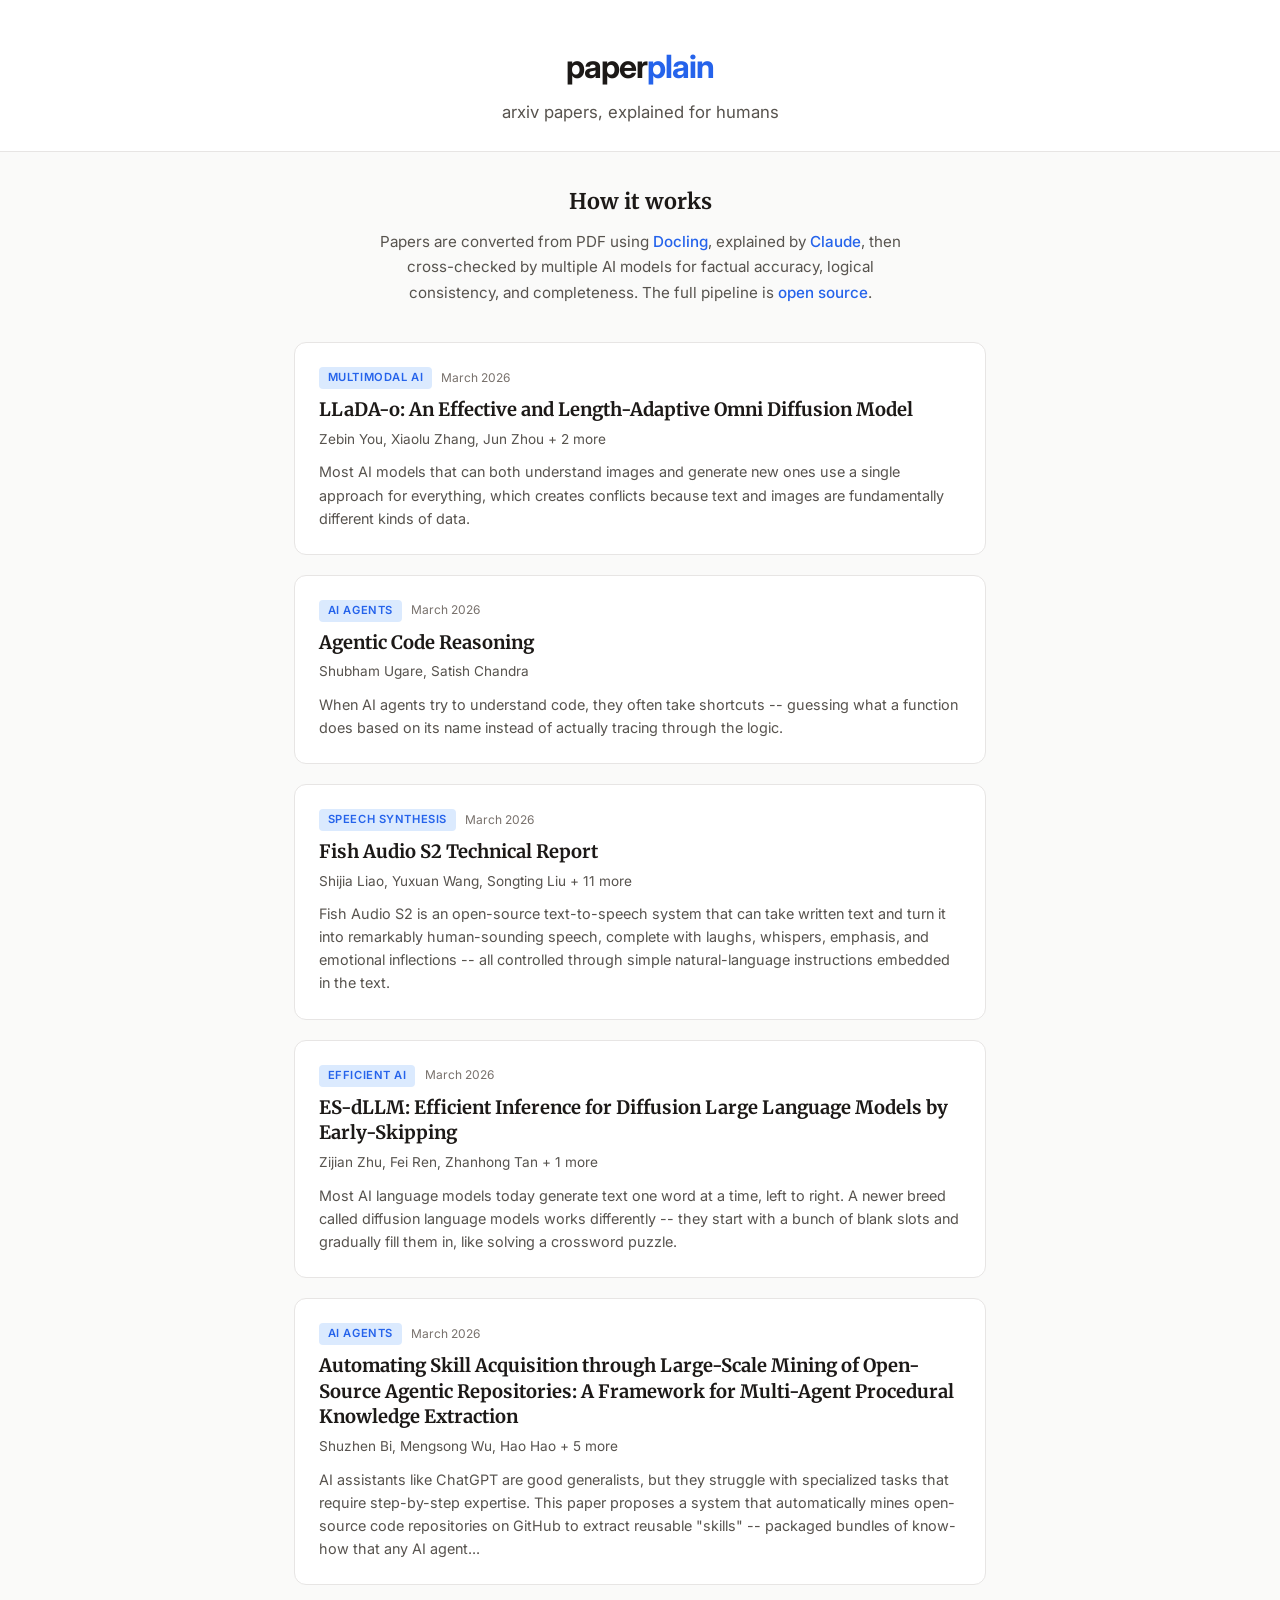
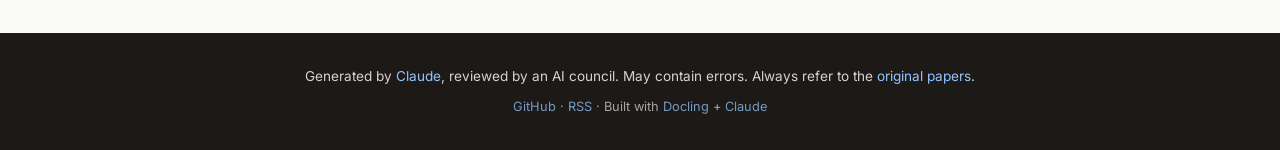
<file: docs/index.html>
<!DOCTYPE html>
<html lang="en">
<head>
    <meta charset="UTF-8">
    <meta name="viewport" content="width=device-width, initial-scale=1.0">
    <title>paperplain — arxiv papers, explained</title>
    <meta name="description" content="Complex research papers explained in plain language. Generated by Claude, reviewed by an AI council.">
    <meta property="og:title" content="paperplain — arxiv papers, explained">
    <meta property="og:description" content="Complex research papers explained in plain language. Generated by Claude, reviewed by an AI council.">
    <meta property="og:type" content="website">
    <meta property="og:url" content="https://tashfeenm.github.io/paperplain/">
    <meta name="twitter:card" content="summary">
    <meta name="twitter:title" content="paperplain — arxiv papers, explained">
    <meta name="twitter:description" content="Complex research papers explained in plain language. Generated by Claude, reviewed by an AI council.">
    <link rel="canonical" href="https://tashfeenm.github.io/paperplain/">
    <link rel="alternate" type="application/rss+xml" title="paperplain" href="https://tashfeenm.github.io/paperplain/feed.xml">
    <link rel="icon" type="image/svg+xml" href="favicon.svg">
    <link rel="stylesheet" href="style.css">
    <link rel="preconnect" href="https://fonts.googleapis.com">
    <link rel="preconnect" href="https://fonts.gstatic.com" crossorigin>
    <link href="https://fonts.googleapis.com/css2?family=Inter:wght@400;500;600;700&family=Merriweather:wght@400;700&display=swap" rel="stylesheet">
</head>
<body>
    <header>
        <div class="container">
            <a href="index.html" class="logo-link">
                <h1 class="logo">paper<span class="logo-accent">plain</span></h1>
            </a>
            <p class="tagline">arxiv papers, explained for humans</p>
        </div>
    </header>

    <main class="container">
        <section class="how-it-works">
            <h2>How it works</h2>
            <p>Papers are converted from PDF using <a href="https://ds4sd.github.io/docling/" target="_blank" rel="noopener">Docling</a>,
            explained by <a href="https://www.anthropic.com" target="_blank" rel="noopener">Claude</a>,
            then cross-checked by multiple AI models for factual accuracy, logical consistency, and completeness.
            The full pipeline is <a href="https://github.com/tashfeenm/paperplain" target="_blank" rel="noopener">open source</a>.</p>
        </section>

        <section class="papers-grid">

            <a href="papers/2603.01068.html" class="paper-card">
                <div class="card-meta">
                    <span class="category-tag">Multimodal AI</span>
                    <span class="card-date">March 2026</span>
                </div>
                <h3 class="card-title">LLaDA-o: An Effective and Length-Adaptive Omni Diffusion Model</h3>
                <p class="card-authors">Zebin You, Xiaolu Zhang, Jun Zhou + 2 more</p>
                <p class="card-tldr">Most AI models that can both understand images and generate new ones use a single approach for everything, which creates conflicts because text and images are fundamentally different kinds of data.</p>
            </a>

            <a href="papers/2603.01896.html" class="paper-card">
                <div class="card-meta">
                    <span class="category-tag">AI Agents</span>
                    <span class="card-date">March 2026</span>
                </div>
                <h3 class="card-title">Agentic Code Reasoning</h3>
                <p class="card-authors">Shubham Ugare, Satish Chandra</p>
                <p class="card-tldr">When AI agents try to understand code, they often take shortcuts -- guessing what a function does based on its name instead of actually tracing through the logic.</p>
            </a>

            <a href="papers/2603.08823.html" class="paper-card">
                <div class="card-meta">
                    <span class="category-tag">Speech Synthesis</span>
                    <span class="card-date">March 2026</span>
                </div>
                <h3 class="card-title">Fish Audio S2 Technical Report</h3>
                <p class="card-authors">Shijia Liao, Yuxuan Wang, Songting Liu + 11 more</p>
                <p class="card-tldr">Fish Audio S2 is an open-source text-to-speech system that can take written text and turn it into remarkably human-sounding speech, complete with laughs, whispers, emphasis, and emotional inflections -- all controlled through simple natural-language instructions embedded in the text.</p>
            </a>

            <a href="papers/2603.10088.html" class="paper-card">
                <div class="card-meta">
                    <span class="category-tag">Efficient AI</span>
                    <span class="card-date">March 2026</span>
                </div>
                <h3 class="card-title">ES-dLLM: Efficient Inference for Diffusion Large Language Models by Early-Skipping</h3>
                <p class="card-authors">Zijian Zhu, Fei Ren, Zhanhong Tan + 1 more</p>
                <p class="card-tldr">Most AI language models today generate text one word at a time, left to right. A newer breed called diffusion language models works differently -- they start with a bunch of blank slots and gradually fill them in, like solving a crossword puzzle.</p>
            </a>

            <a href="papers/2603.11808.html" class="paper-card">
                <div class="card-meta">
                    <span class="category-tag">AI Agents</span>
                    <span class="card-date">March 2026</span>
                </div>
                <h3 class="card-title">Automating Skill Acquisition through Large-Scale Mining of Open-Source Agentic Repositories: A Framework for Multi-Agent Procedural Knowledge Extraction</h3>
                <p class="card-authors">Shuzhen Bi, Mengsong Wu, Hao Hao + 5 more</p>
                <p class="card-tldr">AI assistants like ChatGPT are good generalists, but they struggle with specialized tasks that require step-by-step expertise. This paper proposes a system that automatically mines open-source code repositories on GitHub to extract reusable &quot;skills&quot; -- packaged bundles of know-how that any AI agent...</p>
            </a>
        </section>
    </main>

    <footer>
        <div class="container">
            <p class="disclaimer">
                Generated by <a href="https://www.anthropic.com" target="_blank" rel="noopener">Claude</a>,
                reviewed by an AI council.
                May contain errors. Always refer to the
                <a href="https://arxiv.org" target="_blank" rel="noopener">original papers</a>.
            </p>
            <p class="credits">
                <a href="https://github.com/tashfeenm/paperplain" target="_blank" rel="noopener">GitHub</a> &middot;
                <a href="feed.xml">RSS</a> &middot;
                Built with <a href="https://ds4sd.github.io/docling/" target="_blank" rel="noopener">Docling</a>
                + <a href="https://www.anthropic.com" target="_blank" rel="noopener">Claude</a>
            </p>
        </div>
    </footer>
</body>
</html>
</file>
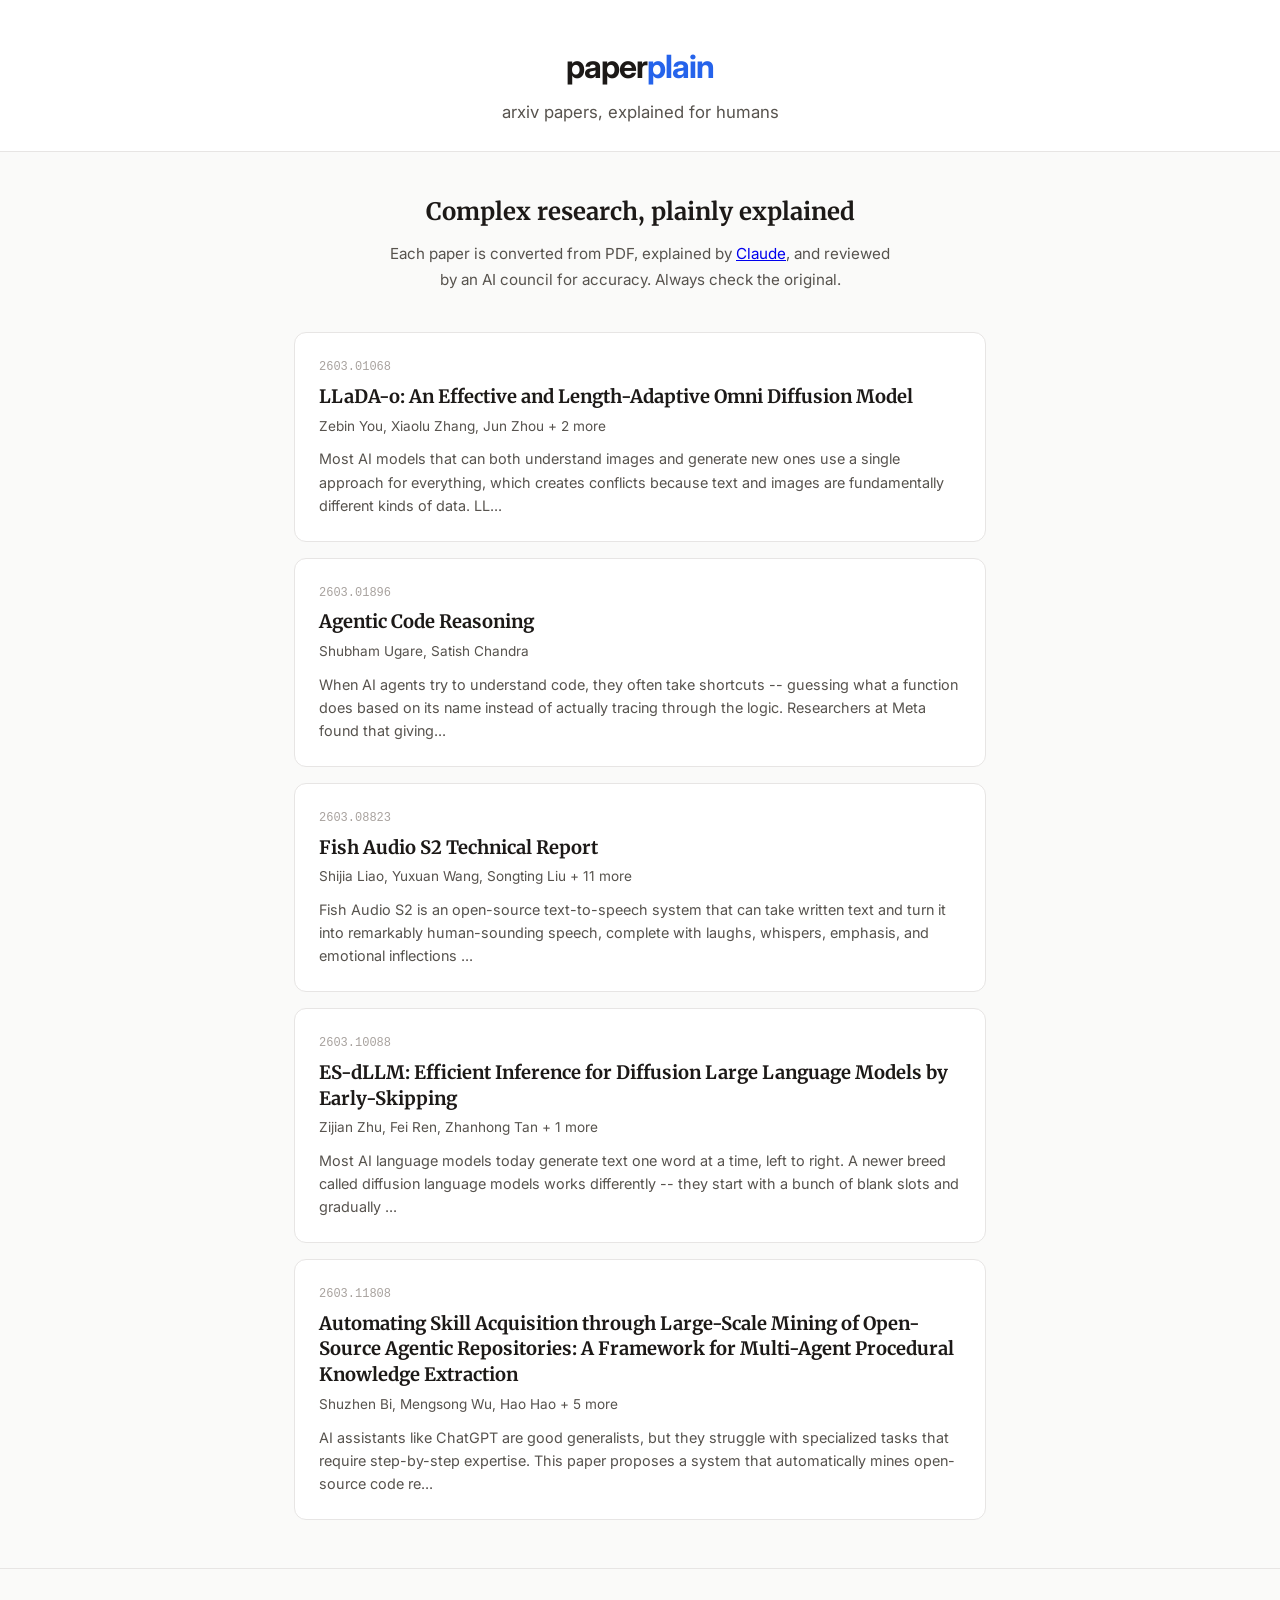
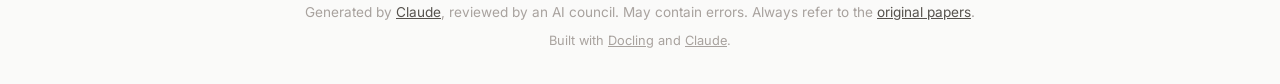
<file: site/index.html>
<!DOCTYPE html>
<html lang="en">
<head>
    <meta charset="UTF-8">
    <meta name="viewport" content="width=device-width, initial-scale=1.0">
    <title>paperplain — arxiv papers, explained</title>
    <link rel="stylesheet" href="style.css">
    <link rel="preconnect" href="https://fonts.googleapis.com">
    <link rel="preconnect" href="https://fonts.gstatic.com" crossorigin>
    <link href="https://fonts.googleapis.com/css2?family=Inter:wght@400;500;600;700&family=Merriweather:wght@400;700&display=swap" rel="stylesheet">
</head>
<body>
    <header>
        <div class="container">
            <h1 class="logo">paper<span class="logo-accent">plain</span></h1>
            <p class="tagline">arxiv papers, explained for humans</p>
        </div>
    </header>

    <main class="container">
        <section class="hero">
            <h2>Complex research, plainly explained</h2>
            <p>Each paper is converted from PDF, explained by
            <a href="https://www.anthropic.com" target="_blank">Claude</a>, and reviewed
            by an AI council for accuracy. Always check the original.</p>
        </section>

        <section class="papers-grid">

            <a href="papers/2603.01068.html" class="paper-card">
                <div class="card-id">2603.01068</div>
                <h3 class="card-title">LLaDA-o: An Effective and Length-Adaptive Omni Diffusion Model</h3>
                <p class="card-authors">Zebin You, Xiaolu Zhang, Jun Zhou + 2 more</p>
                <p class="card-tldr">Most AI models that can both understand images and generate new ones use a single approach for everything, which creates conflicts because text and images are fundamentally different kinds of data. LL...</p>
            </a>

            <a href="papers/2603.01896.html" class="paper-card">
                <div class="card-id">2603.01896</div>
                <h3 class="card-title">Agentic Code Reasoning</h3>
                <p class="card-authors">Shubham Ugare, Satish Chandra</p>
                <p class="card-tldr">When AI agents try to understand code, they often take shortcuts -- guessing what a function does based on its name instead of actually tracing through the logic. Researchers at Meta found that giving...</p>
            </a>

            <a href="papers/2603.08823.html" class="paper-card">
                <div class="card-id">2603.08823</div>
                <h3 class="card-title">Fish Audio S2 Technical Report</h3>
                <p class="card-authors">Shijia Liao, Yuxuan Wang, Songting Liu + 11 more</p>
                <p class="card-tldr">Fish Audio S2 is an open-source text-to-speech system that can take written text and turn it into remarkably human-sounding speech, complete with laughs, whispers, emphasis, and emotional inflections ...</p>
            </a>

            <a href="papers/2603.10088.html" class="paper-card">
                <div class="card-id">2603.10088</div>
                <h3 class="card-title">ES-dLLM: Efficient Inference for Diffusion Large Language Models by Early-Skipping</h3>
                <p class="card-authors">Zijian Zhu, Fei Ren, Zhanhong Tan + 1 more</p>
                <p class="card-tldr">Most AI language models today generate text one word at a time, left to right. A newer breed called diffusion language models works differently -- they start with a bunch of blank slots and gradually ...</p>
            </a>

            <a href="papers/2603.11808.html" class="paper-card">
                <div class="card-id">2603.11808</div>
                <h3 class="card-title">Automating Skill Acquisition through Large-Scale Mining of Open-Source Agentic Repositories: A Framework for Multi-Agent Procedural Knowledge Extraction</h3>
                <p class="card-authors">Shuzhen Bi, Mengsong Wu, Hao Hao + 5 more</p>
                <p class="card-tldr">AI assistants like ChatGPT are good generalists, but they struggle with specialized tasks that require step-by-step expertise. This paper proposes a system that automatically mines open-source code re...</p>
            </a>
        </section>
    </main>

    <footer>
        <div class="container">
            <p class="disclaimer">
                Generated by <a href="https://www.anthropic.com" target="_blank">Claude</a>,
                reviewed by an AI council.
                May contain errors. Always refer to the
                <a href="https://arxiv.org" target="_blank">original papers</a>.
            </p>
            <p class="credits">
                Built with <a href="https://ds4sd.github.io/docling/" target="_blank">Docling</a>
                and <a href="https://www.anthropic.com" target="_blank">Claude</a>.
            </p>
        </div>
    </footer>
</body>
</html>
</file>
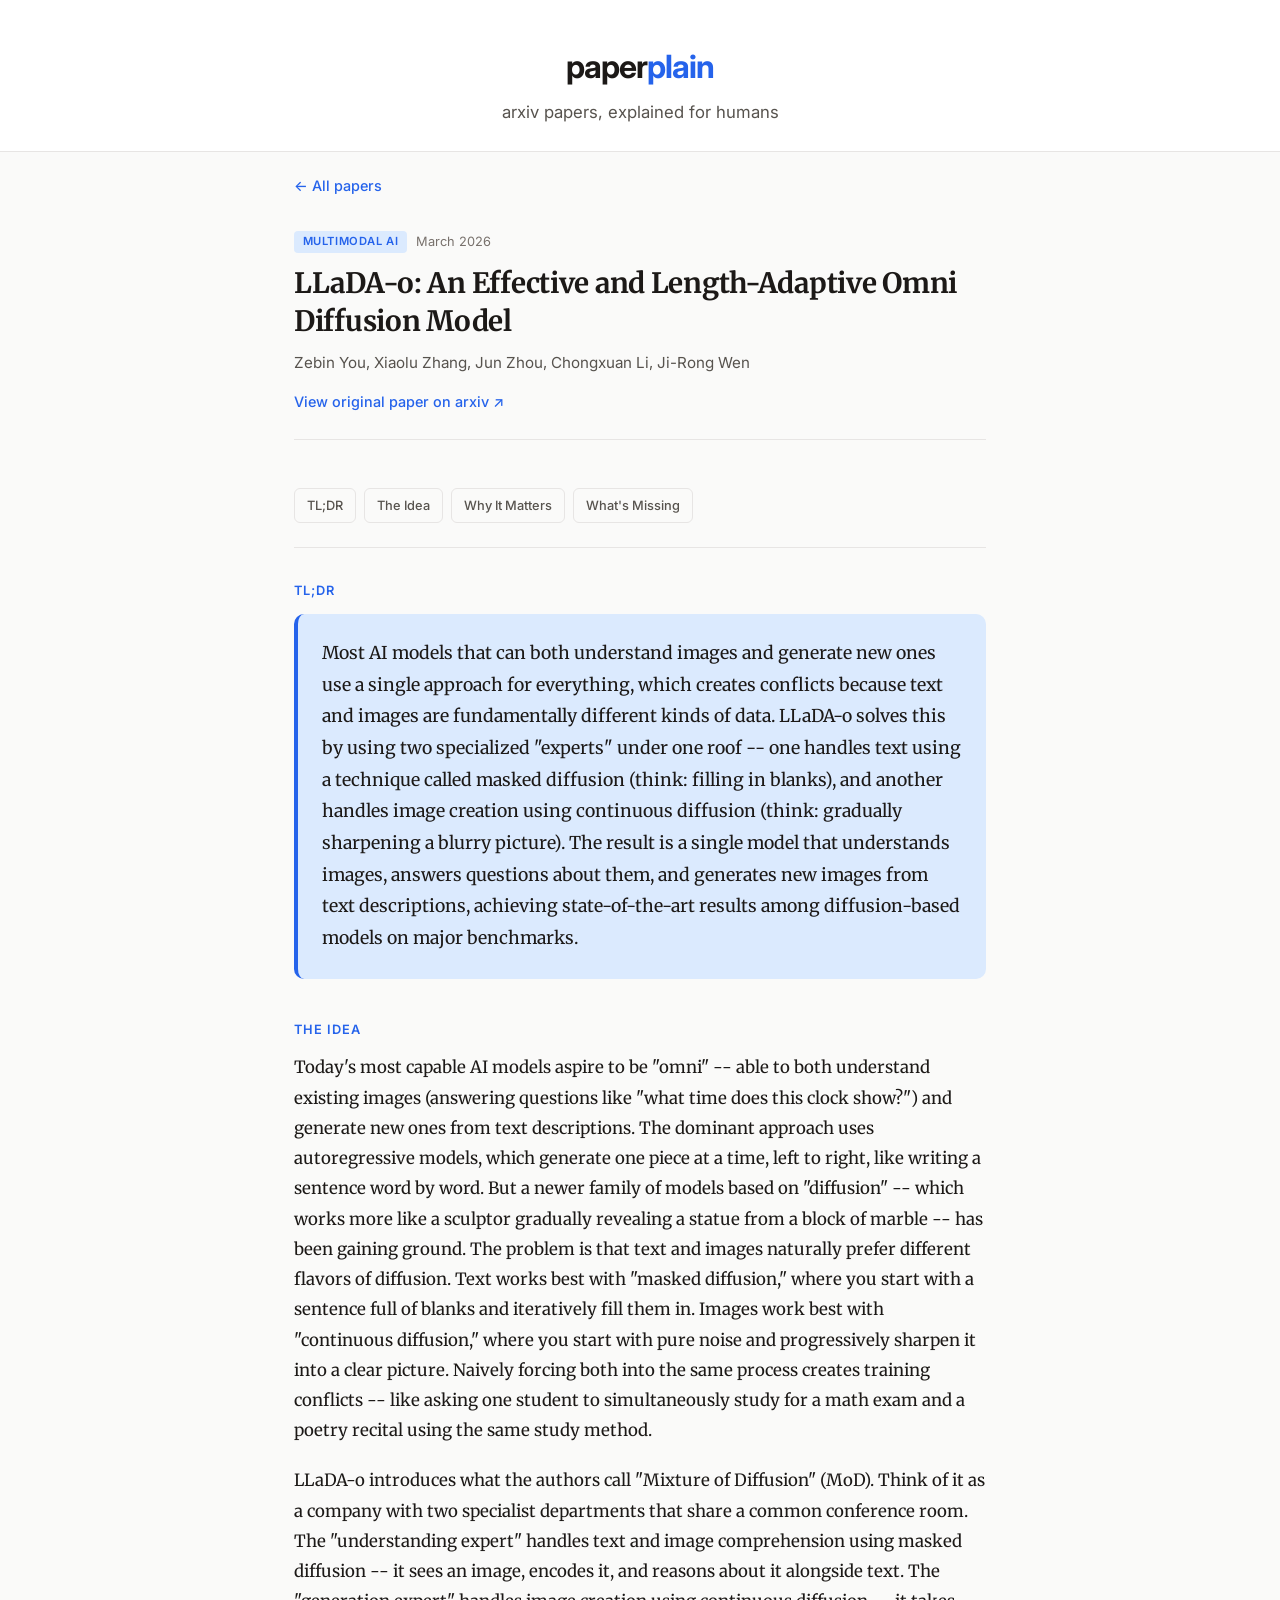
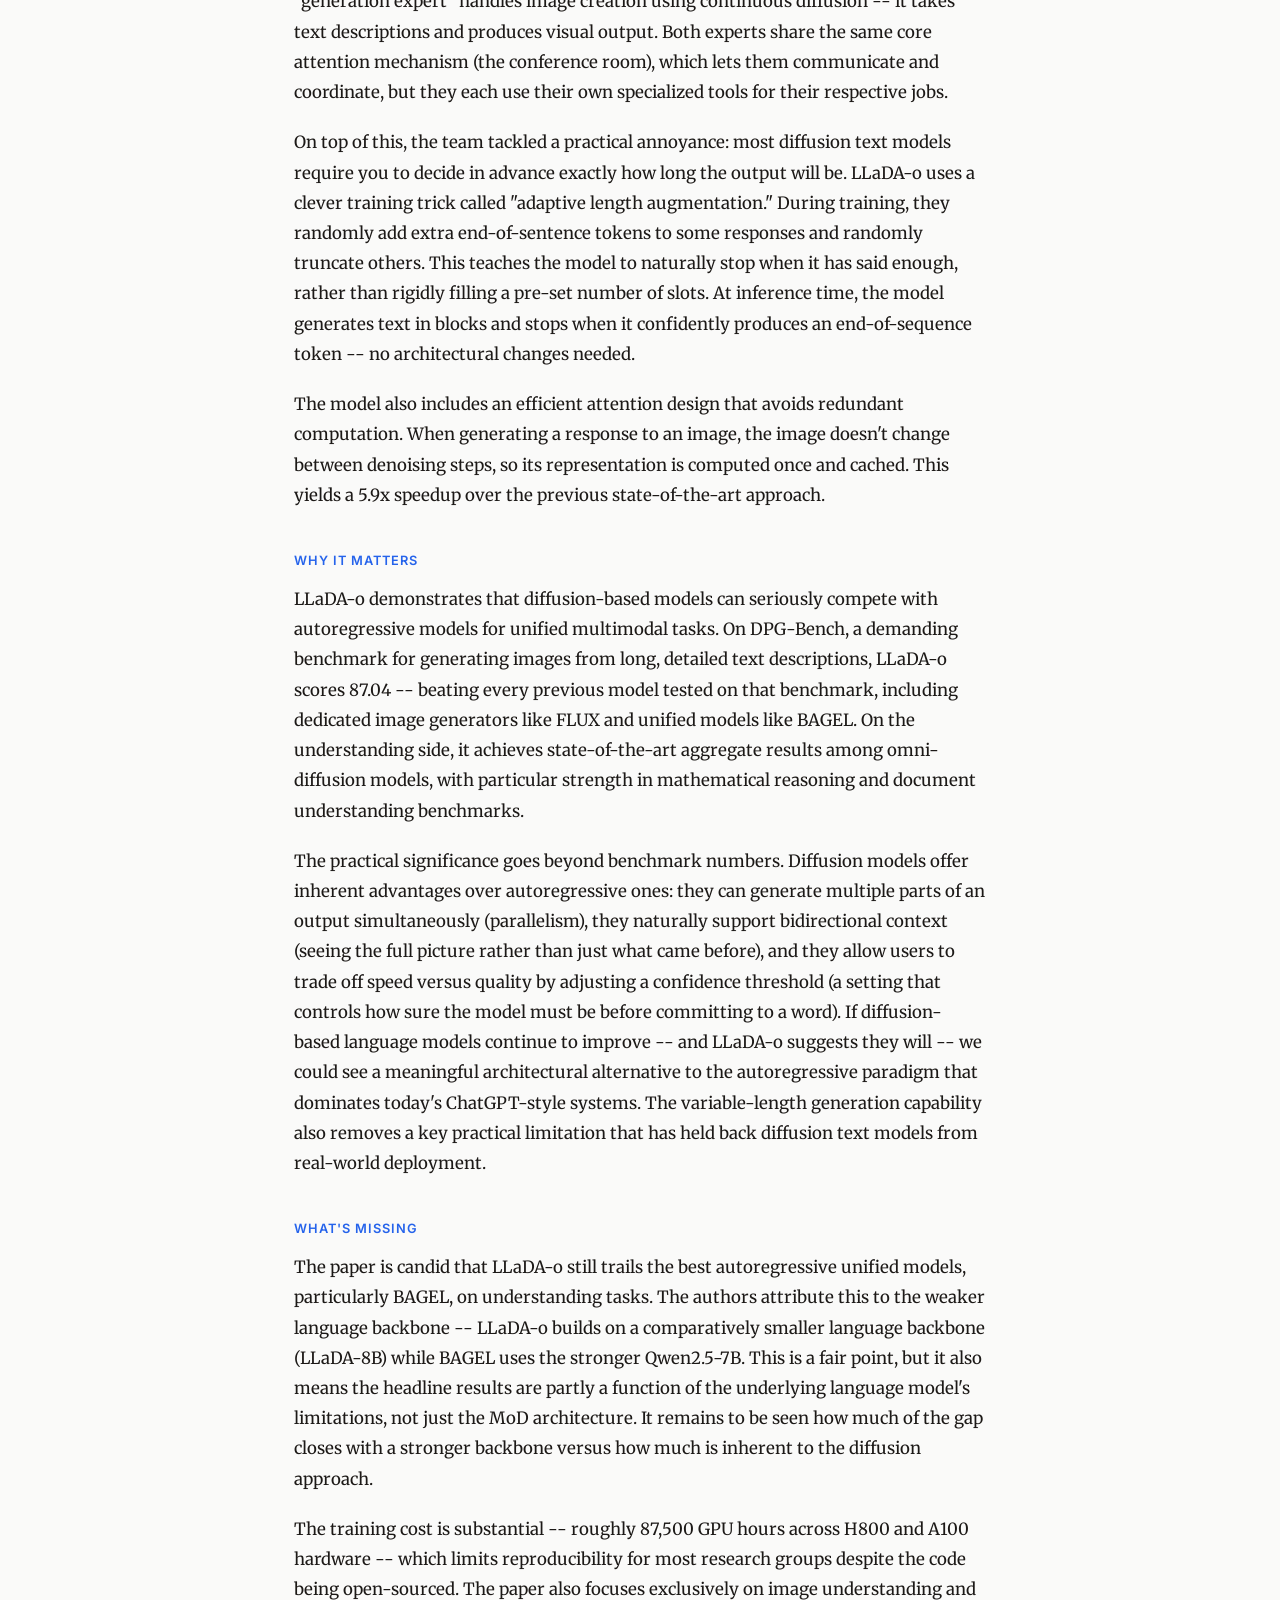
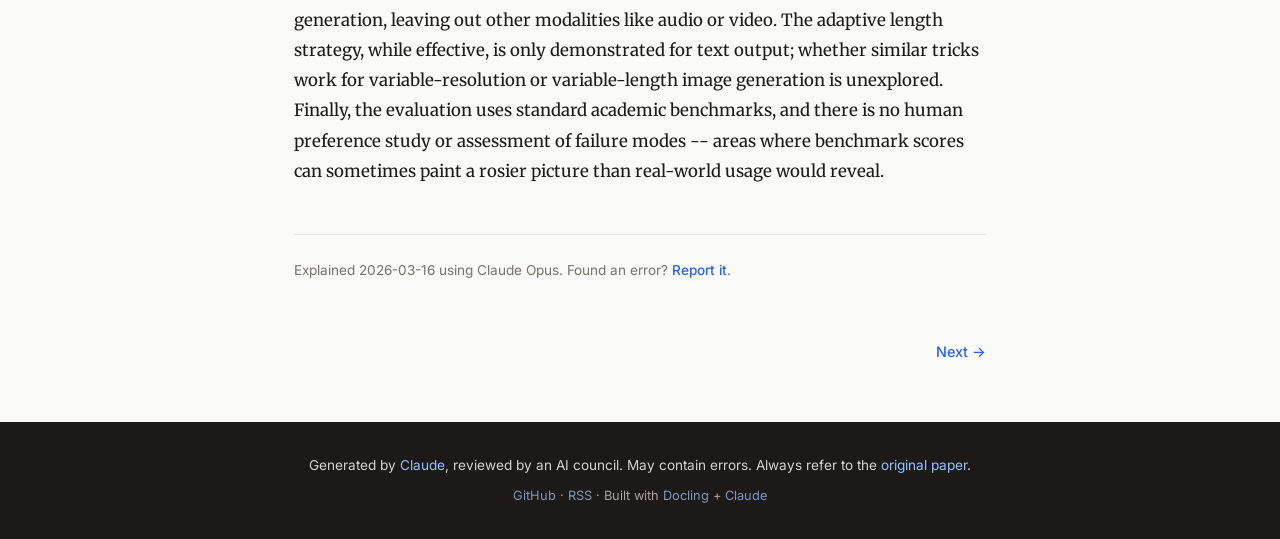
<file: docs/papers/2603.01068.html>
<!DOCTYPE html>
<html lang="en">
<head>
    <meta charset="UTF-8">
    <meta name="viewport" content="width=device-width, initial-scale=1.0">
    <title>LLaDA-o: An Effective and Length-Adaptive Omni Diffusion Model — paperplain</title>
    <meta name="description" content="Most AI models that can both understand images and generate new ones use a single approach for everything, which creates conflicts because text and images are fundamentally different kinds of data....">
    <meta property="og:title" content="LLaDA-o: An Effective and Length-Adaptive Omni Diffusion Model — paperplain">
    <meta property="og:description" content="Most AI models that can both understand images and generate new ones use a single approach for everything, which creates conflicts because text and images are fundamentally different kinds of data....">
    <meta property="og:type" content="article">
    <meta property="og:url" content="https://tashfeenm.github.io/paperplain/papers/2603.01068.html">
    <meta name="twitter:card" content="summary">
    <meta name="twitter:title" content="LLaDA-o: An Effective and Length-Adaptive Omni Diffusion Model — paperplain">
    <meta name="twitter:description" content="Most AI models that can both understand images and generate new ones use a single approach for everything, which creates conflicts because text and images are fundamentally different kinds of data....">
    <link rel="canonical" href="https://tashfeenm.github.io/paperplain/papers/2603.01068.html">
    <link rel="icon" type="image/svg+xml" href="../favicon.svg">
    <link rel="stylesheet" href="../style.css">
    <link rel="preconnect" href="https://fonts.googleapis.com">
    <link rel="preconnect" href="https://fonts.gstatic.com" crossorigin>
    <link href="https://fonts.googleapis.com/css2?family=Inter:wght@400;500;600;700&family=Merriweather:wght@400;700&display=swap" rel="stylesheet">
</head>
<body>
    <header>
        <div class="container">
            <a href="../index.html" class="logo-link">
                <h1 class="logo">paper<span class="logo-accent">plain</span></h1>
            </a>
            <p class="tagline">arxiv papers, explained for humans</p>
        </div>
    </header>

    <main class="container">
        <div class="top-nav">
            <a href="../index.html">&larr; All papers</a>
        </div>

        <article class="result-section">
            <div class="paper-header">
                <div class="paper-meta">
                    <span class="category-tag">Multimodal AI</span>
                    <span class="paper-date">March 2026</span>
                </div>
                <h2 class="paper-title">LLaDA-o: An Effective and Length-Adaptive Omni Diffusion Model</h2>
                <p class="paper-authors">Zebin You, Xiaolu Zhang, Jun Zhou, Chongxuan Li, Ji-Rong Wen</p>
                <a href="https://arxiv.org/abs/2603.01068" target="_blank" rel="noopener" class="paper-link">
                    View original paper on arxiv &nearr;
                </a>
            </div>

            <nav class="section-toc" aria-label="Sections">
                <a href="#tldr">TL;DR</a>
                <a href="#the-idea">The Idea</a>
                <a href="#why-it-matters">Why It Matters</a>
                <a href="#whats-missing">What's Missing</a>
            </nav>

            <div class="explanation">
                <section id="tldr" class="explanation-block">
                    <h3 class="section-label">TL;DR</h3>
                    <div class="section-content tldr-content">
                    <p>Most AI models that can both understand images and generate new ones use a single approach for everything, which creates conflicts because text and images are fundamentally different kinds of data. LLaDA-o solves this by using two specialized &quot;experts&quot; under one roof -- one handles text using a technique called masked diffusion (think: filling in blanks), and another handles image creation using continuous diffusion (think: gradually sharpening a blurry picture). The result is a single model that understands images, answers questions about them, and generates new images from text descriptions, achieving state-of-the-art results among diffusion-based models on major benchmarks.</p>
                    </div>
                </section>

                <section id="the-idea" class="explanation-block">
                    <h3 class="section-label">The Idea</h3>
                    <div class="section-content">
                    <p>Today&#x27;s most capable AI models aspire to be &quot;omni&quot; -- able to both understand existing images (answering questions like &quot;what time does this clock show?&quot;) and generate new ones from text descriptions. The dominant approach uses autoregressive models, which generate one piece at a time, left to right, like writing a sentence word by word. But a newer family of models based on &quot;diffusion&quot; -- which works more like a sculptor gradually revealing a statue from a block of marble -- has been gaining ground. The problem is that text and images naturally prefer different flavors of diffusion. Text works best with &quot;masked diffusion,&quot; where you start with a sentence full of blanks and iteratively fill them in. Images work best with &quot;continuous diffusion,&quot; where you start with pure noise and progressively sharpen it into a clear picture. Naively forcing both into the same process creates training conflicts -- like asking one student to simultaneously study for a math exam and a poetry recital using the same study method.</p>
                    <p>LLaDA-o introduces what the authors call &quot;Mixture of Diffusion&quot; (MoD). Think of it as a company with two specialist departments that share a common conference room. The &quot;understanding expert&quot; handles text and image comprehension using masked diffusion -- it sees an image, encodes it, and reasons about it alongside text. The &quot;generation expert&quot; handles image creation using continuous diffusion -- it takes text descriptions and produces visual output. Both experts share the same core attention mechanism (the conference room), which lets them communicate and coordinate, but they each use their own specialized tools for their respective jobs.</p>
                    <p>On top of this, the team tackled a practical annoyance: most diffusion text models require you to decide in advance exactly how long the output will be. LLaDA-o uses a clever training trick called &quot;adaptive length augmentation.&quot; During training, they randomly add extra end-of-sentence tokens to some responses and randomly truncate others. This teaches the model to naturally stop when it has said enough, rather than rigidly filling a pre-set number of slots. At inference time, the model generates text in blocks and stops when it confidently produces an end-of-sequence token -- no architectural changes needed.</p>
                    <p>The model also includes an efficient attention design that avoids redundant computation. When generating a response to an image, the image doesn&#x27;t change between denoising steps, so its representation is computed once and cached. This yields a 5.9x speedup over the previous state-of-the-art approach.</p>
                    </div>
                </section>

                <section id="why-it-matters" class="explanation-block">
                    <h3 class="section-label">Why It Matters</h3>
                    <div class="section-content">
                    <p>LLaDA-o demonstrates that diffusion-based models can seriously compete with autoregressive models for unified multimodal tasks. On DPG-Bench, a demanding benchmark for generating images from long, detailed text descriptions, LLaDA-o scores 87.04 -- beating every previous model tested on that benchmark, including dedicated image generators like FLUX and unified models like BAGEL. On the understanding side, it achieves state-of-the-art aggregate results among omni-diffusion models, with particular strength in mathematical reasoning and document understanding benchmarks.</p>
                    <p>The practical significance goes beyond benchmark numbers. Diffusion models offer inherent advantages over autoregressive ones: they can generate multiple parts of an output simultaneously (parallelism), they naturally support bidirectional context (seeing the full picture rather than just what came before), and they allow users to trade off speed versus quality by adjusting a confidence threshold (a setting that controls how sure the model must be before committing to a word). If diffusion-based language models continue to improve -- and LLaDA-o suggests they will -- we could see a meaningful architectural alternative to the autoregressive paradigm that dominates today&#x27;s ChatGPT-style systems. The variable-length generation capability also removes a key practical limitation that has held back diffusion text models from real-world deployment.</p>
                    </div>
                </section>

                <section id="whats-missing" class="explanation-block">
                    <h3 class="section-label">What's Missing</h3>
                    <div class="section-content">
                    <p>The paper is candid that LLaDA-o still trails the best autoregressive unified models, particularly BAGEL, on understanding tasks. The authors attribute this to the weaker language backbone -- LLaDA-o builds on a comparatively smaller language backbone (LLaDA-8B) while BAGEL uses the stronger Qwen2.5-7B. This is a fair point, but it also means the headline results are partly a function of the underlying language model&#x27;s limitations, not just the MoD architecture. It remains to be seen how much of the gap closes with a stronger backbone versus how much is inherent to the diffusion approach.</p>
                    <p>The training cost is substantial -- roughly 87,500 GPU hours across H800 and A100 hardware -- which limits reproducibility for most research groups despite the code being open-sourced. The paper also focuses exclusively on image understanding and generation, leaving out other modalities like audio or video. The adaptive length strategy, while effective, is only demonstrated for text output; whether similar tricks work for variable-resolution or variable-length image generation is unexplored. Finally, the evaluation uses standard academic benchmarks, and there is no human preference study or assessment of failure modes -- areas where benchmark scores can sometimes paint a rosier picture than real-world usage would reveal.</p>
                    </div>
                </section>
            </div>
        </article>

        <div class="paper-footer-meta">
            <p>Explained 2026-03-16 using Claude Opus.
            Found an error? <a href="https://github.com/tashfeenm/paperplain/issues/new?title=Error+in+2603.01068&labels=correction" target="_blank" rel="noopener">Report it</a>.</p>
        </div>

        <nav class="prev-next-nav" aria-label="Paper navigation">
            <span class="nav-prev"></span>
            <a href="2603.01896.html" class="nav-next" title="Agentic Code Reasoning">Next &rarr;</a>
        </nav>
    </main>

    <footer>
        <div class="container">
            <p class="disclaimer">
                Generated by <a href="https://www.anthropic.com" target="_blank" rel="noopener">Claude</a>, reviewed by an AI council. May contain errors.
                Always refer to the <a href="https://arxiv.org/abs/2603.01068" target="_blank" rel="noopener">original paper</a>.
            </p>
            <p class="credits">
                <a href="https://github.com/tashfeenm/paperplain" target="_blank" rel="noopener">GitHub</a> &middot;
                <a href="../feed.xml">RSS</a> &middot;
                Built with <a href="https://ds4sd.github.io/docling/" target="_blank" rel="noopener">Docling</a>
                + <a href="https://www.anthropic.com" target="_blank" rel="noopener">Claude</a>
            </p>
        </div>
    </footer>
</body>
</html>
</file>
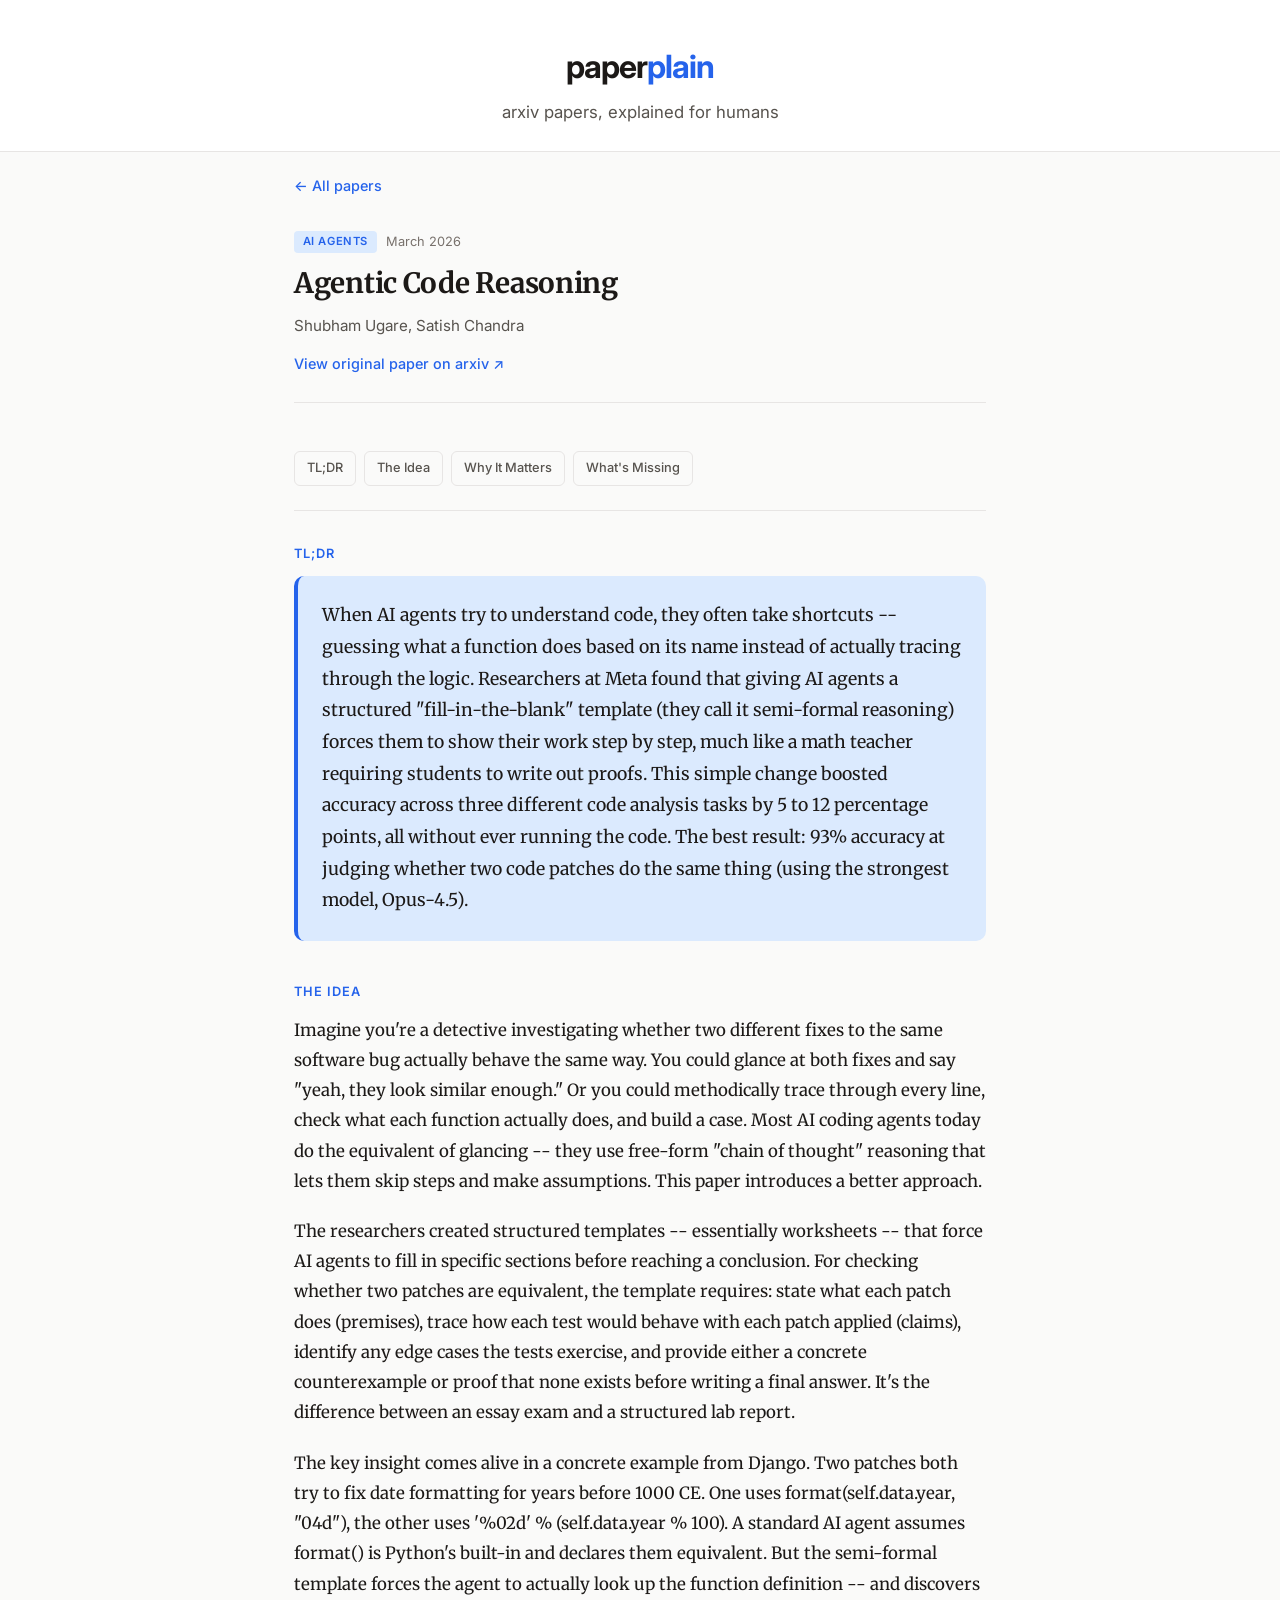
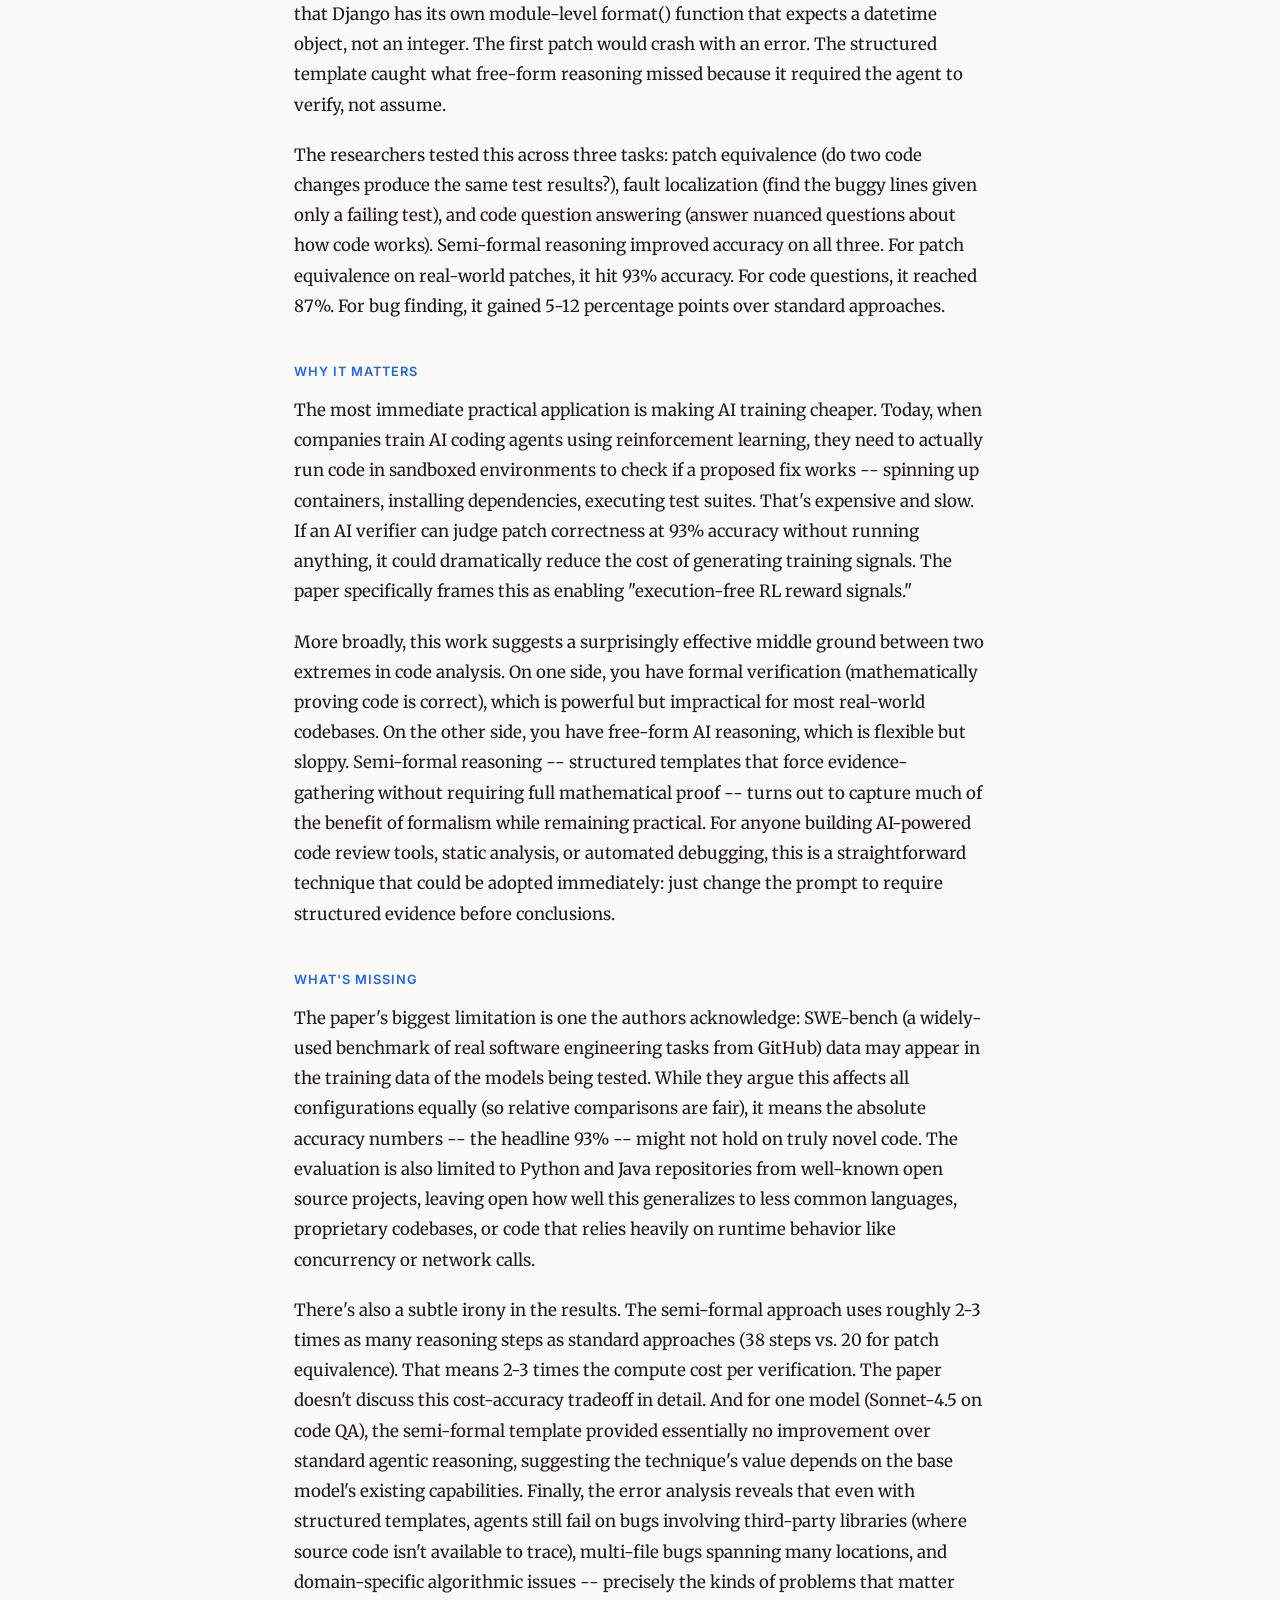
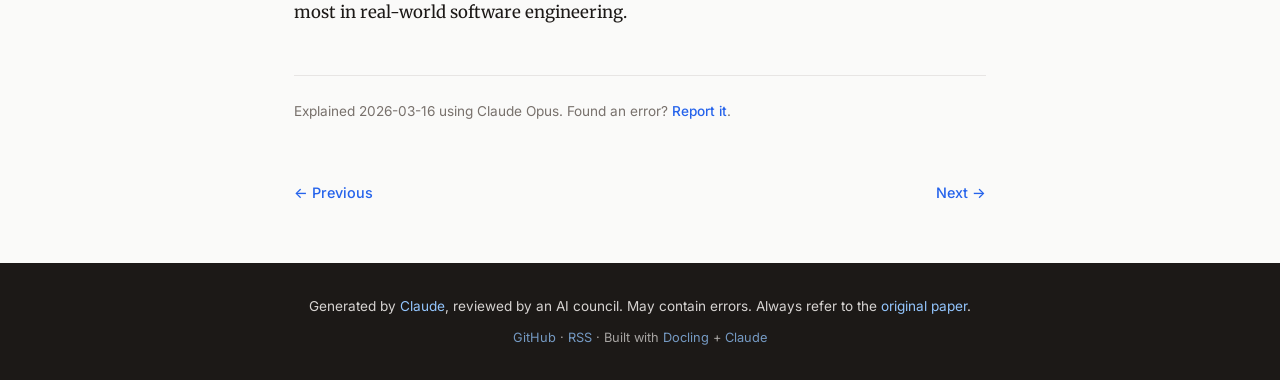
<file: docs/papers/2603.01896.html>
<!DOCTYPE html>
<html lang="en">
<head>
    <meta charset="UTF-8">
    <meta name="viewport" content="width=device-width, initial-scale=1.0">
    <title>Agentic Code Reasoning — paperplain</title>
    <meta name="description" content="When AI agents try to understand code, they often take shortcuts -- guessing what a function does based on its name instead of actually tracing through the logic. Researchers at Meta found that giv...">
    <meta property="og:title" content="Agentic Code Reasoning — paperplain">
    <meta property="og:description" content="When AI agents try to understand code, they often take shortcuts -- guessing what a function does based on its name instead of actually tracing through the logic. Researchers at Meta found that giv...">
    <meta property="og:type" content="article">
    <meta property="og:url" content="https://tashfeenm.github.io/paperplain/papers/2603.01896.html">
    <meta name="twitter:card" content="summary">
    <meta name="twitter:title" content="Agentic Code Reasoning — paperplain">
    <meta name="twitter:description" content="When AI agents try to understand code, they often take shortcuts -- guessing what a function does based on its name instead of actually tracing through the logic. Researchers at Meta found that giv...">
    <link rel="canonical" href="https://tashfeenm.github.io/paperplain/papers/2603.01896.html">
    <link rel="icon" type="image/svg+xml" href="../favicon.svg">
    <link rel="stylesheet" href="../style.css">
    <link rel="preconnect" href="https://fonts.googleapis.com">
    <link rel="preconnect" href="https://fonts.gstatic.com" crossorigin>
    <link href="https://fonts.googleapis.com/css2?family=Inter:wght@400;500;600;700&family=Merriweather:wght@400;700&display=swap" rel="stylesheet">
</head>
<body>
    <header>
        <div class="container">
            <a href="../index.html" class="logo-link">
                <h1 class="logo">paper<span class="logo-accent">plain</span></h1>
            </a>
            <p class="tagline">arxiv papers, explained for humans</p>
        </div>
    </header>

    <main class="container">
        <div class="top-nav">
            <a href="../index.html">&larr; All papers</a>
        </div>

        <article class="result-section">
            <div class="paper-header">
                <div class="paper-meta">
                    <span class="category-tag">AI Agents</span>
                    <span class="paper-date">March 2026</span>
                </div>
                <h2 class="paper-title">Agentic Code Reasoning</h2>
                <p class="paper-authors">Shubham Ugare, Satish Chandra</p>
                <a href="https://arxiv.org/abs/2603.01896" target="_blank" rel="noopener" class="paper-link">
                    View original paper on arxiv &nearr;
                </a>
            </div>

            <nav class="section-toc" aria-label="Sections">
                <a href="#tldr">TL;DR</a>
                <a href="#the-idea">The Idea</a>
                <a href="#why-it-matters">Why It Matters</a>
                <a href="#whats-missing">What's Missing</a>
            </nav>

            <div class="explanation">
                <section id="tldr" class="explanation-block">
                    <h3 class="section-label">TL;DR</h3>
                    <div class="section-content tldr-content">
                    <p>When AI agents try to understand code, they often take shortcuts -- guessing what a function does based on its name instead of actually tracing through the logic. Researchers at Meta found that giving AI agents a structured &quot;fill-in-the-blank&quot; template (they call it semi-formal reasoning) forces them to show their work step by step, much like a math teacher requiring students to write out proofs. This simple change boosted accuracy across three different code analysis tasks by 5 to 12 percentage points, all without ever running the code. The best result: 93% accuracy at judging whether two code patches do the same thing (using the strongest model, Opus-4.5).</p>
                    </div>
                </section>

                <section id="the-idea" class="explanation-block">
                    <h3 class="section-label">The Idea</h3>
                    <div class="section-content">
                    <p>Imagine you&#x27;re a detective investigating whether two different fixes to the same software bug actually behave the same way. You could glance at both fixes and say &quot;yeah, they look similar enough.&quot; Or you could methodically trace through every line, check what each function actually does, and build a case. Most AI coding agents today do the equivalent of glancing -- they use free-form &quot;chain of thought&quot; reasoning that lets them skip steps and make assumptions. This paper introduces a better approach.</p>
                    <p>The researchers created structured templates -- essentially worksheets -- that force AI agents to fill in specific sections before reaching a conclusion. For checking whether two patches are equivalent, the template requires: state what each patch does (premises), trace how each test would behave with each patch applied (claims), identify any edge cases the tests exercise, and provide either a concrete counterexample or proof that none exists before writing a final answer. It&#x27;s the difference between an essay exam and a structured lab report.</p>
                    <p>The key insight comes alive in a concrete example from Django. Two patches both try to fix date formatting for years before 1000 CE. One uses format(self.data.year, &quot;04d&quot;), the other uses &#x27;%02d&#x27; % (self.data.year % 100). A standard AI agent assumes format() is Python&#x27;s built-in and declares them equivalent. But the semi-formal template forces the agent to actually look up the function definition -- and discovers that Django has its own module-level format() function that expects a datetime object, not an integer. The first patch would crash with an error. The structured template caught what free-form reasoning missed because it required the agent to verify, not assume.</p>
                    <p>The researchers tested this across three tasks: patch equivalence (do two code changes produce the same test results?), fault localization (find the buggy lines given only a failing test), and code question answering (answer nuanced questions about how code works). Semi-formal reasoning improved accuracy on all three. For patch equivalence on real-world patches, it hit 93% accuracy. For code questions, it reached 87%. For bug finding, it gained 5-12 percentage points over standard approaches.</p>
                    </div>
                </section>

                <section id="why-it-matters" class="explanation-block">
                    <h3 class="section-label">Why It Matters</h3>
                    <div class="section-content">
                    <p>The most immediate practical application is making AI training cheaper. Today, when companies train AI coding agents using reinforcement learning, they need to actually run code in sandboxed environments to check if a proposed fix works -- spinning up containers, installing dependencies, executing test suites. That&#x27;s expensive and slow. If an AI verifier can judge patch correctness at 93% accuracy without running anything, it could dramatically reduce the cost of generating training signals. The paper specifically frames this as enabling &quot;execution-free RL reward signals.&quot;</p>
                    <p>More broadly, this work suggests a surprisingly effective middle ground between two extremes in code analysis. On one side, you have formal verification (mathematically proving code is correct), which is powerful but impractical for most real-world codebases. On the other side, you have free-form AI reasoning, which is flexible but sloppy. Semi-formal reasoning -- structured templates that force evidence-gathering without requiring full mathematical proof -- turns out to capture much of the benefit of formalism while remaining practical. For anyone building AI-powered code review tools, static analysis, or automated debugging, this is a straightforward technique that could be adopted immediately: just change the prompt to require structured evidence before conclusions.</p>
                    </div>
                </section>

                <section id="whats-missing" class="explanation-block">
                    <h3 class="section-label">What's Missing</h3>
                    <div class="section-content">
                    <p>The paper&#x27;s biggest limitation is one the authors acknowledge: SWE-bench (a widely-used benchmark of real software engineering tasks from GitHub) data may appear in the training data of the models being tested. While they argue this affects all configurations equally (so relative comparisons are fair), it means the absolute accuracy numbers -- the headline 93% -- might not hold on truly novel code. The evaluation is also limited to Python and Java repositories from well-known open source projects, leaving open how well this generalizes to less common languages, proprietary codebases, or code that relies heavily on runtime behavior like concurrency or network calls.</p>
                    <p>There&#x27;s also a subtle irony in the results. The semi-formal approach uses roughly 2-3 times as many reasoning steps as standard approaches (38 steps vs. 20 for patch equivalence). That means 2-3 times the compute cost per verification. The paper doesn&#x27;t discuss this cost-accuracy tradeoff in detail. And for one model (Sonnet-4.5 on code QA), the semi-formal template provided essentially no improvement over standard agentic reasoning, suggesting the technique&#x27;s value depends on the base model&#x27;s existing capabilities. Finally, the error analysis reveals that even with structured templates, agents still fail on bugs involving third-party libraries (where source code isn&#x27;t available to trace), multi-file bugs spanning many locations, and domain-specific algorithmic issues -- precisely the kinds of problems that matter most in real-world software engineering.</p>
                    </div>
                </section>
            </div>
        </article>

        <div class="paper-footer-meta">
            <p>Explained 2026-03-16 using Claude Opus.
            Found an error? <a href="https://github.com/tashfeenm/paperplain/issues/new?title=Error+in+2603.01896&labels=correction" target="_blank" rel="noopener">Report it</a>.</p>
        </div>

        <nav class="prev-next-nav" aria-label="Paper navigation">
            <a href="2603.01068.html" class="nav-prev" title="LLaDA-o: An Effective and Length-Adaptive Omni Diffusion Model">&larr; Previous</a>
            <a href="2603.08823.html" class="nav-next" title="Fish Audio S2 Technical Report">Next &rarr;</a>
        </nav>
    </main>

    <footer>
        <div class="container">
            <p class="disclaimer">
                Generated by <a href="https://www.anthropic.com" target="_blank" rel="noopener">Claude</a>, reviewed by an AI council. May contain errors.
                Always refer to the <a href="https://arxiv.org/abs/2603.01896" target="_blank" rel="noopener">original paper</a>.
            </p>
            <p class="credits">
                <a href="https://github.com/tashfeenm/paperplain" target="_blank" rel="noopener">GitHub</a> &middot;
                <a href="../feed.xml">RSS</a> &middot;
                Built with <a href="https://ds4sd.github.io/docling/" target="_blank" rel="noopener">Docling</a>
                + <a href="https://www.anthropic.com" target="_blank" rel="noopener">Claude</a>
            </p>
        </div>
    </footer>
</body>
</html>
</file>
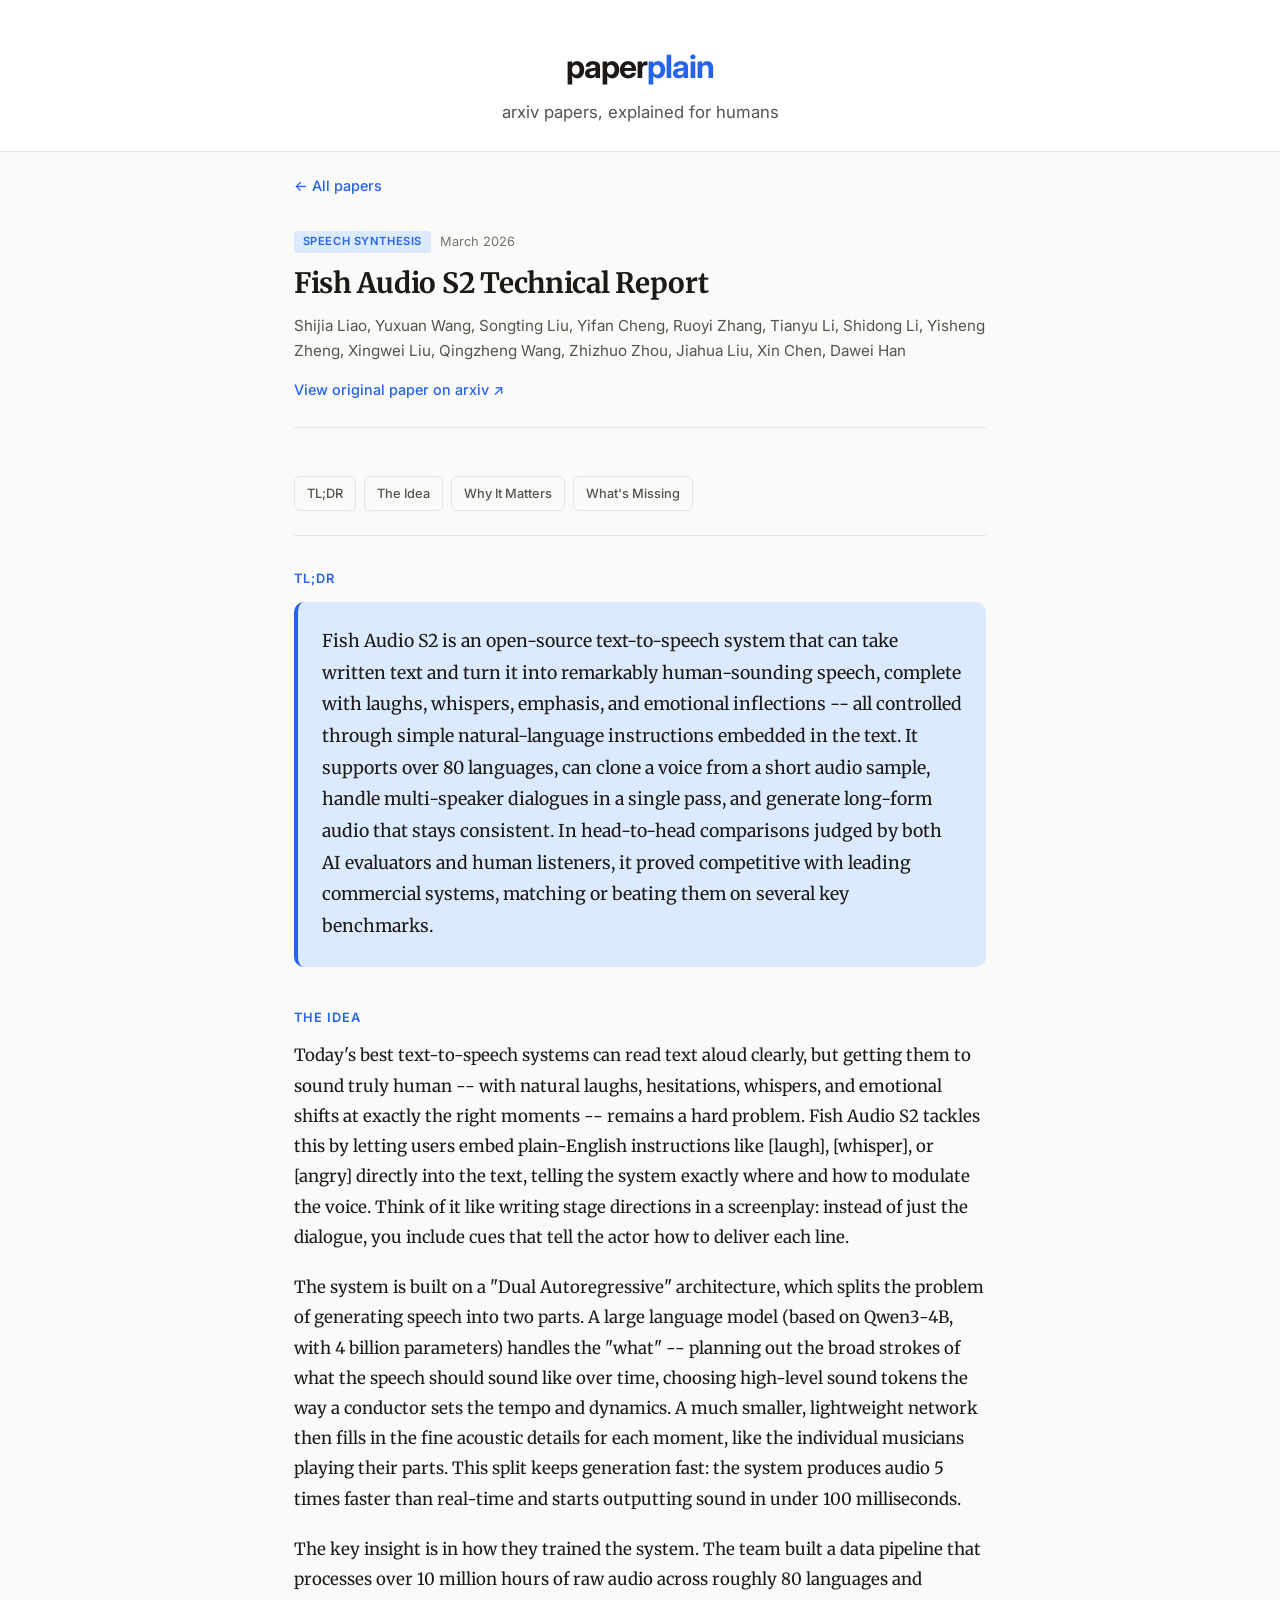
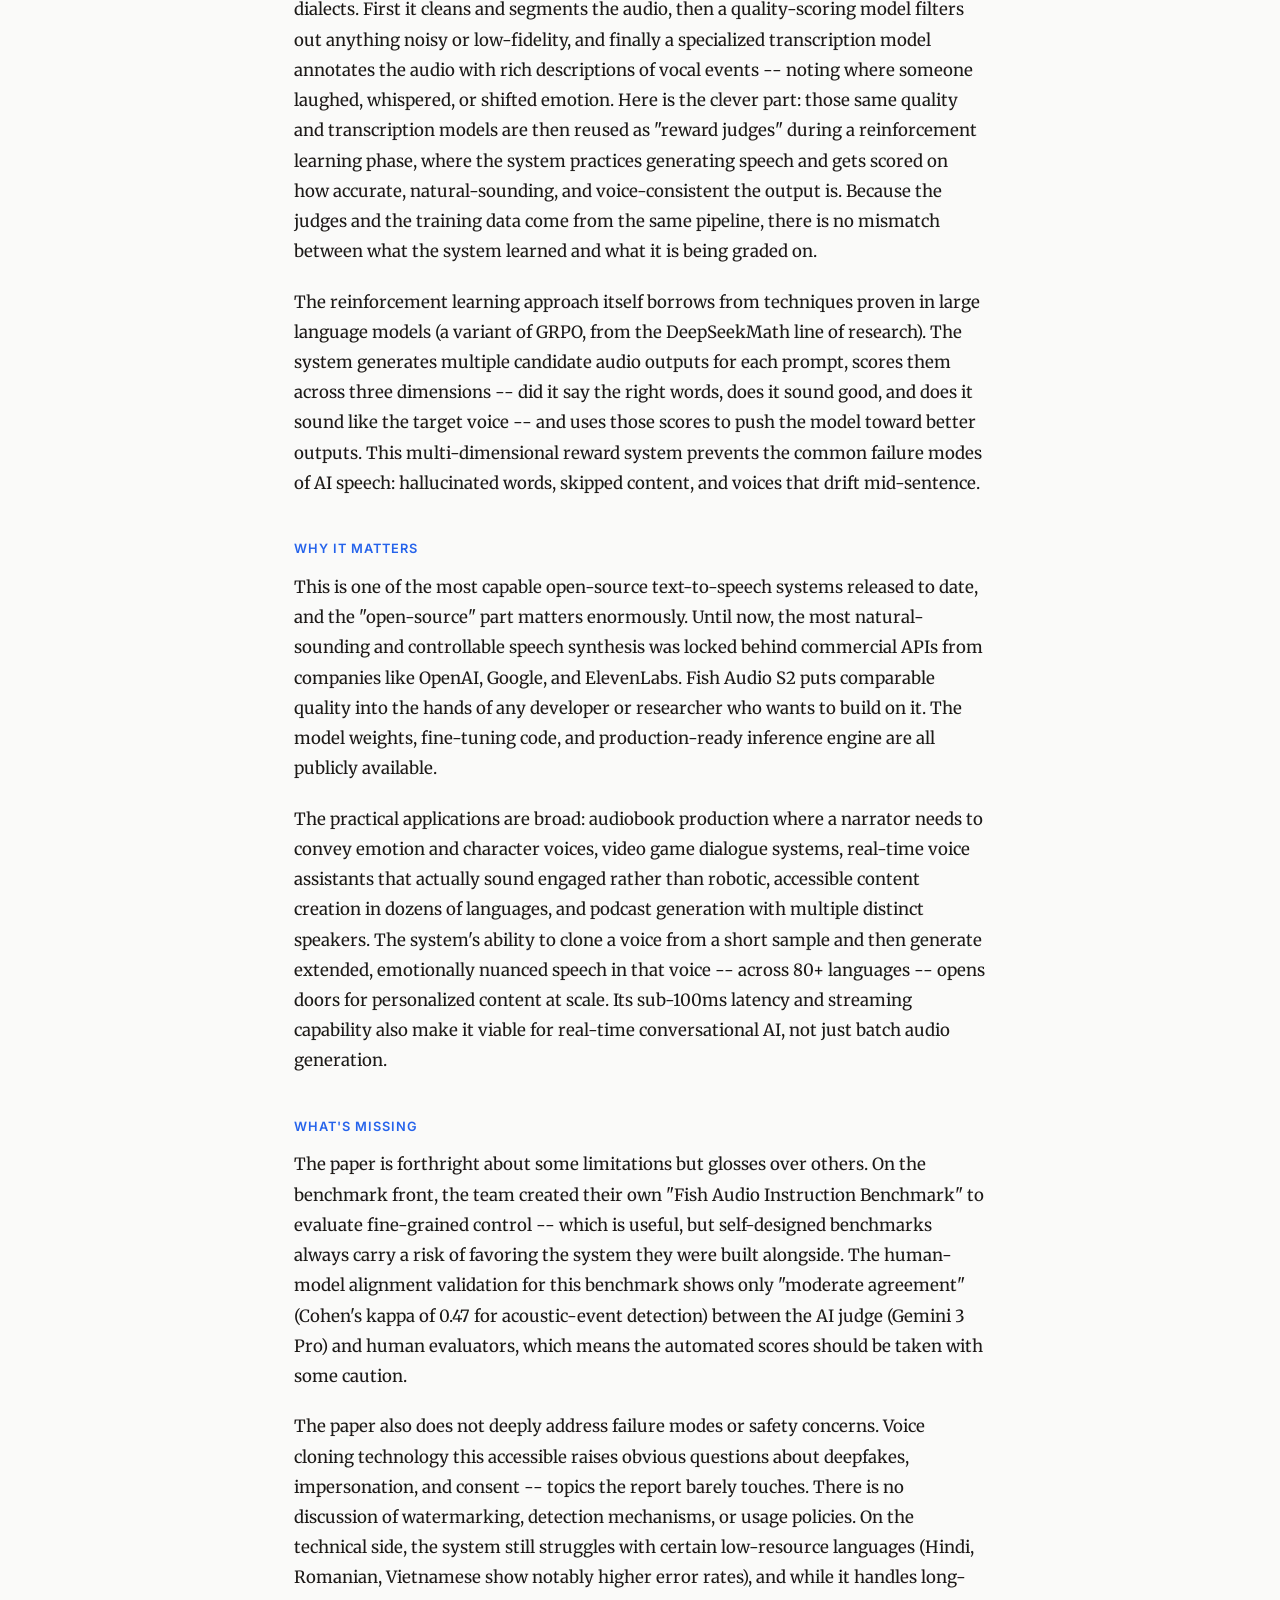
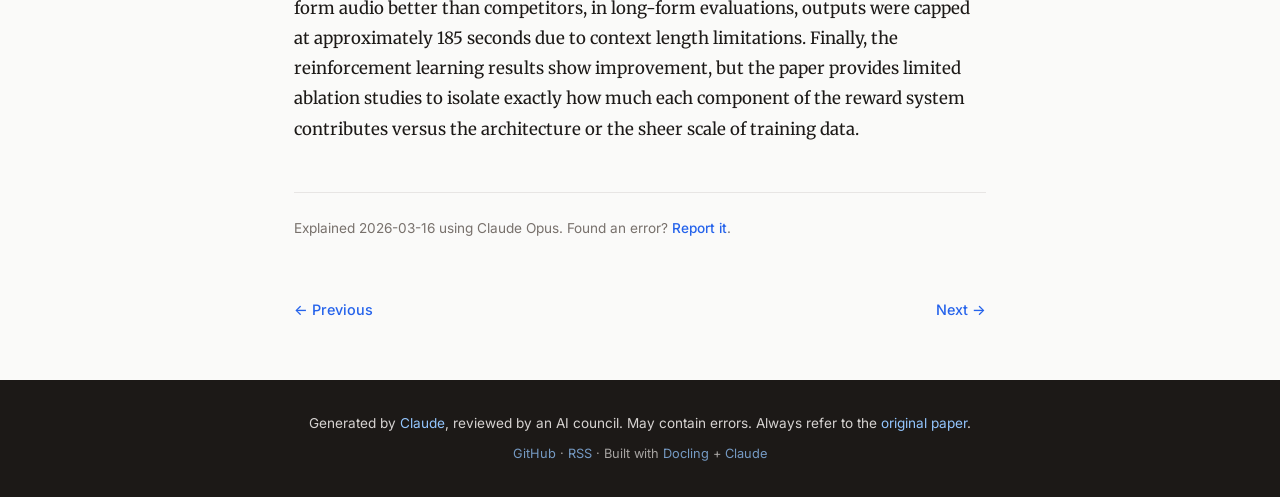
<file: docs/papers/2603.08823.html>
<!DOCTYPE html>
<html lang="en">
<head>
    <meta charset="UTF-8">
    <meta name="viewport" content="width=device-width, initial-scale=1.0">
    <title>Fish Audio S2 Technical Report — paperplain</title>
    <meta name="description" content="Fish Audio S2 is an open-source text-to-speech system that can take written text and turn it into remarkably human-sounding speech, complete with laughs, whispers, emphasis, and emotional inflectio...">
    <meta property="og:title" content="Fish Audio S2 Technical Report — paperplain">
    <meta property="og:description" content="Fish Audio S2 is an open-source text-to-speech system that can take written text and turn it into remarkably human-sounding speech, complete with laughs, whispers, emphasis, and emotional inflectio...">
    <meta property="og:type" content="article">
    <meta property="og:url" content="https://tashfeenm.github.io/paperplain/papers/2603.08823.html">
    <meta name="twitter:card" content="summary">
    <meta name="twitter:title" content="Fish Audio S2 Technical Report — paperplain">
    <meta name="twitter:description" content="Fish Audio S2 is an open-source text-to-speech system that can take written text and turn it into remarkably human-sounding speech, complete with laughs, whispers, emphasis, and emotional inflectio...">
    <link rel="canonical" href="https://tashfeenm.github.io/paperplain/papers/2603.08823.html">
    <link rel="icon" type="image/svg+xml" href="../favicon.svg">
    <link rel="stylesheet" href="../style.css">
    <link rel="preconnect" href="https://fonts.googleapis.com">
    <link rel="preconnect" href="https://fonts.gstatic.com" crossorigin>
    <link href="https://fonts.googleapis.com/css2?family=Inter:wght@400;500;600;700&family=Merriweather:wght@400;700&display=swap" rel="stylesheet">
</head>
<body>
    <header>
        <div class="container">
            <a href="../index.html" class="logo-link">
                <h1 class="logo">paper<span class="logo-accent">plain</span></h1>
            </a>
            <p class="tagline">arxiv papers, explained for humans</p>
        </div>
    </header>

    <main class="container">
        <div class="top-nav">
            <a href="../index.html">&larr; All papers</a>
        </div>

        <article class="result-section">
            <div class="paper-header">
                <div class="paper-meta">
                    <span class="category-tag">Speech Synthesis</span>
                    <span class="paper-date">March 2026</span>
                </div>
                <h2 class="paper-title">Fish Audio S2 Technical Report</h2>
                <p class="paper-authors">Shijia Liao, Yuxuan Wang, Songting Liu, Yifan Cheng, Ruoyi Zhang, Tianyu Li, Shidong Li, Yisheng Zheng, Xingwei Liu, Qingzheng Wang, Zhizhuo Zhou, Jiahua Liu, Xin Chen, Dawei Han</p>
                <a href="https://arxiv.org/abs/2603.08823" target="_blank" rel="noopener" class="paper-link">
                    View original paper on arxiv &nearr;
                </a>
            </div>

            <nav class="section-toc" aria-label="Sections">
                <a href="#tldr">TL;DR</a>
                <a href="#the-idea">The Idea</a>
                <a href="#why-it-matters">Why It Matters</a>
                <a href="#whats-missing">What's Missing</a>
            </nav>

            <div class="explanation">
                <section id="tldr" class="explanation-block">
                    <h3 class="section-label">TL;DR</h3>
                    <div class="section-content tldr-content">
                    <p>Fish Audio S2 is an open-source text-to-speech system that can take written text and turn it into remarkably human-sounding speech, complete with laughs, whispers, emphasis, and emotional inflections -- all controlled through simple natural-language instructions embedded in the text. It supports over 80 languages, can clone a voice from a short audio sample, handle multi-speaker dialogues in a single pass, and generate long-form audio that stays consistent. In head-to-head comparisons judged by both AI evaluators and human listeners, it proved competitive with leading commercial systems, matching or beating them on several key benchmarks.</p>
                    </div>
                </section>

                <section id="the-idea" class="explanation-block">
                    <h3 class="section-label">The Idea</h3>
                    <div class="section-content">
                    <p>Today&#x27;s best text-to-speech systems can read text aloud clearly, but getting them to sound truly human -- with natural laughs, hesitations, whispers, and emotional shifts at exactly the right moments -- remains a hard problem. Fish Audio S2 tackles this by letting users embed plain-English instructions like [laugh], [whisper], or [angry] directly into the text, telling the system exactly where and how to modulate the voice. Think of it like writing stage directions in a screenplay: instead of just the dialogue, you include cues that tell the actor how to deliver each line.</p>
                    <p>The system is built on a &quot;Dual Autoregressive&quot; architecture, which splits the problem of generating speech into two parts. A large language model (based on Qwen3-4B, with 4 billion parameters) handles the &quot;what&quot; -- planning out the broad strokes of what the speech should sound like over time, choosing high-level sound tokens the way a conductor sets the tempo and dynamics. A much smaller, lightweight network then fills in the fine acoustic details for each moment, like the individual musicians playing their parts. This split keeps generation fast: the system produces audio 5 times faster than real-time and starts outputting sound in under 100 milliseconds.</p>
                    <p>The key insight is in how they trained the system. The team built a data pipeline that processes over 10 million hours of raw audio across roughly 80 languages and dialects. First it cleans and segments the audio, then a quality-scoring model filters out anything noisy or low-fidelity, and finally a specialized transcription model annotates the audio with rich descriptions of vocal events -- noting where someone laughed, whispered, or shifted emotion. Here is the clever part: those same quality and transcription models are then reused as &quot;reward judges&quot; during a reinforcement learning phase, where the system practices generating speech and gets scored on how accurate, natural-sounding, and voice-consistent the output is. Because the judges and the training data come from the same pipeline, there is no mismatch between what the system learned and what it is being graded on.</p>
                    <p>The reinforcement learning approach itself borrows from techniques proven in large language models (a variant of GRPO, from the DeepSeekMath line of research). The system generates multiple candidate audio outputs for each prompt, scores them across three dimensions -- did it say the right words, does it sound good, and does it sound like the target voice -- and uses those scores to push the model toward better outputs. This multi-dimensional reward system prevents the common failure modes of AI speech: hallucinated words, skipped content, and voices that drift mid-sentence.</p>
                    </div>
                </section>

                <section id="why-it-matters" class="explanation-block">
                    <h3 class="section-label">Why It Matters</h3>
                    <div class="section-content">
                    <p>This is one of the most capable open-source text-to-speech systems released to date, and the &quot;open-source&quot; part matters enormously. Until now, the most natural-sounding and controllable speech synthesis was locked behind commercial APIs from companies like OpenAI, Google, and ElevenLabs. Fish Audio S2 puts comparable quality into the hands of any developer or researcher who wants to build on it. The model weights, fine-tuning code, and production-ready inference engine are all publicly available.</p>
                    <p>The practical applications are broad: audiobook production where a narrator needs to convey emotion and character voices, video game dialogue systems, real-time voice assistants that actually sound engaged rather than robotic, accessible content creation in dozens of languages, and podcast generation with multiple distinct speakers. The system&#x27;s ability to clone a voice from a short sample and then generate extended, emotionally nuanced speech in that voice -- across 80+ languages -- opens doors for personalized content at scale. Its sub-100ms latency and streaming capability also make it viable for real-time conversational AI, not just batch audio generation.</p>
                    </div>
                </section>

                <section id="whats-missing" class="explanation-block">
                    <h3 class="section-label">What's Missing</h3>
                    <div class="section-content">
                    <p>The paper is forthright about some limitations but glosses over others. On the benchmark front, the team created their own &quot;Fish Audio Instruction Benchmark&quot; to evaluate fine-grained control -- which is useful, but self-designed benchmarks always carry a risk of favoring the system they were built alongside. The human-model alignment validation for this benchmark shows only &quot;moderate agreement&quot; (Cohen&#x27;s kappa of 0.47 for acoustic-event detection) between the AI judge (Gemini 3 Pro) and human evaluators, which means the automated scores should be taken with some caution.</p>
                    <p>The paper also does not deeply address failure modes or safety concerns. Voice cloning technology this accessible raises obvious questions about deepfakes, impersonation, and consent -- topics the report barely touches. There is no discussion of watermarking, detection mechanisms, or usage policies. On the technical side, the system still struggles with certain low-resource languages (Hindi, Romanian, Vietnamese show notably higher error rates), and while it handles long-form audio better than competitors, in long-form evaluations, outputs were capped at approximately 185 seconds due to context length limitations. Finally, the reinforcement learning results show improvement, but the paper provides limited ablation studies to isolate exactly how much each component of the reward system contributes versus the architecture or the sheer scale of training data.</p>
                    </div>
                </section>
            </div>
        </article>

        <div class="paper-footer-meta">
            <p>Explained 2026-03-16 using Claude Opus.
            Found an error? <a href="https://github.com/tashfeenm/paperplain/issues/new?title=Error+in+2603.08823&labels=correction" target="_blank" rel="noopener">Report it</a>.</p>
        </div>

        <nav class="prev-next-nav" aria-label="Paper navigation">
            <a href="2603.01896.html" class="nav-prev" title="Agentic Code Reasoning">&larr; Previous</a>
            <a href="2603.10088.html" class="nav-next" title="ES-dLLM: Efficient Inference for Diffusion Large Language Models by Early-Skipping">Next &rarr;</a>
        </nav>
    </main>

    <footer>
        <div class="container">
            <p class="disclaimer">
                Generated by <a href="https://www.anthropic.com" target="_blank" rel="noopener">Claude</a>, reviewed by an AI council. May contain errors.
                Always refer to the <a href="https://arxiv.org/abs/2603.08823" target="_blank" rel="noopener">original paper</a>.
            </p>
            <p class="credits">
                <a href="https://github.com/tashfeenm/paperplain" target="_blank" rel="noopener">GitHub</a> &middot;
                <a href="../feed.xml">RSS</a> &middot;
                Built with <a href="https://ds4sd.github.io/docling/" target="_blank" rel="noopener">Docling</a>
                + <a href="https://www.anthropic.com" target="_blank" rel="noopener">Claude</a>
            </p>
        </div>
    </footer>
</body>
</html>
</file>
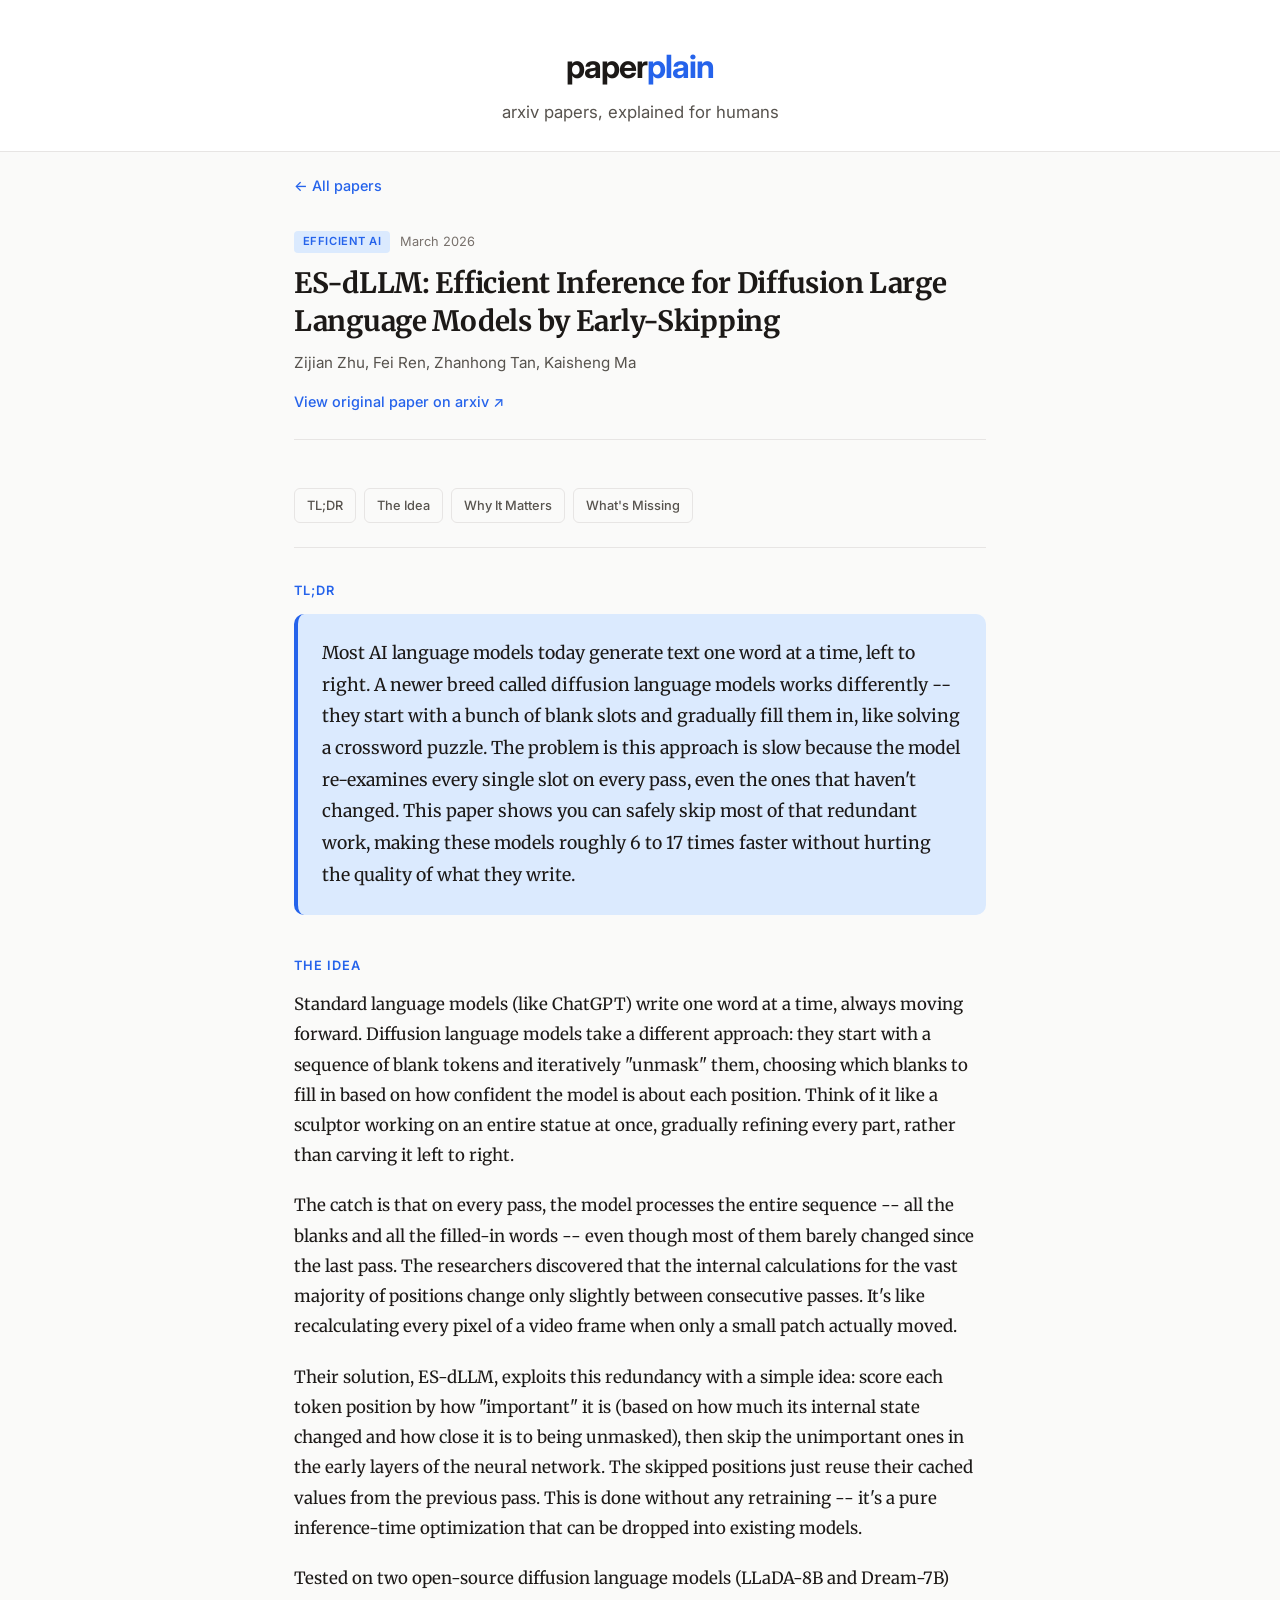
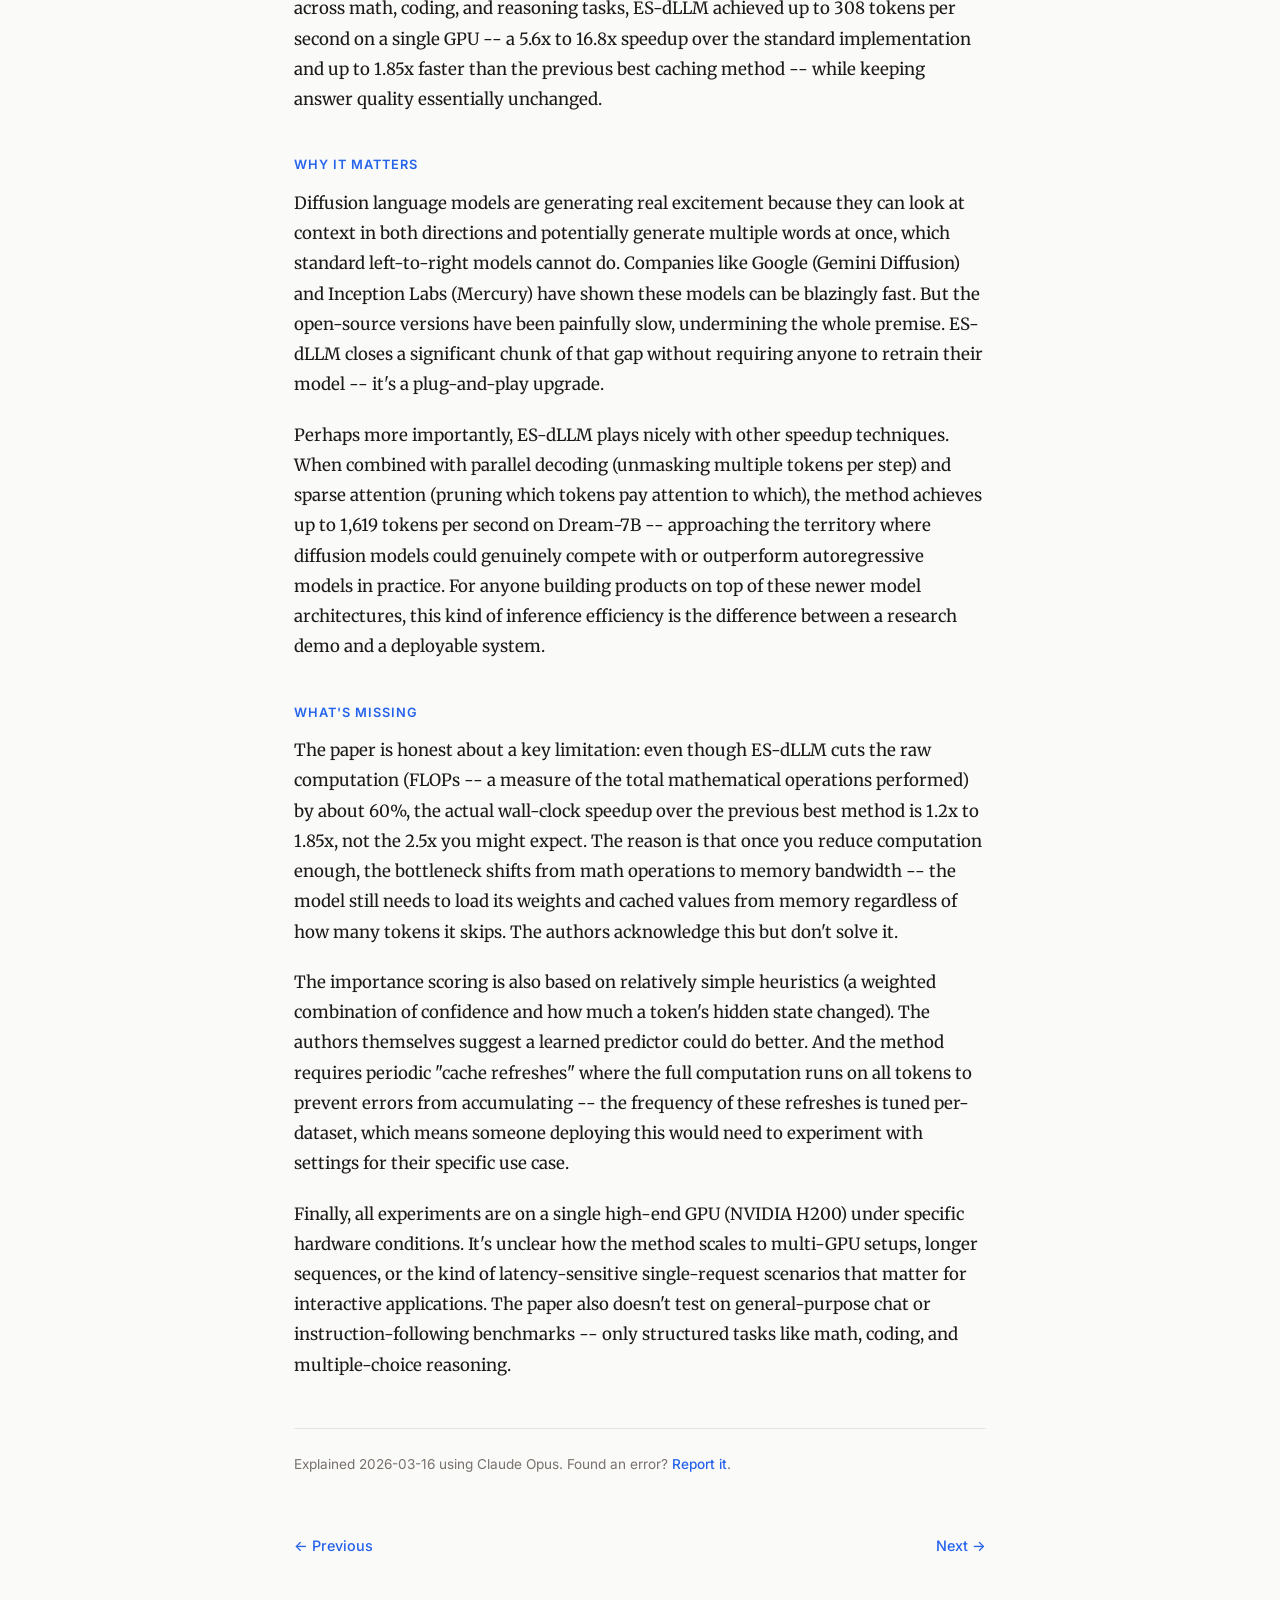
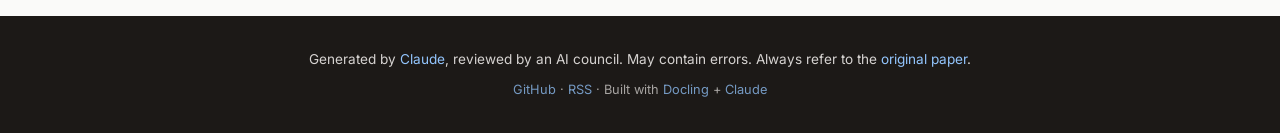
<file: docs/papers/2603.10088.html>
<!DOCTYPE html>
<html lang="en">
<head>
    <meta charset="UTF-8">
    <meta name="viewport" content="width=device-width, initial-scale=1.0">
    <title>ES-dLLM: Efficient Inference for Diffusion Large Language Models by Early-Skipping — paperplain</title>
    <meta name="description" content="Most AI language models today generate text one word at a time, left to right. A newer breed called diffusion language models works differently -- they start with a bunch of blank slots and gradual...">
    <meta property="og:title" content="ES-dLLM: Efficient Inference for Diffusion Large Language Models by Early-Skipping — paperplain">
    <meta property="og:description" content="Most AI language models today generate text one word at a time, left to right. A newer breed called diffusion language models works differently -- they start with a bunch of blank slots and gradual...">
    <meta property="og:type" content="article">
    <meta property="og:url" content="https://tashfeenm.github.io/paperplain/papers/2603.10088.html">
    <meta name="twitter:card" content="summary">
    <meta name="twitter:title" content="ES-dLLM: Efficient Inference for Diffusion Large Language Models by Early-Skipping — paperplain">
    <meta name="twitter:description" content="Most AI language models today generate text one word at a time, left to right. A newer breed called diffusion language models works differently -- they start with a bunch of blank slots and gradual...">
    <link rel="canonical" href="https://tashfeenm.github.io/paperplain/papers/2603.10088.html">
    <link rel="icon" type="image/svg+xml" href="../favicon.svg">
    <link rel="stylesheet" href="../style.css">
    <link rel="preconnect" href="https://fonts.googleapis.com">
    <link rel="preconnect" href="https://fonts.gstatic.com" crossorigin>
    <link href="https://fonts.googleapis.com/css2?family=Inter:wght@400;500;600;700&family=Merriweather:wght@400;700&display=swap" rel="stylesheet">
</head>
<body>
    <header>
        <div class="container">
            <a href="../index.html" class="logo-link">
                <h1 class="logo">paper<span class="logo-accent">plain</span></h1>
            </a>
            <p class="tagline">arxiv papers, explained for humans</p>
        </div>
    </header>

    <main class="container">
        <div class="top-nav">
            <a href="../index.html">&larr; All papers</a>
        </div>

        <article class="result-section">
            <div class="paper-header">
                <div class="paper-meta">
                    <span class="category-tag">Efficient AI</span>
                    <span class="paper-date">March 2026</span>
                </div>
                <h2 class="paper-title">ES-dLLM: Efficient Inference for Diffusion Large Language Models by Early-Skipping</h2>
                <p class="paper-authors">Zijian Zhu, Fei Ren, Zhanhong Tan, Kaisheng Ma</p>
                <a href="https://arxiv.org/abs/2603.10088" target="_blank" rel="noopener" class="paper-link">
                    View original paper on arxiv &nearr;
                </a>
            </div>

            <nav class="section-toc" aria-label="Sections">
                <a href="#tldr">TL;DR</a>
                <a href="#the-idea">The Idea</a>
                <a href="#why-it-matters">Why It Matters</a>
                <a href="#whats-missing">What's Missing</a>
            </nav>

            <div class="explanation">
                <section id="tldr" class="explanation-block">
                    <h3 class="section-label">TL;DR</h3>
                    <div class="section-content tldr-content">
                    <p>Most AI language models today generate text one word at a time, left to right. A newer breed called diffusion language models works differently -- they start with a bunch of blank slots and gradually fill them in, like solving a crossword puzzle. The problem is this approach is slow because the model re-examines every single slot on every pass, even the ones that haven&#x27;t changed. This paper shows you can safely skip most of that redundant work, making these models roughly 6 to 17 times faster without hurting the quality of what they write.</p>
                    </div>
                </section>

                <section id="the-idea" class="explanation-block">
                    <h3 class="section-label">The Idea</h3>
                    <div class="section-content">
                    <p>Standard language models (like ChatGPT) write one word at a time, always moving forward. Diffusion language models take a different approach: they start with a sequence of blank tokens and iteratively &quot;unmask&quot; them, choosing which blanks to fill in based on how confident the model is about each position. Think of it like a sculptor working on an entire statue at once, gradually refining every part, rather than carving it left to right.</p>
                    <p>The catch is that on every pass, the model processes the entire sequence -- all the blanks and all the filled-in words -- even though most of them barely changed since the last pass. The researchers discovered that the internal calculations for the vast majority of positions change only slightly between consecutive passes. It&#x27;s like recalculating every pixel of a video frame when only a small patch actually moved.</p>
                    <p>Their solution, ES-dLLM, exploits this redundancy with a simple idea: score each token position by how &quot;important&quot; it is (based on how much its internal state changed and how close it is to being unmasked), then skip the unimportant ones in the early layers of the neural network. The skipped positions just reuse their cached values from the previous pass. This is done without any retraining -- it&#x27;s a pure inference-time optimization that can be dropped into existing models.</p>
                    <p>Tested on two open-source diffusion language models (LLaDA-8B and Dream-7B) across math, coding, and reasoning tasks, ES-dLLM achieved up to 308 tokens per second on a single GPU -- a 5.6x to 16.8x speedup over the standard implementation and up to 1.85x faster than the previous best caching method -- while keeping answer quality essentially unchanged.</p>
                    </div>
                </section>

                <section id="why-it-matters" class="explanation-block">
                    <h3 class="section-label">Why It Matters</h3>
                    <div class="section-content">
                    <p>Diffusion language models are generating real excitement because they can look at context in both directions and potentially generate multiple words at once, which standard left-to-right models cannot do. Companies like Google (Gemini Diffusion) and Inception Labs (Mercury) have shown these models can be blazingly fast. But the open-source versions have been painfully slow, undermining the whole premise. ES-dLLM closes a significant chunk of that gap without requiring anyone to retrain their model -- it&#x27;s a plug-and-play upgrade.</p>
                    <p>Perhaps more importantly, ES-dLLM plays nicely with other speedup techniques. When combined with parallel decoding (unmasking multiple tokens per step) and sparse attention (pruning which tokens pay attention to which), the method achieves up to 1,619 tokens per second on Dream-7B -- approaching the territory where diffusion models could genuinely compete with or outperform autoregressive models in practice. For anyone building products on top of these newer model architectures, this kind of inference efficiency is the difference between a research demo and a deployable system.</p>
                    </div>
                </section>

                <section id="whats-missing" class="explanation-block">
                    <h3 class="section-label">What's Missing</h3>
                    <div class="section-content">
                    <p>The paper is honest about a key limitation: even though ES-dLLM cuts the raw computation (FLOPs -- a measure of the total mathematical operations performed) by about 60%, the actual wall-clock speedup over the previous best method is 1.2x to 1.85x, not the 2.5x you might expect. The reason is that once you reduce computation enough, the bottleneck shifts from math operations to memory bandwidth -- the model still needs to load its weights and cached values from memory regardless of how many tokens it skips. The authors acknowledge this but don&#x27;t solve it.</p>
                    <p>The importance scoring is also based on relatively simple heuristics (a weighted combination of confidence and how much a token&#x27;s hidden state changed). The authors themselves suggest a learned predictor could do better. And the method requires periodic &quot;cache refreshes&quot; where the full computation runs on all tokens to prevent errors from accumulating -- the frequency of these refreshes is tuned per-dataset, which means someone deploying this would need to experiment with settings for their specific use case.</p>
                    <p>Finally, all experiments are on a single high-end GPU (NVIDIA H200) under specific hardware conditions. It&#x27;s unclear how the method scales to multi-GPU setups, longer sequences, or the kind of latency-sensitive single-request scenarios that matter for interactive applications. The paper also doesn&#x27;t test on general-purpose chat or instruction-following benchmarks -- only structured tasks like math, coding, and multiple-choice reasoning.</p>
                    </div>
                </section>
            </div>
        </article>

        <div class="paper-footer-meta">
            <p>Explained 2026-03-16 using Claude Opus.
            Found an error? <a href="https://github.com/tashfeenm/paperplain/issues/new?title=Error+in+2603.10088&labels=correction" target="_blank" rel="noopener">Report it</a>.</p>
        </div>

        <nav class="prev-next-nav" aria-label="Paper navigation">
            <a href="2603.08823.html" class="nav-prev" title="Fish Audio S2 Technical Report">&larr; Previous</a>
            <a href="2603.11808.html" class="nav-next" title="Automating Skill Acquisition through Large-Scale Mining of Open-Source Agentic Repositories: A Framework for Multi-Agent Procedural Knowledge Extraction">Next &rarr;</a>
        </nav>
    </main>

    <footer>
        <div class="container">
            <p class="disclaimer">
                Generated by <a href="https://www.anthropic.com" target="_blank" rel="noopener">Claude</a>, reviewed by an AI council. May contain errors.
                Always refer to the <a href="https://arxiv.org/abs/2603.10088" target="_blank" rel="noopener">original paper</a>.
            </p>
            <p class="credits">
                <a href="https://github.com/tashfeenm/paperplain" target="_blank" rel="noopener">GitHub</a> &middot;
                <a href="../feed.xml">RSS</a> &middot;
                Built with <a href="https://ds4sd.github.io/docling/" target="_blank" rel="noopener">Docling</a>
                + <a href="https://www.anthropic.com" target="_blank" rel="noopener">Claude</a>
            </p>
        </div>
    </footer>
</body>
</html>
</file>
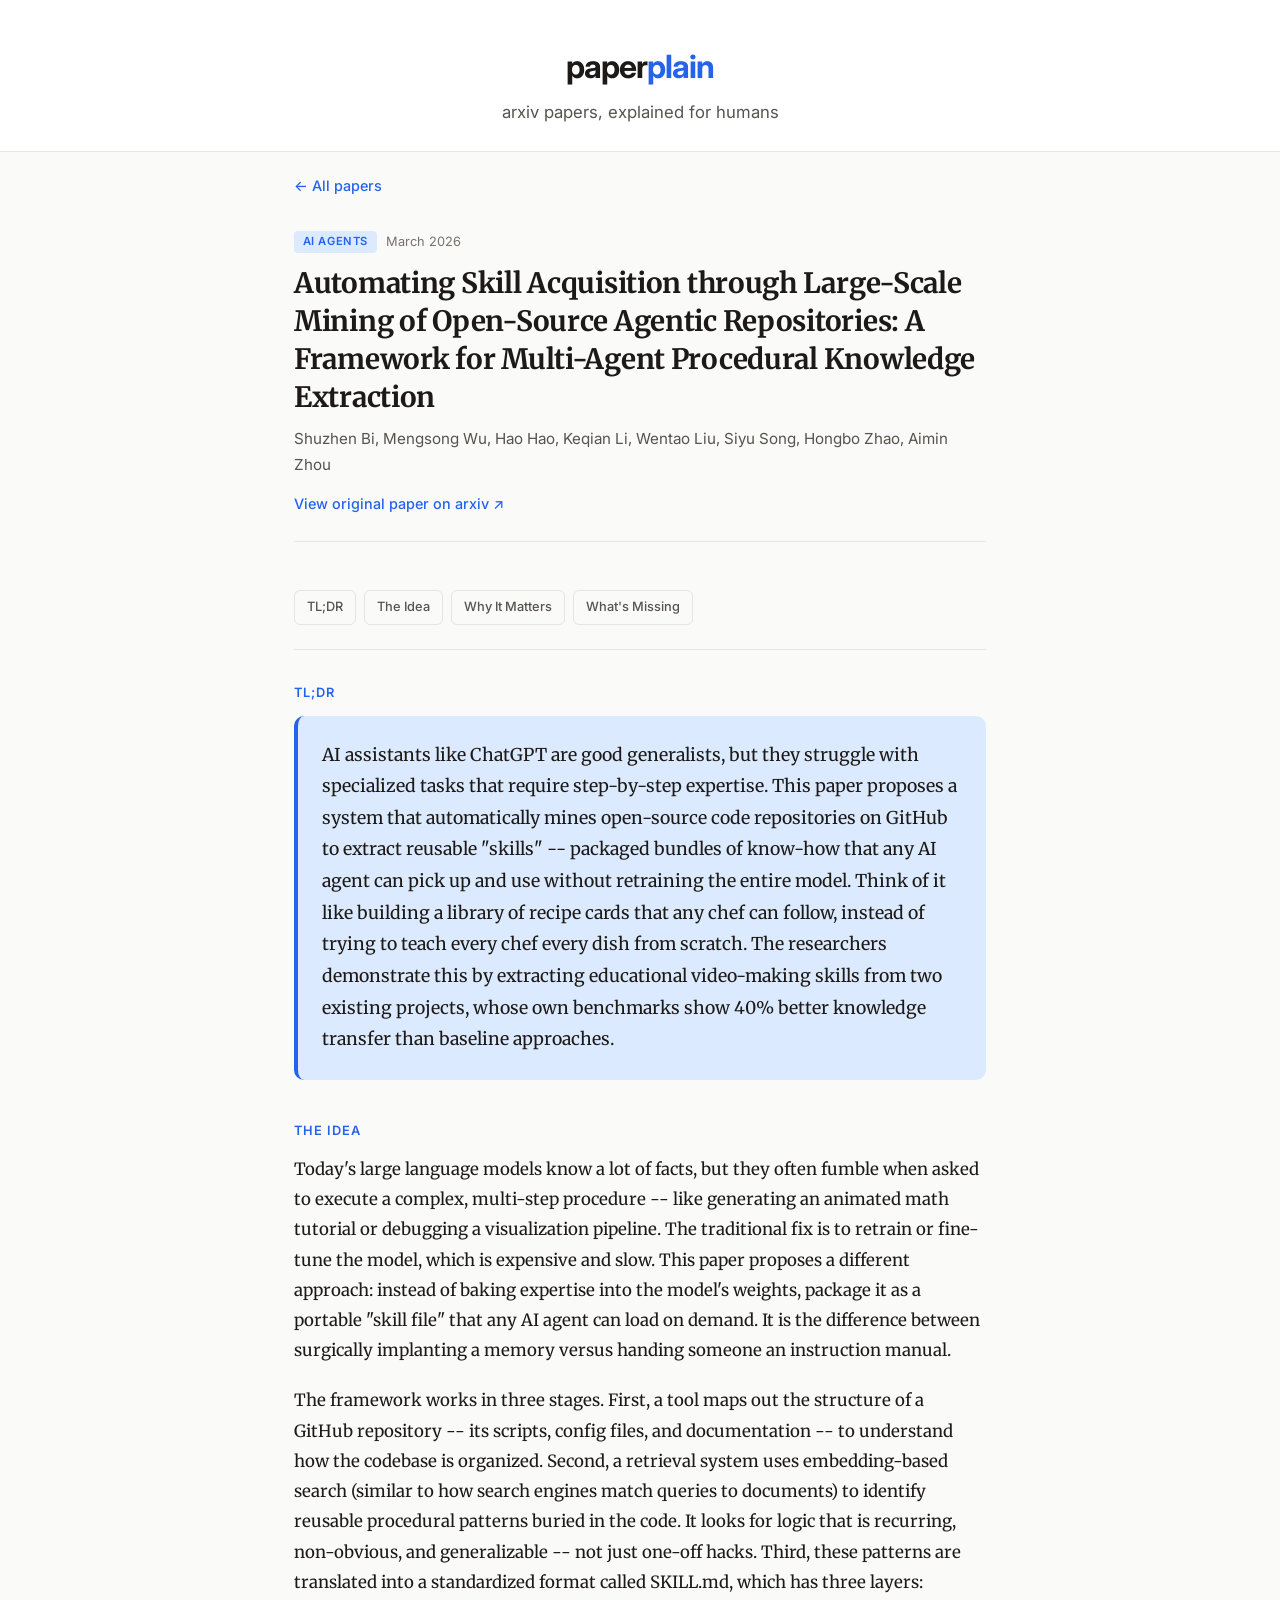
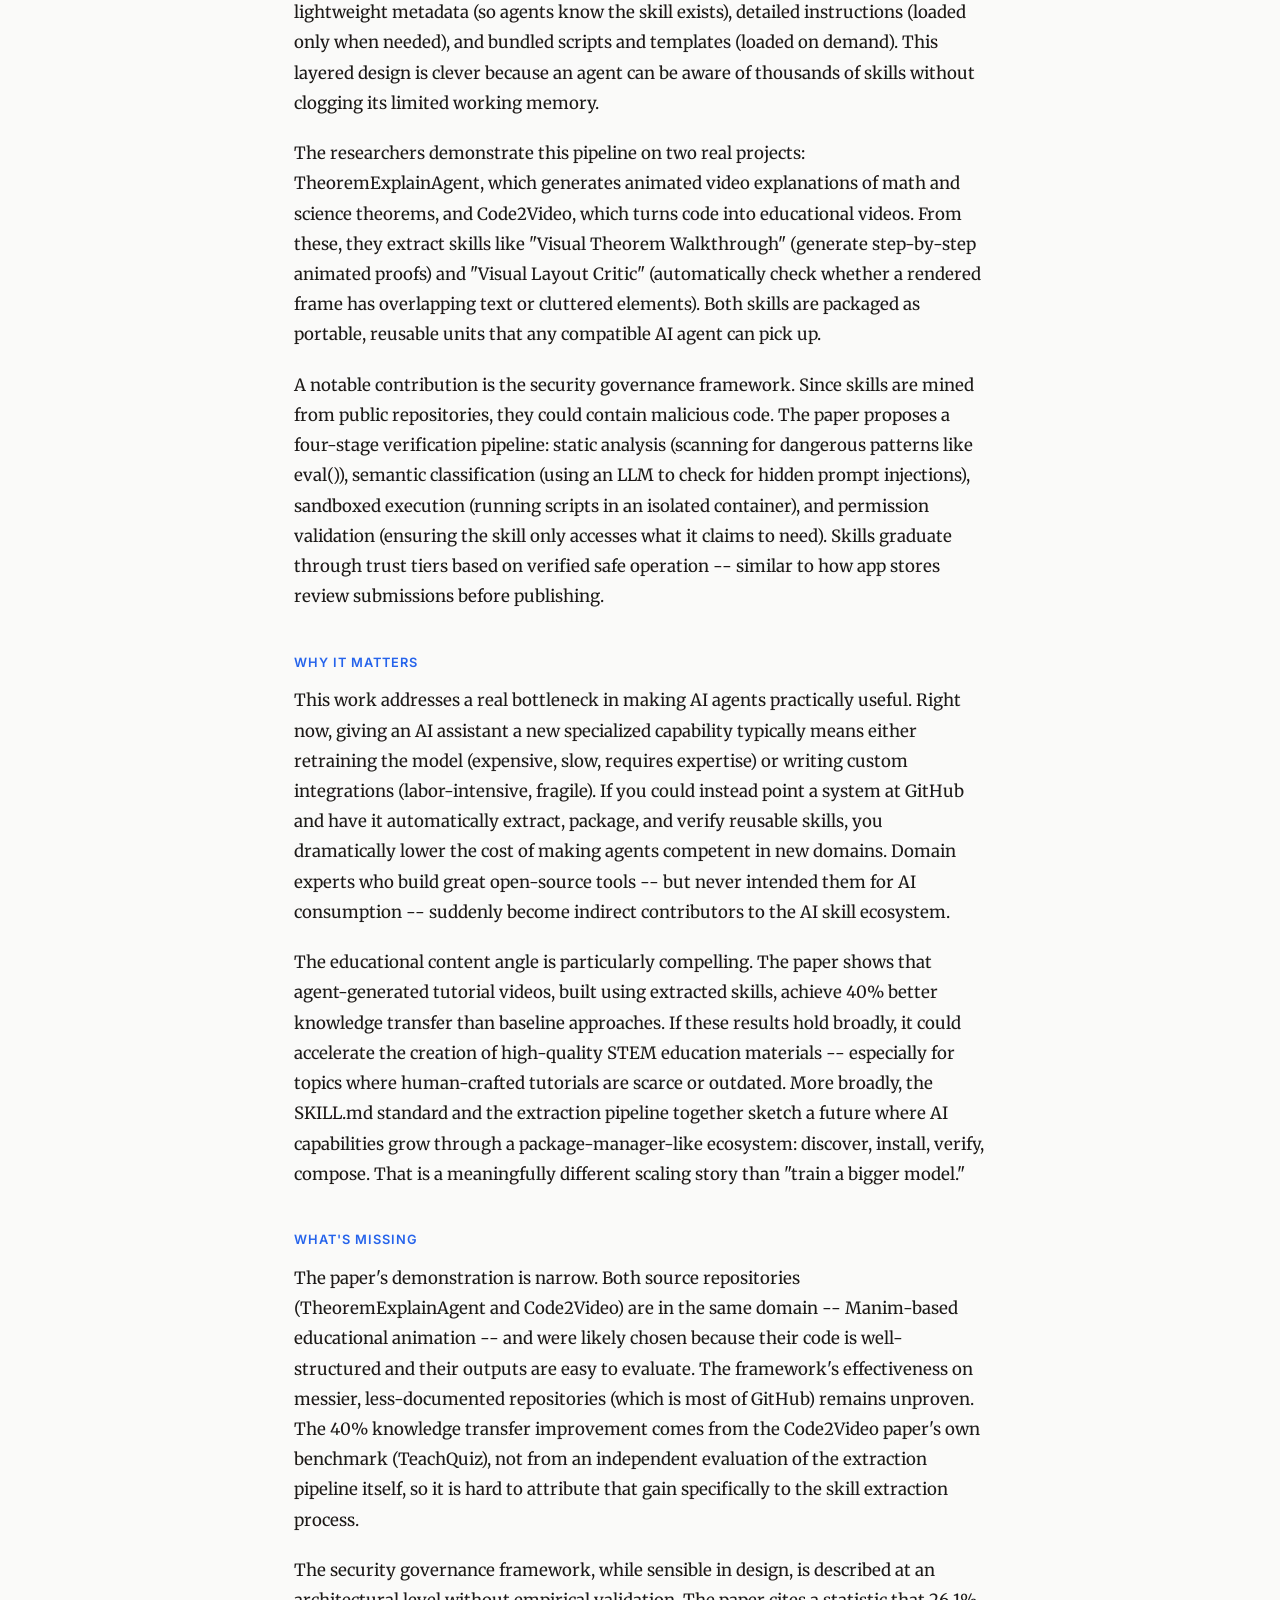
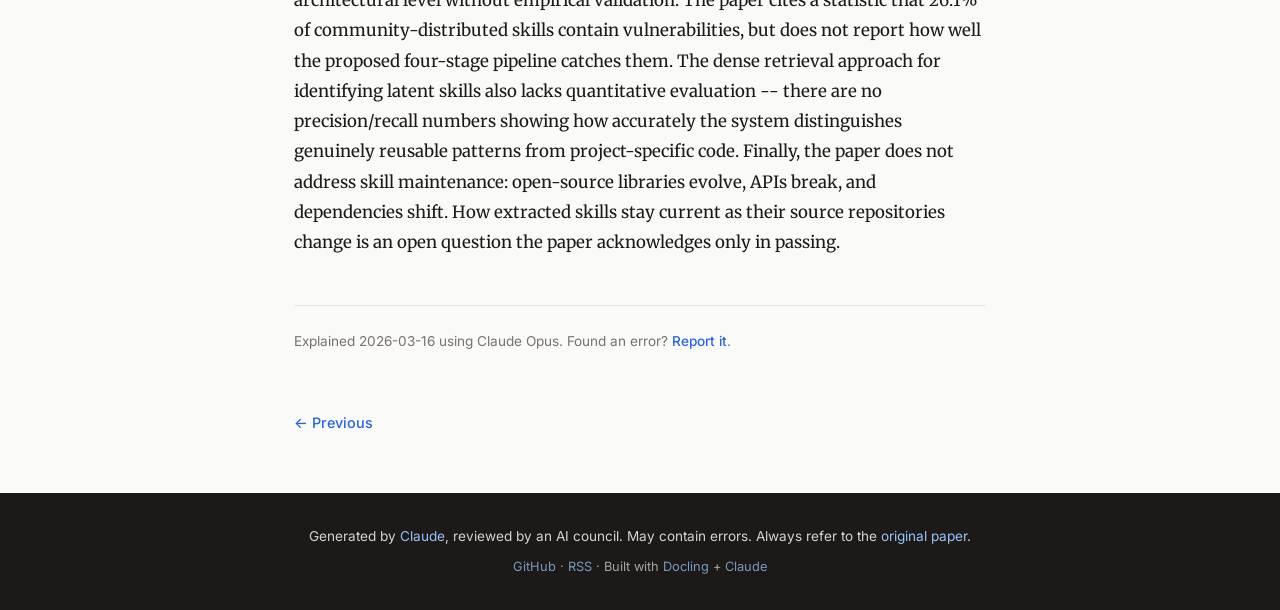
<file: docs/papers/2603.11808.html>
<!DOCTYPE html>
<html lang="en">
<head>
    <meta charset="UTF-8">
    <meta name="viewport" content="width=device-width, initial-scale=1.0">
    <title>Automating Skill Acquisition through Large-Scale Mining of Open-Source Agentic Repositories: A Framework for Multi-Agent Procedural Knowledge Extraction — paperplain</title>
    <meta name="description" content="AI assistants like ChatGPT are good generalists, but they struggle with specialized tasks that require step-by-step expertise. This paper proposes a system that automatically mines open-source code...">
    <meta property="og:title" content="Automating Skill Acquisition through Large-Scale Mining of Open-Source Agentic Repositories: A Framework for Multi-Agent Procedural Knowledge Extraction — paperplain">
    <meta property="og:description" content="AI assistants like ChatGPT are good generalists, but they struggle with specialized tasks that require step-by-step expertise. This paper proposes a system that automatically mines open-source code...">
    <meta property="og:type" content="article">
    <meta property="og:url" content="https://tashfeenm.github.io/paperplain/papers/2603.11808.html">
    <meta name="twitter:card" content="summary">
    <meta name="twitter:title" content="Automating Skill Acquisition through Large-Scale Mining of Open-Source Agentic Repositories: A Framework for Multi-Agent Procedural Knowledge Extraction — paperplain">
    <meta name="twitter:description" content="AI assistants like ChatGPT are good generalists, but they struggle with specialized tasks that require step-by-step expertise. This paper proposes a system that automatically mines open-source code...">
    <link rel="canonical" href="https://tashfeenm.github.io/paperplain/papers/2603.11808.html">
    <link rel="icon" type="image/svg+xml" href="../favicon.svg">
    <link rel="stylesheet" href="../style.css">
    <link rel="preconnect" href="https://fonts.googleapis.com">
    <link rel="preconnect" href="https://fonts.gstatic.com" crossorigin>
    <link href="https://fonts.googleapis.com/css2?family=Inter:wght@400;500;600;700&family=Merriweather:wght@400;700&display=swap" rel="stylesheet">
</head>
<body>
    <header>
        <div class="container">
            <a href="../index.html" class="logo-link">
                <h1 class="logo">paper<span class="logo-accent">plain</span></h1>
            </a>
            <p class="tagline">arxiv papers, explained for humans</p>
        </div>
    </header>

    <main class="container">
        <div class="top-nav">
            <a href="../index.html">&larr; All papers</a>
        </div>

        <article class="result-section">
            <div class="paper-header">
                <div class="paper-meta">
                    <span class="category-tag">AI Agents</span>
                    <span class="paper-date">March 2026</span>
                </div>
                <h2 class="paper-title">Automating Skill Acquisition through Large-Scale Mining of Open-Source Agentic Repositories: A Framework for Multi-Agent Procedural Knowledge Extraction</h2>
                <p class="paper-authors">Shuzhen Bi, Mengsong Wu, Hao Hao, Keqian Li, Wentao Liu, Siyu Song, Hongbo Zhao, Aimin Zhou</p>
                <a href="https://arxiv.org/abs/2603.11808" target="_blank" rel="noopener" class="paper-link">
                    View original paper on arxiv &nearr;
                </a>
            </div>

            <nav class="section-toc" aria-label="Sections">
                <a href="#tldr">TL;DR</a>
                <a href="#the-idea">The Idea</a>
                <a href="#why-it-matters">Why It Matters</a>
                <a href="#whats-missing">What's Missing</a>
            </nav>

            <div class="explanation">
                <section id="tldr" class="explanation-block">
                    <h3 class="section-label">TL;DR</h3>
                    <div class="section-content tldr-content">
                    <p>AI assistants like ChatGPT are good generalists, but they struggle with specialized tasks that require step-by-step expertise. This paper proposes a system that automatically mines open-source code repositories on GitHub to extract reusable &quot;skills&quot; -- packaged bundles of know-how that any AI agent can pick up and use without retraining the entire model. Think of it like building a library of recipe cards that any chef can follow, instead of trying to teach every chef every dish from scratch. The researchers demonstrate this by extracting educational video-making skills from two existing projects, whose own benchmarks show 40% better knowledge transfer than baseline approaches.</p>
                    </div>
                </section>

                <section id="the-idea" class="explanation-block">
                    <h3 class="section-label">The Idea</h3>
                    <div class="section-content">
                    <p>Today&#x27;s large language models know a lot of facts, but they often fumble when asked to execute a complex, multi-step procedure -- like generating an animated math tutorial or debugging a visualization pipeline. The traditional fix is to retrain or fine-tune the model, which is expensive and slow. This paper proposes a different approach: instead of baking expertise into the model&#x27;s weights, package it as a portable &quot;skill file&quot; that any AI agent can load on demand. It is the difference between surgically implanting a memory versus handing someone an instruction manual.</p>
                    <p>The framework works in three stages. First, a tool maps out the structure of a GitHub repository -- its scripts, config files, and documentation -- to understand how the codebase is organized. Second, a retrieval system uses embedding-based search (similar to how search engines match queries to documents) to identify reusable procedural patterns buried in the code. It looks for logic that is recurring, non-obvious, and generalizable -- not just one-off hacks. Third, these patterns are translated into a standardized format called SKILL.md, which has three layers: lightweight metadata (so agents know the skill exists), detailed instructions (loaded only when needed), and bundled scripts and templates (loaded on demand). This layered design is clever because an agent can be aware of thousands of skills without clogging its limited working memory.</p>
                    <p>The researchers demonstrate this pipeline on two real projects: TheoremExplainAgent, which generates animated video explanations of math and science theorems, and Code2Video, which turns code into educational videos. From these, they extract skills like &quot;Visual Theorem Walkthrough&quot; (generate step-by-step animated proofs) and &quot;Visual Layout Critic&quot; (automatically check whether a rendered frame has overlapping text or cluttered elements). Both skills are packaged as portable, reusable units that any compatible AI agent can pick up.</p>
                    <p>A notable contribution is the security governance framework. Since skills are mined from public repositories, they could contain malicious code. The paper proposes a four-stage verification pipeline: static analysis (scanning for dangerous patterns like eval()), semantic classification (using an LLM to check for hidden prompt injections), sandboxed execution (running scripts in an isolated container), and permission validation (ensuring the skill only accesses what it claims to need). Skills graduate through trust tiers based on verified safe operation -- similar to how app stores review submissions before publishing.</p>
                    </div>
                </section>

                <section id="why-it-matters" class="explanation-block">
                    <h3 class="section-label">Why It Matters</h3>
                    <div class="section-content">
                    <p>This work addresses a real bottleneck in making AI agents practically useful. Right now, giving an AI assistant a new specialized capability typically means either retraining the model (expensive, slow, requires expertise) or writing custom integrations (labor-intensive, fragile). If you could instead point a system at GitHub and have it automatically extract, package, and verify reusable skills, you dramatically lower the cost of making agents competent in new domains. Domain experts who build great open-source tools -- but never intended them for AI consumption -- suddenly become indirect contributors to the AI skill ecosystem.</p>
                    <p>The educational content angle is particularly compelling. The paper shows that agent-generated tutorial videos, built using extracted skills, achieve 40% better knowledge transfer than baseline approaches. If these results hold broadly, it could accelerate the creation of high-quality STEM education materials -- especially for topics where human-crafted tutorials are scarce or outdated. More broadly, the SKILL.md standard and the extraction pipeline together sketch a future where AI capabilities grow through a package-manager-like ecosystem: discover, install, verify, compose. That is a meaningfully different scaling story than &quot;train a bigger model.&quot;</p>
                    </div>
                </section>

                <section id="whats-missing" class="explanation-block">
                    <h3 class="section-label">What's Missing</h3>
                    <div class="section-content">
                    <p>The paper&#x27;s demonstration is narrow. Both source repositories (TheoremExplainAgent and Code2Video) are in the same domain -- Manim-based educational animation -- and were likely chosen because their code is well-structured and their outputs are easy to evaluate. The framework&#x27;s effectiveness on messier, less-documented repositories (which is most of GitHub) remains unproven. The 40% knowledge transfer improvement comes from the Code2Video paper&#x27;s own benchmark (TeachQuiz), not from an independent evaluation of the extraction pipeline itself, so it is hard to attribute that gain specifically to the skill extraction process.</p>
                    <p>The security governance framework, while sensible in design, is described at an architectural level without empirical validation. The paper cites a statistic that 26.1% of community-distributed skills contain vulnerabilities, but does not report how well the proposed four-stage pipeline catches them. The dense retrieval approach for identifying latent skills also lacks quantitative evaluation -- there are no precision/recall numbers showing how accurately the system distinguishes genuinely reusable patterns from project-specific code. Finally, the paper does not address skill maintenance: open-source libraries evolve, APIs break, and dependencies shift. How extracted skills stay current as their source repositories change is an open question the paper acknowledges only in passing.</p>
                    </div>
                </section>
            </div>
        </article>

        <div class="paper-footer-meta">
            <p>Explained 2026-03-16 using Claude Opus.
            Found an error? <a href="https://github.com/tashfeenm/paperplain/issues/new?title=Error+in+2603.11808&labels=correction" target="_blank" rel="noopener">Report it</a>.</p>
        </div>

        <nav class="prev-next-nav" aria-label="Paper navigation">
            <a href="2603.10088.html" class="nav-prev" title="ES-dLLM: Efficient Inference for Diffusion Large Language Models by Early-Skipping">&larr; Previous</a>
            <span class="nav-next"></span>
        </nav>
    </main>

    <footer>
        <div class="container">
            <p class="disclaimer">
                Generated by <a href="https://www.anthropic.com" target="_blank" rel="noopener">Claude</a>, reviewed by an AI council. May contain errors.
                Always refer to the <a href="https://arxiv.org/abs/2603.11808" target="_blank" rel="noopener">original paper</a>.
            </p>
            <p class="credits">
                <a href="https://github.com/tashfeenm/paperplain" target="_blank" rel="noopener">GitHub</a> &middot;
                <a href="../feed.xml">RSS</a> &middot;
                Built with <a href="https://ds4sd.github.io/docling/" target="_blank" rel="noopener">Docling</a>
                + <a href="https://www.anthropic.com" target="_blank" rel="noopener">Claude</a>
            </p>
        </div>
    </footer>
</body>
</html>
</file>
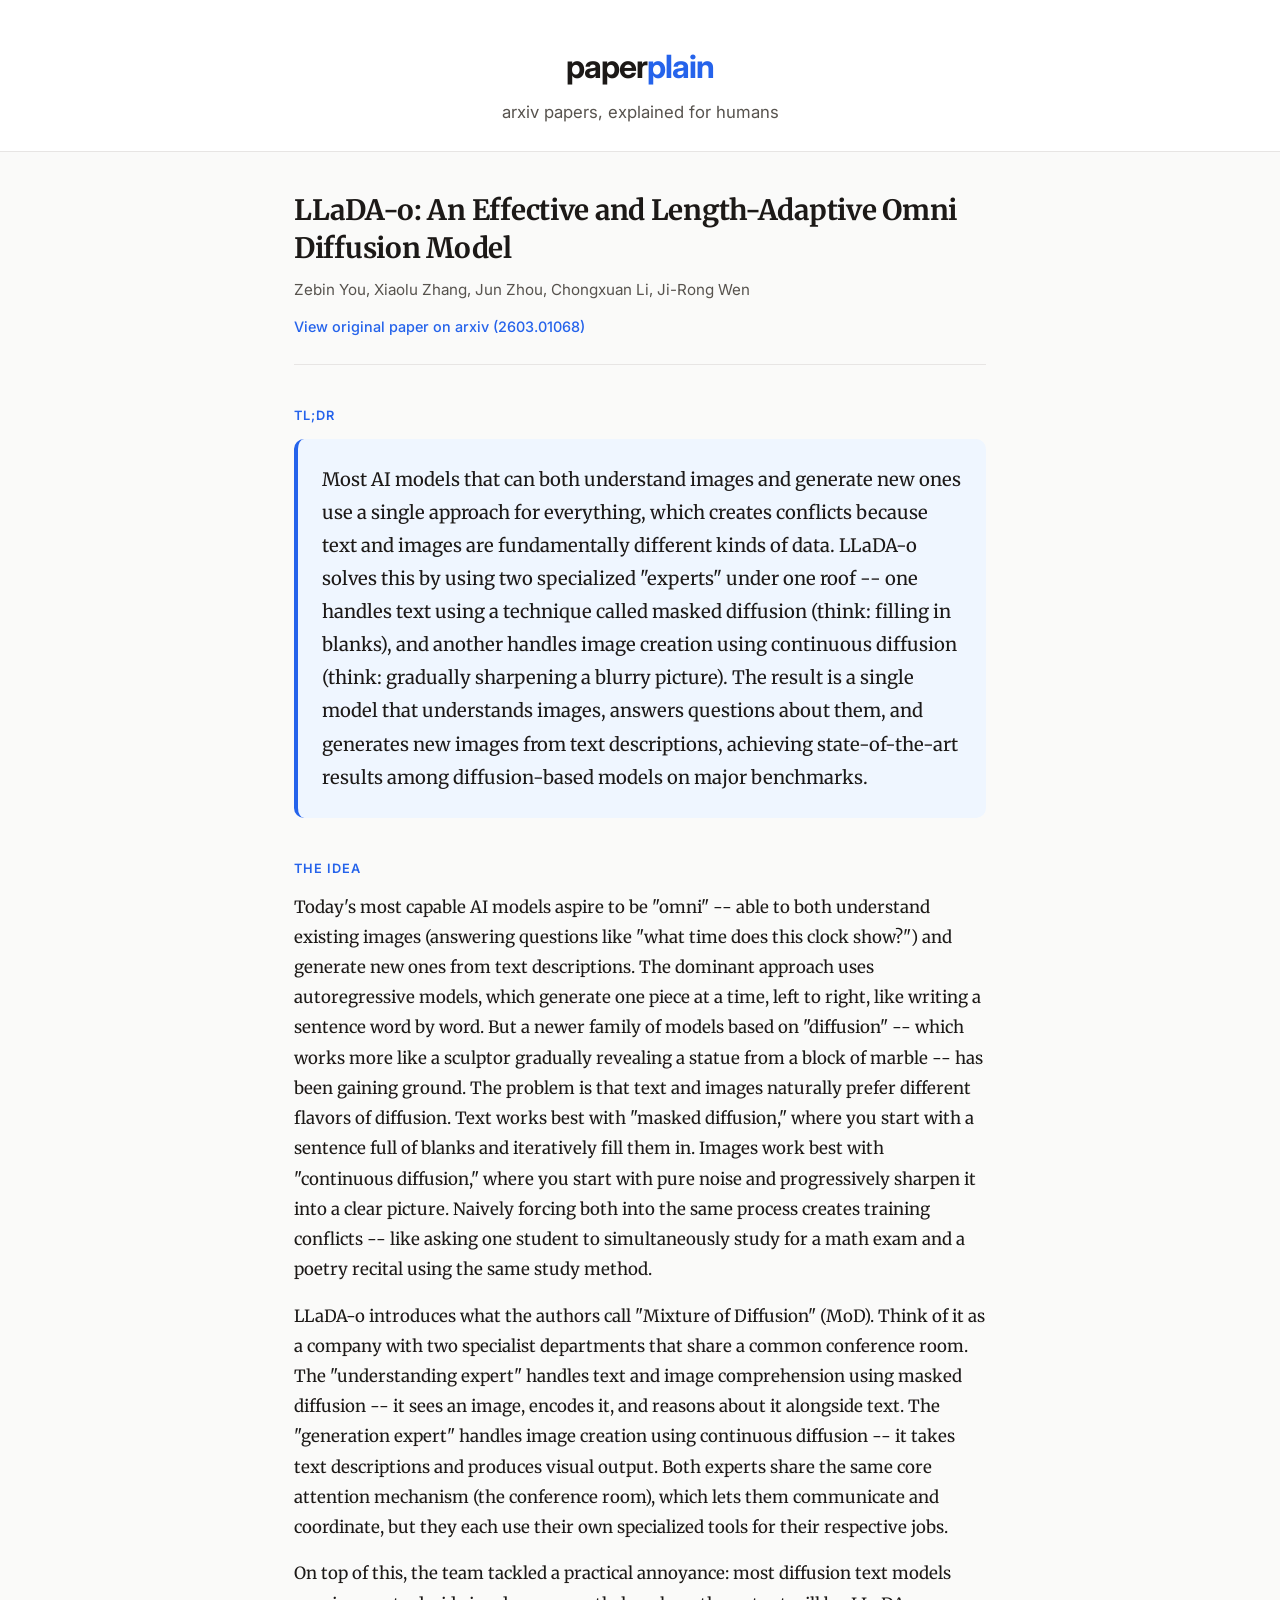
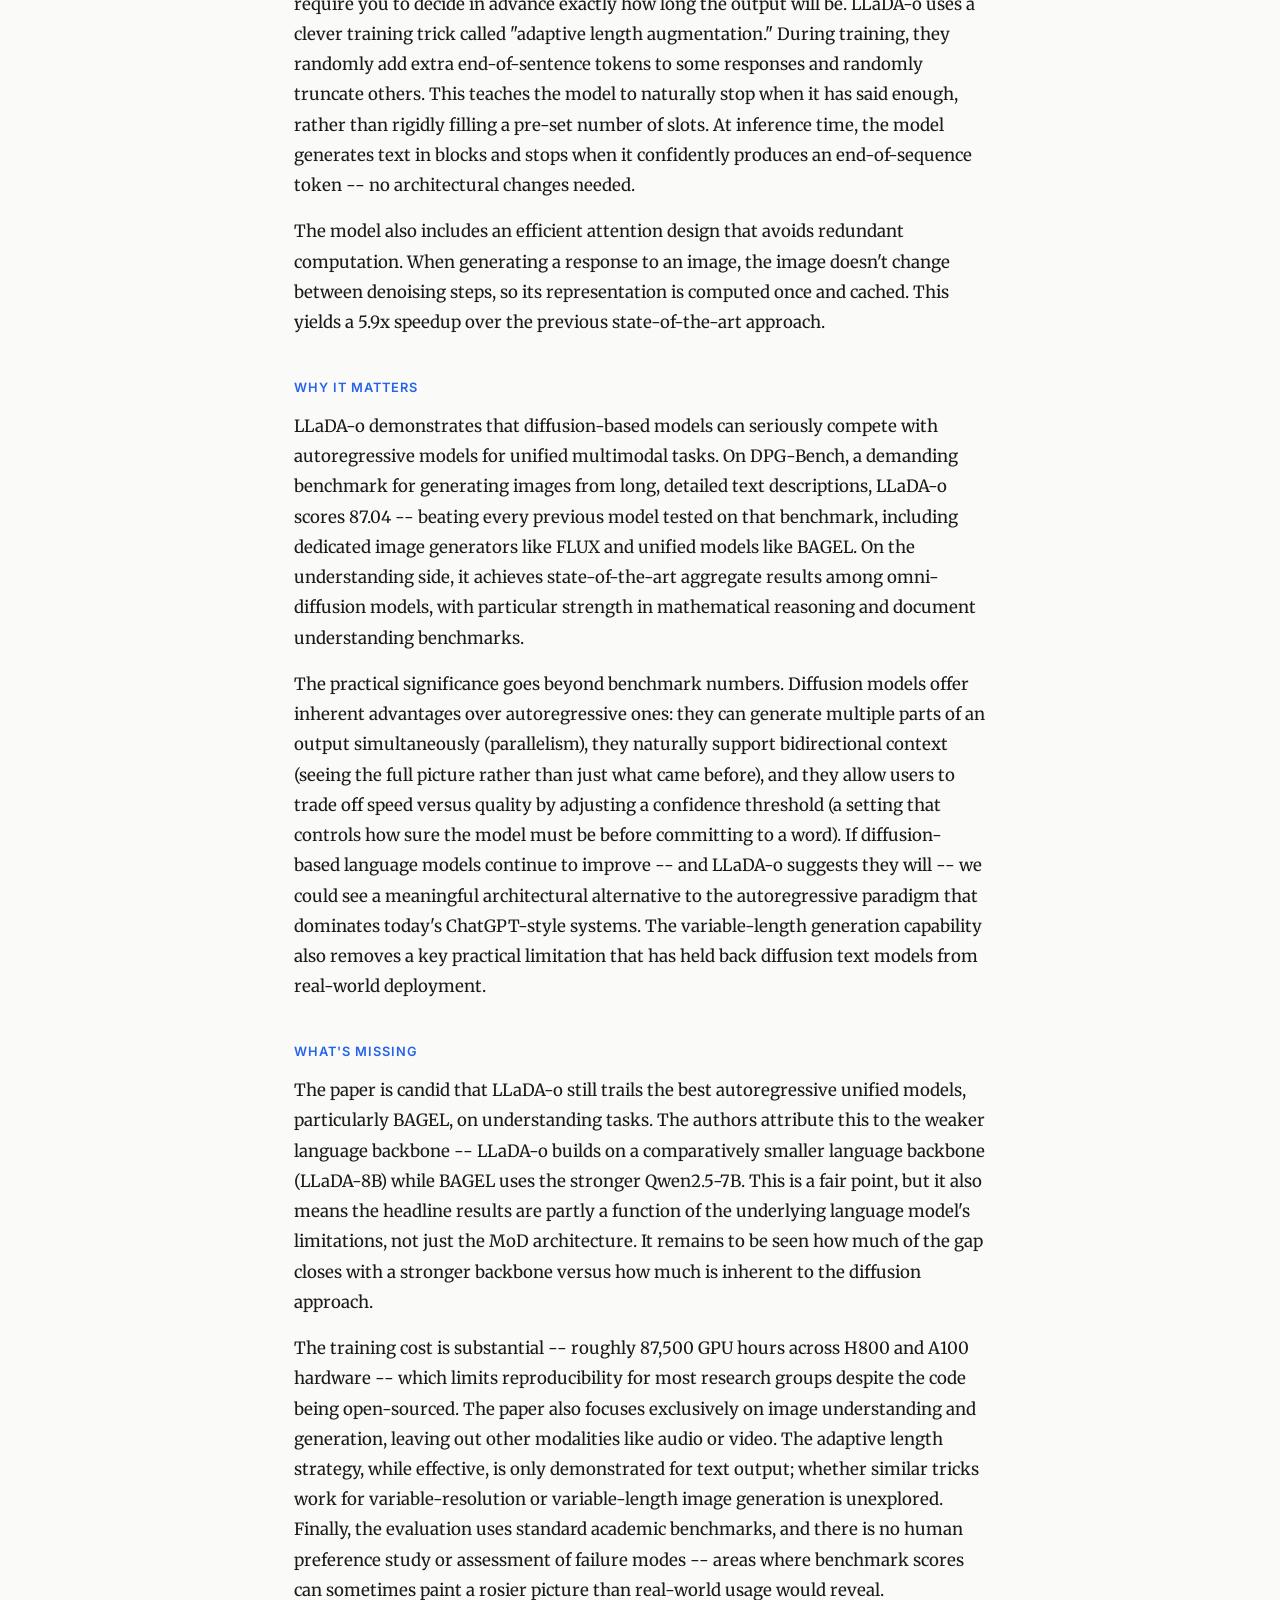
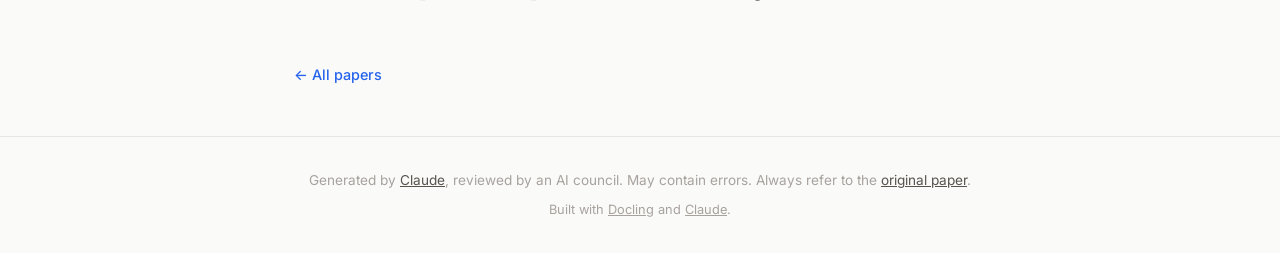
<file: site/papers/2603.01068.html>
<!DOCTYPE html>
<html lang="en">
<head>
    <meta charset="UTF-8">
    <meta name="viewport" content="width=device-width, initial-scale=1.0">
    <title>LLaDA-o: An Effective and Length-Adaptive Omni Diffusion Model — paperplain</title>
    <link rel="stylesheet" href="../style.css">
    <link rel="preconnect" href="https://fonts.googleapis.com">
    <link rel="preconnect" href="https://fonts.gstatic.com" crossorigin>
    <link href="https://fonts.googleapis.com/css2?family=Inter:wght@400;500;600;700&family=Merriweather:wght@400;700&display=swap" rel="stylesheet">
</head>
<body>
    <header>
        <div class="container">
            <a href="../index.html" class="logo-link">
                <h1 class="logo">paper<span class="logo-accent">plain</span></h1>
            </a>
            <p class="tagline">arxiv papers, explained for humans</p>
        </div>
    </header>

    <main class="container">
        <article class="result-section">
            <div class="paper-header">
                <h2 class="paper-title">LLaDA-o: An Effective and Length-Adaptive Omni Diffusion Model</h2>
                <p class="paper-authors">Zebin You, Xiaolu Zhang, Jun Zhou, Chongxuan Li, Ji-Rong Wen</p>
                <a href="https://arxiv.org/abs/2603.01068" target="_blank" class="paper-link">
                    View original paper on arxiv (2603.01068)
                </a>
            </div>

            <div class="explanation">
                <section class="explanation-block">
                    <h3 class="section-label">TL;DR</h3>
                    <div class="section-content tldr-content">
                    <p>Most AI models that can both understand images and generate new ones use a single approach for everything, which creates conflicts because text and images are fundamentally different kinds of data. LLaDA-o solves this by using two specialized &quot;experts&quot; under one roof -- one handles text using a technique called masked diffusion (think: filling in blanks), and another handles image creation using continuous diffusion (think: gradually sharpening a blurry picture). The result is a single model that understands images, answers questions about them, and generates new images from text descriptions, achieving state-of-the-art results among diffusion-based models on major benchmarks.</p>
                    </div>
                </section>

                <section class="explanation-block">
                    <h3 class="section-label">The Idea</h3>
                    <div class="section-content">
                    <p>Today&#x27;s most capable AI models aspire to be &quot;omni&quot; -- able to both understand existing images (answering questions like &quot;what time does this clock show?&quot;) and generate new ones from text descriptions. The dominant approach uses autoregressive models, which generate one piece at a time, left to right, like writing a sentence word by word. But a newer family of models based on &quot;diffusion&quot; -- which works more like a sculptor gradually revealing a statue from a block of marble -- has been gaining ground. The problem is that text and images naturally prefer different flavors of diffusion. Text works best with &quot;masked diffusion,&quot; where you start with a sentence full of blanks and iteratively fill them in. Images work best with &quot;continuous diffusion,&quot; where you start with pure noise and progressively sharpen it into a clear picture. Naively forcing both into the same process creates training conflicts -- like asking one student to simultaneously study for a math exam and a poetry recital using the same study method.</p>
                    <p>LLaDA-o introduces what the authors call &quot;Mixture of Diffusion&quot; (MoD). Think of it as a company with two specialist departments that share a common conference room. The &quot;understanding expert&quot; handles text and image comprehension using masked diffusion -- it sees an image, encodes it, and reasons about it alongside text. The &quot;generation expert&quot; handles image creation using continuous diffusion -- it takes text descriptions and produces visual output. Both experts share the same core attention mechanism (the conference room), which lets them communicate and coordinate, but they each use their own specialized tools for their respective jobs.</p>
                    <p>On top of this, the team tackled a practical annoyance: most diffusion text models require you to decide in advance exactly how long the output will be. LLaDA-o uses a clever training trick called &quot;adaptive length augmentation.&quot; During training, they randomly add extra end-of-sentence tokens to some responses and randomly truncate others. This teaches the model to naturally stop when it has said enough, rather than rigidly filling a pre-set number of slots. At inference time, the model generates text in blocks and stops when it confidently produces an end-of-sequence token -- no architectural changes needed.</p>
                    <p>The model also includes an efficient attention design that avoids redundant computation. When generating a response to an image, the image doesn&#x27;t change between denoising steps, so its representation is computed once and cached. This yields a 5.9x speedup over the previous state-of-the-art approach.</p>
                    </div>
                </section>

                <section class="explanation-block">
                    <h3 class="section-label">Why It Matters</h3>
                    <div class="section-content">
                    <p>LLaDA-o demonstrates that diffusion-based models can seriously compete with autoregressive models for unified multimodal tasks. On DPG-Bench, a demanding benchmark for generating images from long, detailed text descriptions, LLaDA-o scores 87.04 -- beating every previous model tested on that benchmark, including dedicated image generators like FLUX and unified models like BAGEL. On the understanding side, it achieves state-of-the-art aggregate results among omni-diffusion models, with particular strength in mathematical reasoning and document understanding benchmarks.</p>
                    <p>The practical significance goes beyond benchmark numbers. Diffusion models offer inherent advantages over autoregressive ones: they can generate multiple parts of an output simultaneously (parallelism), they naturally support bidirectional context (seeing the full picture rather than just what came before), and they allow users to trade off speed versus quality by adjusting a confidence threshold (a setting that controls how sure the model must be before committing to a word). If diffusion-based language models continue to improve -- and LLaDA-o suggests they will -- we could see a meaningful architectural alternative to the autoregressive paradigm that dominates today&#x27;s ChatGPT-style systems. The variable-length generation capability also removes a key practical limitation that has held back diffusion text models from real-world deployment.</p>
                    </div>
                </section>

                <section class="explanation-block">
                    <h3 class="section-label">What's Missing</h3>
                    <div class="section-content">
                    <p>The paper is candid that LLaDA-o still trails the best autoregressive unified models, particularly BAGEL, on understanding tasks. The authors attribute this to the weaker language backbone -- LLaDA-o builds on a comparatively smaller language backbone (LLaDA-8B) while BAGEL uses the stronger Qwen2.5-7B. This is a fair point, but it also means the headline results are partly a function of the underlying language model&#x27;s limitations, not just the MoD architecture. It remains to be seen how much of the gap closes with a stronger backbone versus how much is inherent to the diffusion approach.</p>
                    <p>The training cost is substantial -- roughly 87,500 GPU hours across H800 and A100 hardware -- which limits reproducibility for most research groups despite the code being open-sourced. The paper also focuses exclusively on image understanding and generation, leaving out other modalities like audio or video. The adaptive length strategy, while effective, is only demonstrated for text output; whether similar tricks work for variable-resolution or variable-length image generation is unexplored. Finally, the evaluation uses standard academic benchmarks, and there is no human preference study or assessment of failure modes -- areas where benchmark scores can sometimes paint a rosier picture than real-world usage would reveal.</p>
                    </div>
                </section>
            </div>
        </article>

        <div class="back-link">
            <a href="../index.html">&larr; All papers</a>
        </div>
    </main>

    <footer>
        <div class="container">
            <p class="disclaimer">
                Generated by <a href="https://www.anthropic.com" target="_blank">Claude</a>, reviewed by an AI council. May contain errors.
                Always refer to the <a href="https://arxiv.org/abs/2603.01068" target="_blank">original paper</a>.
            </p>
            <p class="credits">
                Built with <a href="https://ds4sd.github.io/docling/" target="_blank">Docling</a>
                and <a href="https://www.anthropic.com" target="_blank">Claude</a>.
            </p>
        </div>
    </footer>
</body>
</html>
</file>
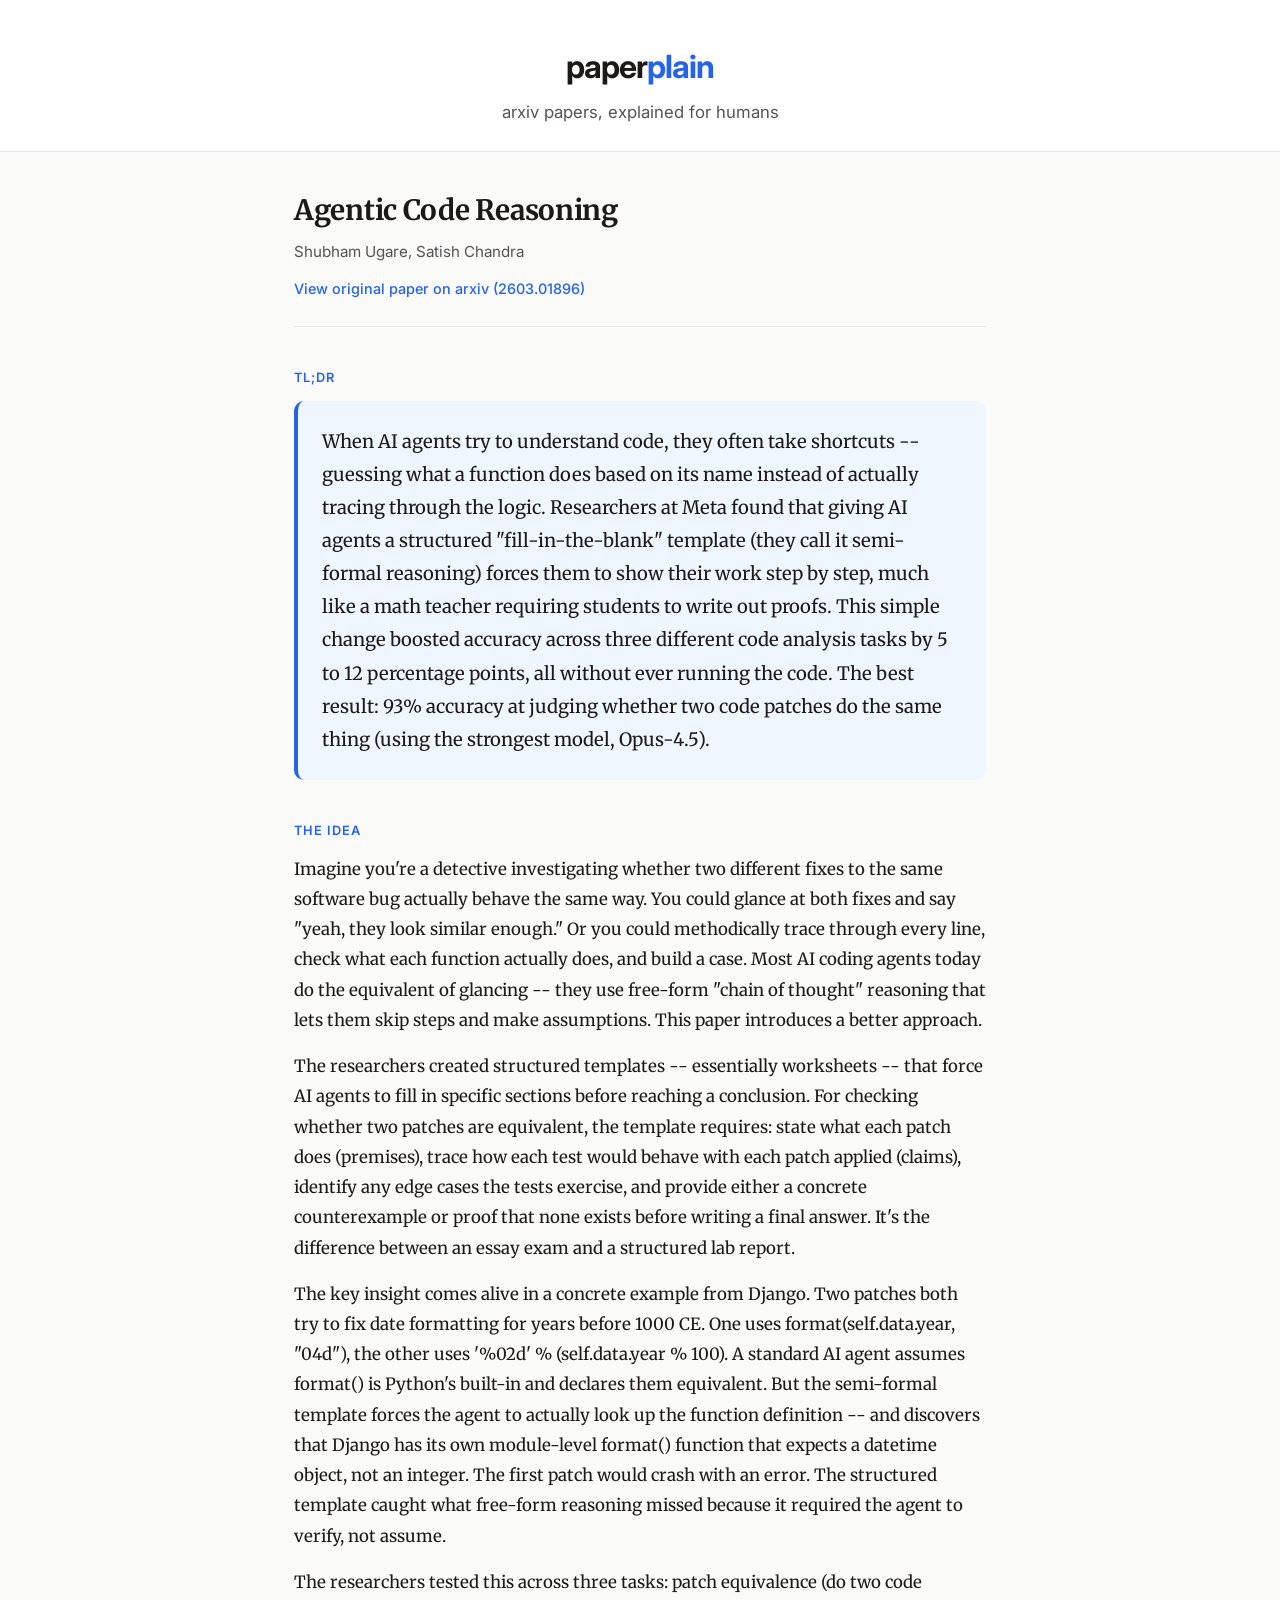
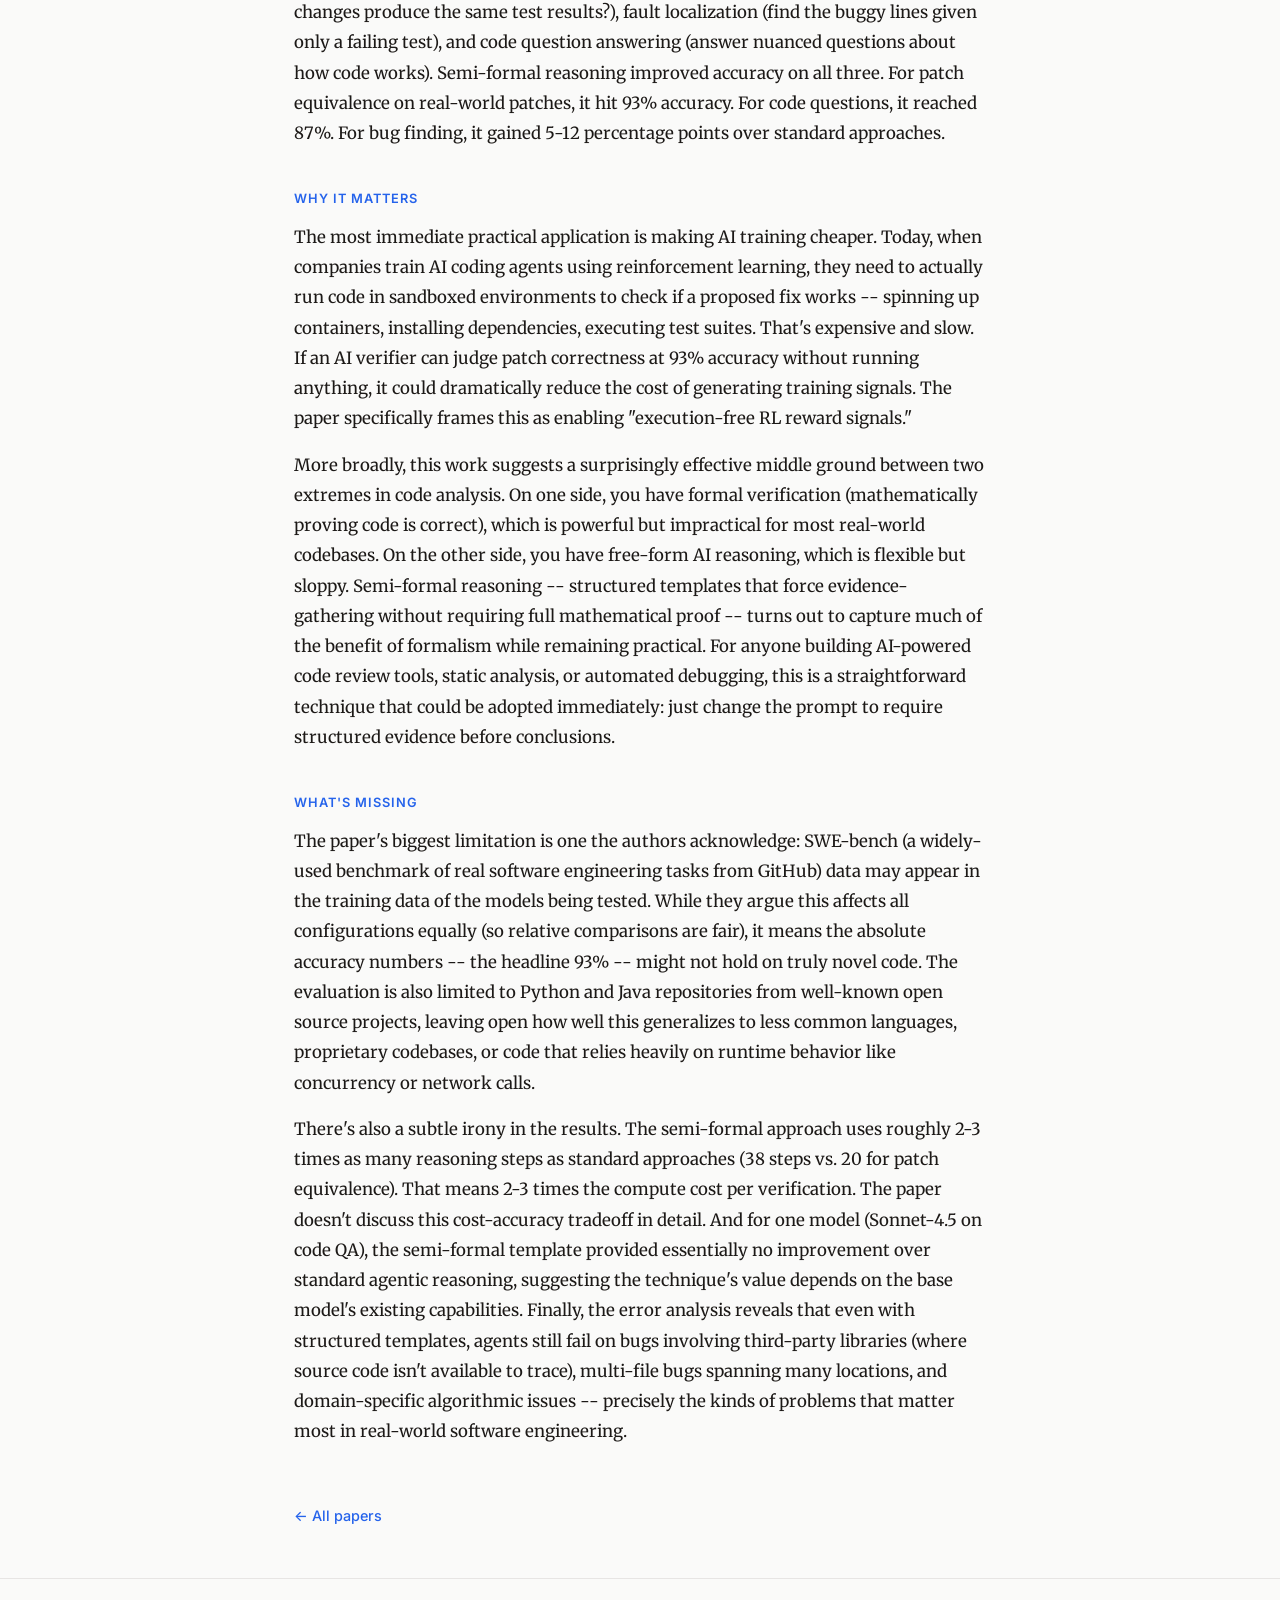
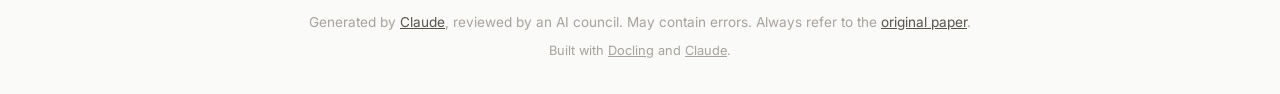
<file: site/papers/2603.01896.html>
<!DOCTYPE html>
<html lang="en">
<head>
    <meta charset="UTF-8">
    <meta name="viewport" content="width=device-width, initial-scale=1.0">
    <title>Agentic Code Reasoning — paperplain</title>
    <link rel="stylesheet" href="../style.css">
    <link rel="preconnect" href="https://fonts.googleapis.com">
    <link rel="preconnect" href="https://fonts.gstatic.com" crossorigin>
    <link href="https://fonts.googleapis.com/css2?family=Inter:wght@400;500;600;700&family=Merriweather:wght@400;700&display=swap" rel="stylesheet">
</head>
<body>
    <header>
        <div class="container">
            <a href="../index.html" class="logo-link">
                <h1 class="logo">paper<span class="logo-accent">plain</span></h1>
            </a>
            <p class="tagline">arxiv papers, explained for humans</p>
        </div>
    </header>

    <main class="container">
        <article class="result-section">
            <div class="paper-header">
                <h2 class="paper-title">Agentic Code Reasoning</h2>
                <p class="paper-authors">Shubham Ugare, Satish Chandra</p>
                <a href="https://arxiv.org/abs/2603.01896" target="_blank" class="paper-link">
                    View original paper on arxiv (2603.01896)
                </a>
            </div>

            <div class="explanation">
                <section class="explanation-block">
                    <h3 class="section-label">TL;DR</h3>
                    <div class="section-content tldr-content">
                    <p>When AI agents try to understand code, they often take shortcuts -- guessing what a function does based on its name instead of actually tracing through the logic. Researchers at Meta found that giving AI agents a structured &quot;fill-in-the-blank&quot; template (they call it semi-formal reasoning) forces them to show their work step by step, much like a math teacher requiring students to write out proofs. This simple change boosted accuracy across three different code analysis tasks by 5 to 12 percentage points, all without ever running the code. The best result: 93% accuracy at judging whether two code patches do the same thing (using the strongest model, Opus-4.5).</p>
                    </div>
                </section>

                <section class="explanation-block">
                    <h3 class="section-label">The Idea</h3>
                    <div class="section-content">
                    <p>Imagine you&#x27;re a detective investigating whether two different fixes to the same software bug actually behave the same way. You could glance at both fixes and say &quot;yeah, they look similar enough.&quot; Or you could methodically trace through every line, check what each function actually does, and build a case. Most AI coding agents today do the equivalent of glancing -- they use free-form &quot;chain of thought&quot; reasoning that lets them skip steps and make assumptions. This paper introduces a better approach.</p>
                    <p>The researchers created structured templates -- essentially worksheets -- that force AI agents to fill in specific sections before reaching a conclusion. For checking whether two patches are equivalent, the template requires: state what each patch does (premises), trace how each test would behave with each patch applied (claims), identify any edge cases the tests exercise, and provide either a concrete counterexample or proof that none exists before writing a final answer. It&#x27;s the difference between an essay exam and a structured lab report.</p>
                    <p>The key insight comes alive in a concrete example from Django. Two patches both try to fix date formatting for years before 1000 CE. One uses format(self.data.year, &quot;04d&quot;), the other uses &#x27;%02d&#x27; % (self.data.year % 100). A standard AI agent assumes format() is Python&#x27;s built-in and declares them equivalent. But the semi-formal template forces the agent to actually look up the function definition -- and discovers that Django has its own module-level format() function that expects a datetime object, not an integer. The first patch would crash with an error. The structured template caught what free-form reasoning missed because it required the agent to verify, not assume.</p>
                    <p>The researchers tested this across three tasks: patch equivalence (do two code changes produce the same test results?), fault localization (find the buggy lines given only a failing test), and code question answering (answer nuanced questions about how code works). Semi-formal reasoning improved accuracy on all three. For patch equivalence on real-world patches, it hit 93% accuracy. For code questions, it reached 87%. For bug finding, it gained 5-12 percentage points over standard approaches.</p>
                    </div>
                </section>

                <section class="explanation-block">
                    <h3 class="section-label">Why It Matters</h3>
                    <div class="section-content">
                    <p>The most immediate practical application is making AI training cheaper. Today, when companies train AI coding agents using reinforcement learning, they need to actually run code in sandboxed environments to check if a proposed fix works -- spinning up containers, installing dependencies, executing test suites. That&#x27;s expensive and slow. If an AI verifier can judge patch correctness at 93% accuracy without running anything, it could dramatically reduce the cost of generating training signals. The paper specifically frames this as enabling &quot;execution-free RL reward signals.&quot;</p>
                    <p>More broadly, this work suggests a surprisingly effective middle ground between two extremes in code analysis. On one side, you have formal verification (mathematically proving code is correct), which is powerful but impractical for most real-world codebases. On the other side, you have free-form AI reasoning, which is flexible but sloppy. Semi-formal reasoning -- structured templates that force evidence-gathering without requiring full mathematical proof -- turns out to capture much of the benefit of formalism while remaining practical. For anyone building AI-powered code review tools, static analysis, or automated debugging, this is a straightforward technique that could be adopted immediately: just change the prompt to require structured evidence before conclusions.</p>
                    </div>
                </section>

                <section class="explanation-block">
                    <h3 class="section-label">What's Missing</h3>
                    <div class="section-content">
                    <p>The paper&#x27;s biggest limitation is one the authors acknowledge: SWE-bench (a widely-used benchmark of real software engineering tasks from GitHub) data may appear in the training data of the models being tested. While they argue this affects all configurations equally (so relative comparisons are fair), it means the absolute accuracy numbers -- the headline 93% -- might not hold on truly novel code. The evaluation is also limited to Python and Java repositories from well-known open source projects, leaving open how well this generalizes to less common languages, proprietary codebases, or code that relies heavily on runtime behavior like concurrency or network calls.</p>
                    <p>There&#x27;s also a subtle irony in the results. The semi-formal approach uses roughly 2-3 times as many reasoning steps as standard approaches (38 steps vs. 20 for patch equivalence). That means 2-3 times the compute cost per verification. The paper doesn&#x27;t discuss this cost-accuracy tradeoff in detail. And for one model (Sonnet-4.5 on code QA), the semi-formal template provided essentially no improvement over standard agentic reasoning, suggesting the technique&#x27;s value depends on the base model&#x27;s existing capabilities. Finally, the error analysis reveals that even with structured templates, agents still fail on bugs involving third-party libraries (where source code isn&#x27;t available to trace), multi-file bugs spanning many locations, and domain-specific algorithmic issues -- precisely the kinds of problems that matter most in real-world software engineering.</p>
                    </div>
                </section>
            </div>
        </article>

        <div class="back-link">
            <a href="../index.html">&larr; All papers</a>
        </div>
    </main>

    <footer>
        <div class="container">
            <p class="disclaimer">
                Generated by <a href="https://www.anthropic.com" target="_blank">Claude</a>, reviewed by an AI council. May contain errors.
                Always refer to the <a href="https://arxiv.org/abs/2603.01896" target="_blank">original paper</a>.
            </p>
            <p class="credits">
                Built with <a href="https://ds4sd.github.io/docling/" target="_blank">Docling</a>
                and <a href="https://www.anthropic.com" target="_blank">Claude</a>.
            </p>
        </div>
    </footer>
</body>
</html>
</file>
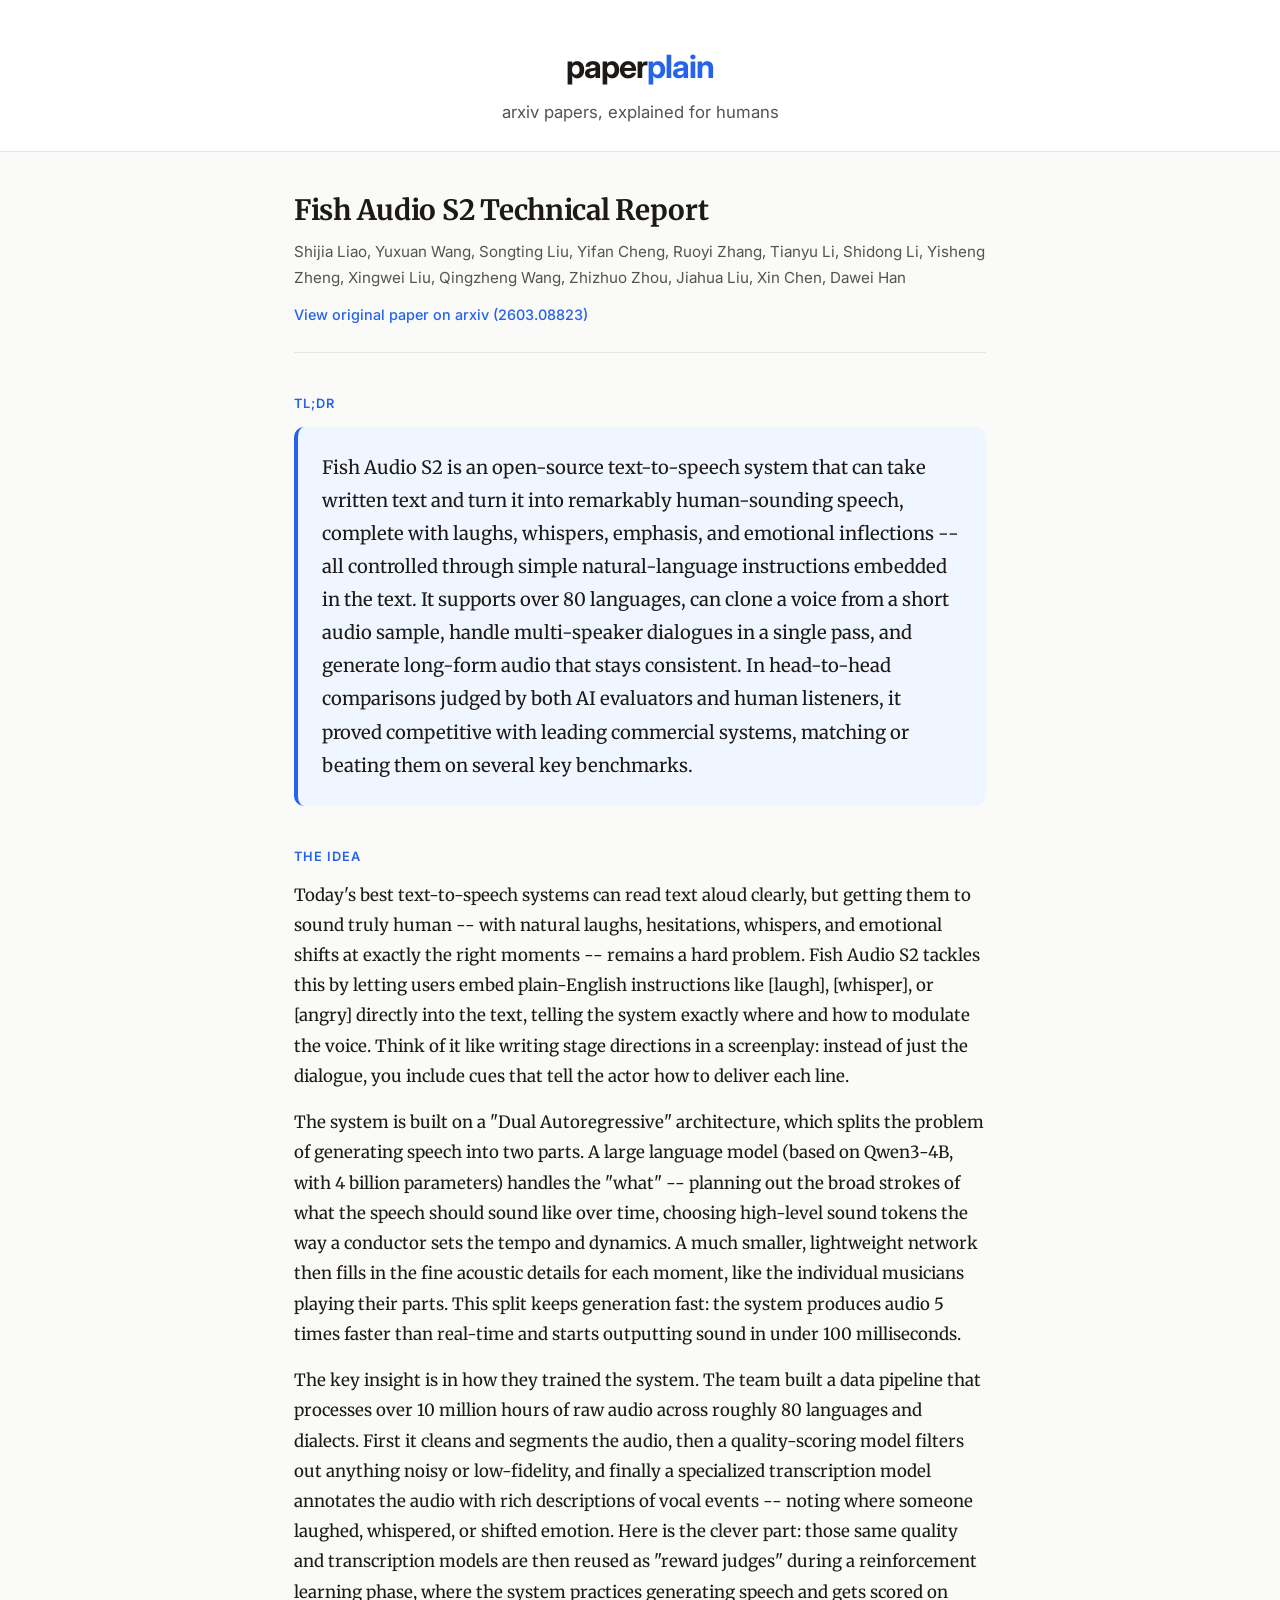
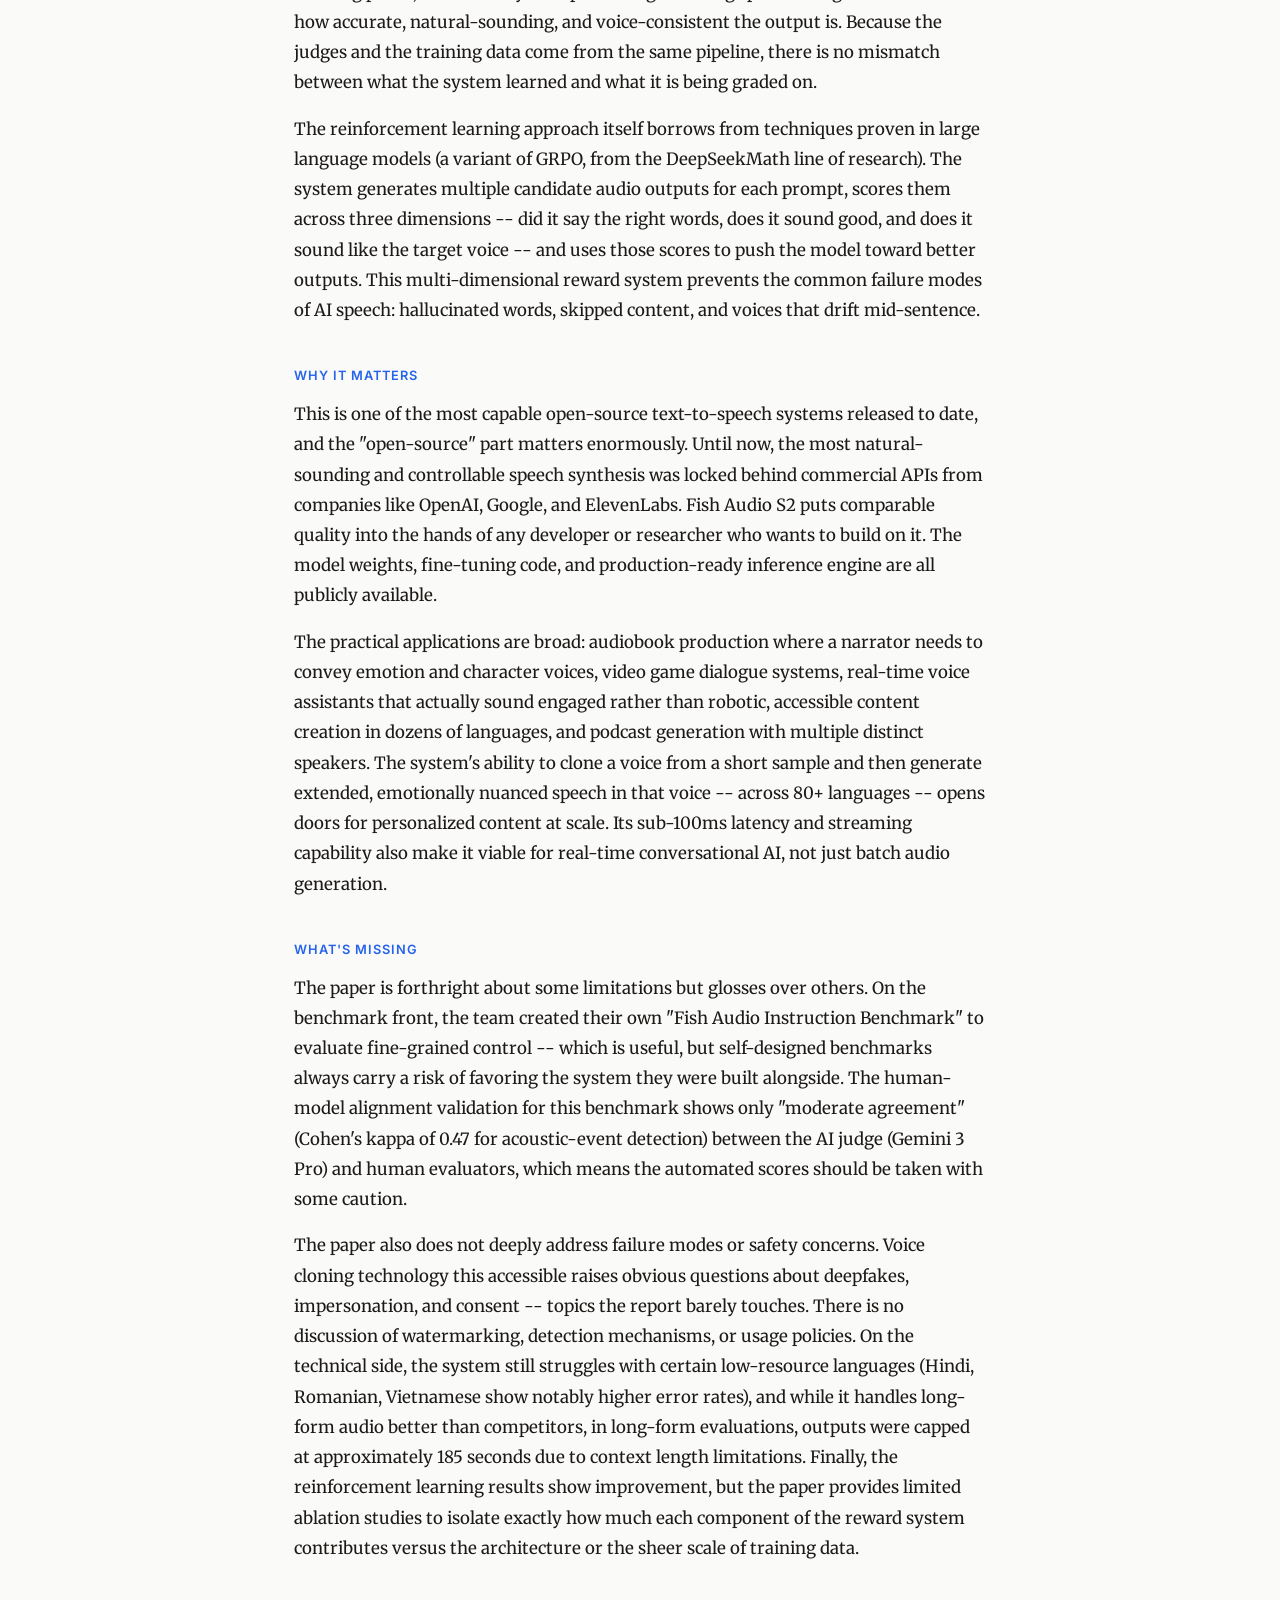
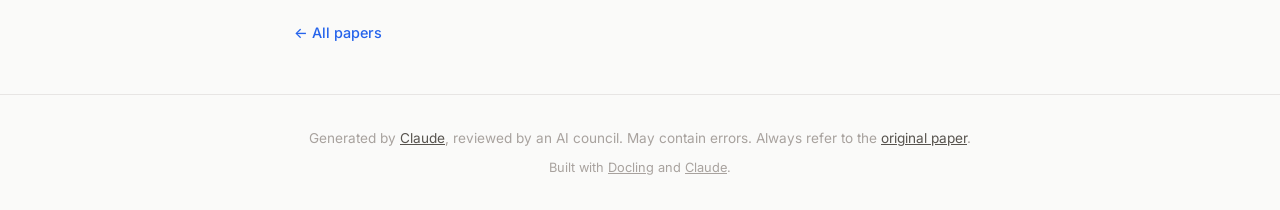
<file: site/papers/2603.08823.html>
<!DOCTYPE html>
<html lang="en">
<head>
    <meta charset="UTF-8">
    <meta name="viewport" content="width=device-width, initial-scale=1.0">
    <title>Fish Audio S2 Technical Report — paperplain</title>
    <link rel="stylesheet" href="../style.css">
    <link rel="preconnect" href="https://fonts.googleapis.com">
    <link rel="preconnect" href="https://fonts.gstatic.com" crossorigin>
    <link href="https://fonts.googleapis.com/css2?family=Inter:wght@400;500;600;700&family=Merriweather:wght@400;700&display=swap" rel="stylesheet">
</head>
<body>
    <header>
        <div class="container">
            <a href="../index.html" class="logo-link">
                <h1 class="logo">paper<span class="logo-accent">plain</span></h1>
            </a>
            <p class="tagline">arxiv papers, explained for humans</p>
        </div>
    </header>

    <main class="container">
        <article class="result-section">
            <div class="paper-header">
                <h2 class="paper-title">Fish Audio S2 Technical Report</h2>
                <p class="paper-authors">Shijia Liao, Yuxuan Wang, Songting Liu, Yifan Cheng, Ruoyi Zhang, Tianyu Li, Shidong Li, Yisheng Zheng, Xingwei Liu, Qingzheng Wang, Zhizhuo Zhou, Jiahua Liu, Xin Chen, Dawei Han</p>
                <a href="https://arxiv.org/abs/2603.08823" target="_blank" class="paper-link">
                    View original paper on arxiv (2603.08823)
                </a>
            </div>

            <div class="explanation">
                <section class="explanation-block">
                    <h3 class="section-label">TL;DR</h3>
                    <div class="section-content tldr-content">
                    <p>Fish Audio S2 is an open-source text-to-speech system that can take written text and turn it into remarkably human-sounding speech, complete with laughs, whispers, emphasis, and emotional inflections -- all controlled through simple natural-language instructions embedded in the text. It supports over 80 languages, can clone a voice from a short audio sample, handle multi-speaker dialogues in a single pass, and generate long-form audio that stays consistent. In head-to-head comparisons judged by both AI evaluators and human listeners, it proved competitive with leading commercial systems, matching or beating them on several key benchmarks.</p>
                    </div>
                </section>

                <section class="explanation-block">
                    <h3 class="section-label">The Idea</h3>
                    <div class="section-content">
                    <p>Today&#x27;s best text-to-speech systems can read text aloud clearly, but getting them to sound truly human -- with natural laughs, hesitations, whispers, and emotional shifts at exactly the right moments -- remains a hard problem. Fish Audio S2 tackles this by letting users embed plain-English instructions like [laugh], [whisper], or [angry] directly into the text, telling the system exactly where and how to modulate the voice. Think of it like writing stage directions in a screenplay: instead of just the dialogue, you include cues that tell the actor how to deliver each line.</p>
                    <p>The system is built on a &quot;Dual Autoregressive&quot; architecture, which splits the problem of generating speech into two parts. A large language model (based on Qwen3-4B, with 4 billion parameters) handles the &quot;what&quot; -- planning out the broad strokes of what the speech should sound like over time, choosing high-level sound tokens the way a conductor sets the tempo and dynamics. A much smaller, lightweight network then fills in the fine acoustic details for each moment, like the individual musicians playing their parts. This split keeps generation fast: the system produces audio 5 times faster than real-time and starts outputting sound in under 100 milliseconds.</p>
                    <p>The key insight is in how they trained the system. The team built a data pipeline that processes over 10 million hours of raw audio across roughly 80 languages and dialects. First it cleans and segments the audio, then a quality-scoring model filters out anything noisy or low-fidelity, and finally a specialized transcription model annotates the audio with rich descriptions of vocal events -- noting where someone laughed, whispered, or shifted emotion. Here is the clever part: those same quality and transcription models are then reused as &quot;reward judges&quot; during a reinforcement learning phase, where the system practices generating speech and gets scored on how accurate, natural-sounding, and voice-consistent the output is. Because the judges and the training data come from the same pipeline, there is no mismatch between what the system learned and what it is being graded on.</p>
                    <p>The reinforcement learning approach itself borrows from techniques proven in large language models (a variant of GRPO, from the DeepSeekMath line of research). The system generates multiple candidate audio outputs for each prompt, scores them across three dimensions -- did it say the right words, does it sound good, and does it sound like the target voice -- and uses those scores to push the model toward better outputs. This multi-dimensional reward system prevents the common failure modes of AI speech: hallucinated words, skipped content, and voices that drift mid-sentence.</p>
                    </div>
                </section>

                <section class="explanation-block">
                    <h3 class="section-label">Why It Matters</h3>
                    <div class="section-content">
                    <p>This is one of the most capable open-source text-to-speech systems released to date, and the &quot;open-source&quot; part matters enormously. Until now, the most natural-sounding and controllable speech synthesis was locked behind commercial APIs from companies like OpenAI, Google, and ElevenLabs. Fish Audio S2 puts comparable quality into the hands of any developer or researcher who wants to build on it. The model weights, fine-tuning code, and production-ready inference engine are all publicly available.</p>
                    <p>The practical applications are broad: audiobook production where a narrator needs to convey emotion and character voices, video game dialogue systems, real-time voice assistants that actually sound engaged rather than robotic, accessible content creation in dozens of languages, and podcast generation with multiple distinct speakers. The system&#x27;s ability to clone a voice from a short sample and then generate extended, emotionally nuanced speech in that voice -- across 80+ languages -- opens doors for personalized content at scale. Its sub-100ms latency and streaming capability also make it viable for real-time conversational AI, not just batch audio generation.</p>
                    </div>
                </section>

                <section class="explanation-block">
                    <h3 class="section-label">What's Missing</h3>
                    <div class="section-content">
                    <p>The paper is forthright about some limitations but glosses over others. On the benchmark front, the team created their own &quot;Fish Audio Instruction Benchmark&quot; to evaluate fine-grained control -- which is useful, but self-designed benchmarks always carry a risk of favoring the system they were built alongside. The human-model alignment validation for this benchmark shows only &quot;moderate agreement&quot; (Cohen&#x27;s kappa of 0.47 for acoustic-event detection) between the AI judge (Gemini 3 Pro) and human evaluators, which means the automated scores should be taken with some caution.</p>
                    <p>The paper also does not deeply address failure modes or safety concerns. Voice cloning technology this accessible raises obvious questions about deepfakes, impersonation, and consent -- topics the report barely touches. There is no discussion of watermarking, detection mechanisms, or usage policies. On the technical side, the system still struggles with certain low-resource languages (Hindi, Romanian, Vietnamese show notably higher error rates), and while it handles long-form audio better than competitors, in long-form evaluations, outputs were capped at approximately 185 seconds due to context length limitations. Finally, the reinforcement learning results show improvement, but the paper provides limited ablation studies to isolate exactly how much each component of the reward system contributes versus the architecture or the sheer scale of training data.</p>
                    </div>
                </section>
            </div>
        </article>

        <div class="back-link">
            <a href="../index.html">&larr; All papers</a>
        </div>
    </main>

    <footer>
        <div class="container">
            <p class="disclaimer">
                Generated by <a href="https://www.anthropic.com" target="_blank">Claude</a>, reviewed by an AI council. May contain errors.
                Always refer to the <a href="https://arxiv.org/abs/2603.08823" target="_blank">original paper</a>.
            </p>
            <p class="credits">
                Built with <a href="https://ds4sd.github.io/docling/" target="_blank">Docling</a>
                and <a href="https://www.anthropic.com" target="_blank">Claude</a>.
            </p>
        </div>
    </footer>
</body>
</html>
</file>
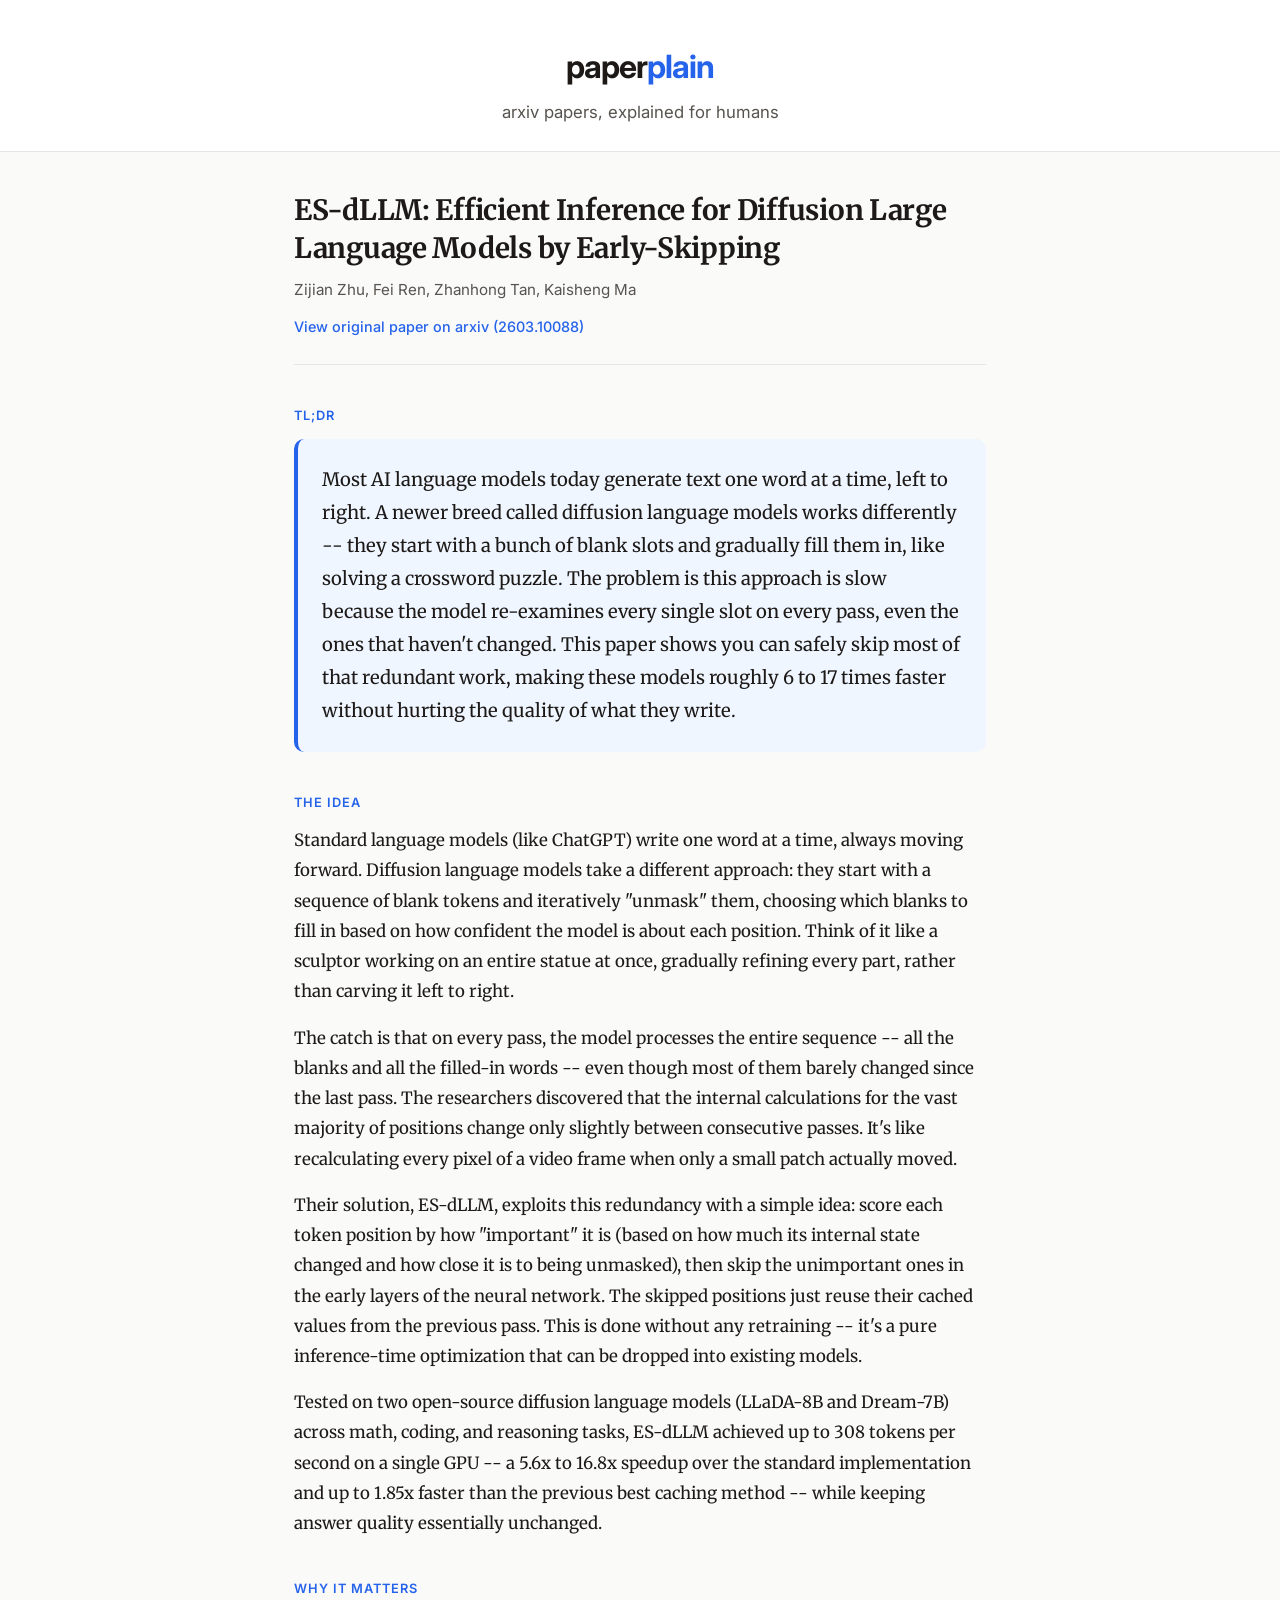
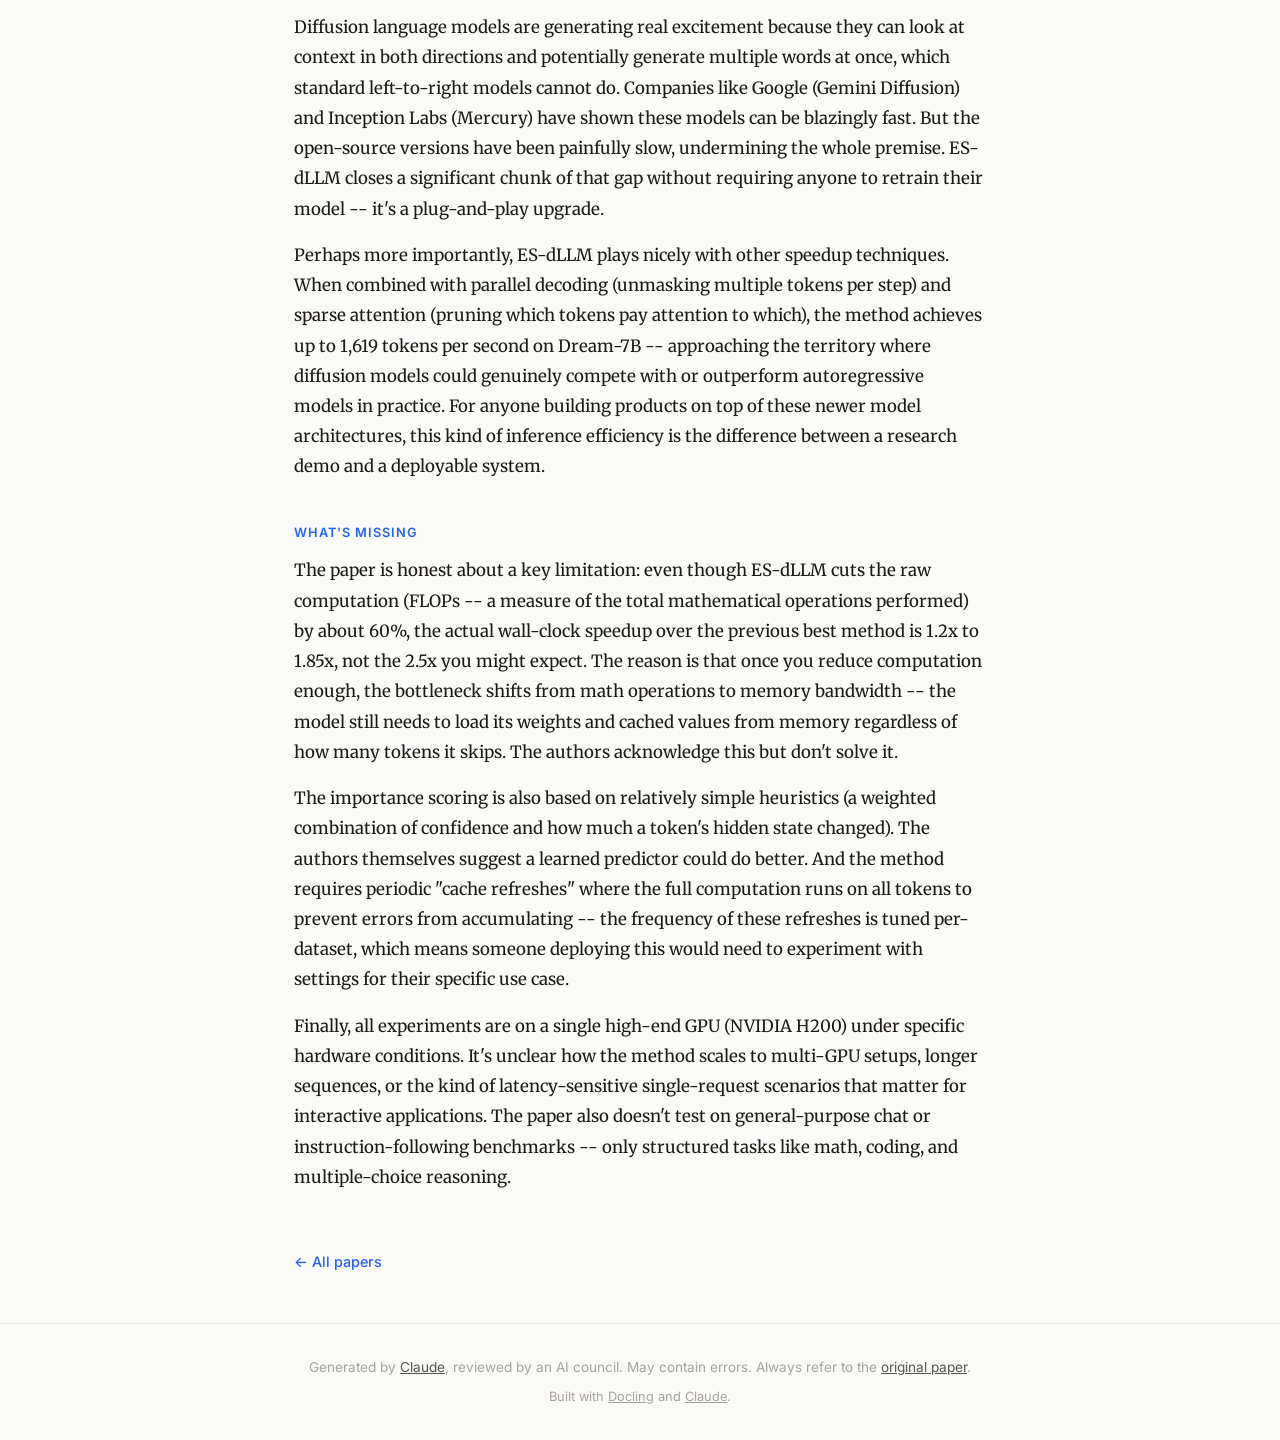
<file: site/papers/2603.10088.html>
<!DOCTYPE html>
<html lang="en">
<head>
    <meta charset="UTF-8">
    <meta name="viewport" content="width=device-width, initial-scale=1.0">
    <title>ES-dLLM: Efficient Inference for Diffusion Large Language Models by Early-Skipping — paperplain</title>
    <link rel="stylesheet" href="../style.css">
    <link rel="preconnect" href="https://fonts.googleapis.com">
    <link rel="preconnect" href="https://fonts.gstatic.com" crossorigin>
    <link href="https://fonts.googleapis.com/css2?family=Inter:wght@400;500;600;700&family=Merriweather:wght@400;700&display=swap" rel="stylesheet">
</head>
<body>
    <header>
        <div class="container">
            <a href="../index.html" class="logo-link">
                <h1 class="logo">paper<span class="logo-accent">plain</span></h1>
            </a>
            <p class="tagline">arxiv papers, explained for humans</p>
        </div>
    </header>

    <main class="container">
        <article class="result-section">
            <div class="paper-header">
                <h2 class="paper-title">ES-dLLM: Efficient Inference for Diffusion Large Language Models by Early-Skipping</h2>
                <p class="paper-authors">Zijian Zhu, Fei Ren, Zhanhong Tan, Kaisheng Ma</p>
                <a href="https://arxiv.org/abs/2603.10088" target="_blank" class="paper-link">
                    View original paper on arxiv (2603.10088)
                </a>
            </div>

            <div class="explanation">
                <section class="explanation-block">
                    <h3 class="section-label">TL;DR</h3>
                    <div class="section-content tldr-content">
                    <p>Most AI language models today generate text one word at a time, left to right. A newer breed called diffusion language models works differently -- they start with a bunch of blank slots and gradually fill them in, like solving a crossword puzzle. The problem is this approach is slow because the model re-examines every single slot on every pass, even the ones that haven&#x27;t changed. This paper shows you can safely skip most of that redundant work, making these models roughly 6 to 17 times faster without hurting the quality of what they write.</p>
                    </div>
                </section>

                <section class="explanation-block">
                    <h3 class="section-label">The Idea</h3>
                    <div class="section-content">
                    <p>Standard language models (like ChatGPT) write one word at a time, always moving forward. Diffusion language models take a different approach: they start with a sequence of blank tokens and iteratively &quot;unmask&quot; them, choosing which blanks to fill in based on how confident the model is about each position. Think of it like a sculptor working on an entire statue at once, gradually refining every part, rather than carving it left to right.</p>
                    <p>The catch is that on every pass, the model processes the entire sequence -- all the blanks and all the filled-in words -- even though most of them barely changed since the last pass. The researchers discovered that the internal calculations for the vast majority of positions change only slightly between consecutive passes. It&#x27;s like recalculating every pixel of a video frame when only a small patch actually moved.</p>
                    <p>Their solution, ES-dLLM, exploits this redundancy with a simple idea: score each token position by how &quot;important&quot; it is (based on how much its internal state changed and how close it is to being unmasked), then skip the unimportant ones in the early layers of the neural network. The skipped positions just reuse their cached values from the previous pass. This is done without any retraining -- it&#x27;s a pure inference-time optimization that can be dropped into existing models.</p>
                    <p>Tested on two open-source diffusion language models (LLaDA-8B and Dream-7B) across math, coding, and reasoning tasks, ES-dLLM achieved up to 308 tokens per second on a single GPU -- a 5.6x to 16.8x speedup over the standard implementation and up to 1.85x faster than the previous best caching method -- while keeping answer quality essentially unchanged.</p>
                    </div>
                </section>

                <section class="explanation-block">
                    <h3 class="section-label">Why It Matters</h3>
                    <div class="section-content">
                    <p>Diffusion language models are generating real excitement because they can look at context in both directions and potentially generate multiple words at once, which standard left-to-right models cannot do. Companies like Google (Gemini Diffusion) and Inception Labs (Mercury) have shown these models can be blazingly fast. But the open-source versions have been painfully slow, undermining the whole premise. ES-dLLM closes a significant chunk of that gap without requiring anyone to retrain their model -- it&#x27;s a plug-and-play upgrade.</p>
                    <p>Perhaps more importantly, ES-dLLM plays nicely with other speedup techniques. When combined with parallel decoding (unmasking multiple tokens per step) and sparse attention (pruning which tokens pay attention to which), the method achieves up to 1,619 tokens per second on Dream-7B -- approaching the territory where diffusion models could genuinely compete with or outperform autoregressive models in practice. For anyone building products on top of these newer model architectures, this kind of inference efficiency is the difference between a research demo and a deployable system.</p>
                    </div>
                </section>

                <section class="explanation-block">
                    <h3 class="section-label">What's Missing</h3>
                    <div class="section-content">
                    <p>The paper is honest about a key limitation: even though ES-dLLM cuts the raw computation (FLOPs -- a measure of the total mathematical operations performed) by about 60%, the actual wall-clock speedup over the previous best method is 1.2x to 1.85x, not the 2.5x you might expect. The reason is that once you reduce computation enough, the bottleneck shifts from math operations to memory bandwidth -- the model still needs to load its weights and cached values from memory regardless of how many tokens it skips. The authors acknowledge this but don&#x27;t solve it.</p>
                    <p>The importance scoring is also based on relatively simple heuristics (a weighted combination of confidence and how much a token&#x27;s hidden state changed). The authors themselves suggest a learned predictor could do better. And the method requires periodic &quot;cache refreshes&quot; where the full computation runs on all tokens to prevent errors from accumulating -- the frequency of these refreshes is tuned per-dataset, which means someone deploying this would need to experiment with settings for their specific use case.</p>
                    <p>Finally, all experiments are on a single high-end GPU (NVIDIA H200) under specific hardware conditions. It&#x27;s unclear how the method scales to multi-GPU setups, longer sequences, or the kind of latency-sensitive single-request scenarios that matter for interactive applications. The paper also doesn&#x27;t test on general-purpose chat or instruction-following benchmarks -- only structured tasks like math, coding, and multiple-choice reasoning.</p>
                    </div>
                </section>
            </div>
        </article>

        <div class="back-link">
            <a href="../index.html">&larr; All papers</a>
        </div>
    </main>

    <footer>
        <div class="container">
            <p class="disclaimer">
                Generated by <a href="https://www.anthropic.com" target="_blank">Claude</a>, reviewed by an AI council. May contain errors.
                Always refer to the <a href="https://arxiv.org/abs/2603.10088" target="_blank">original paper</a>.
            </p>
            <p class="credits">
                Built with <a href="https://ds4sd.github.io/docling/" target="_blank">Docling</a>
                and <a href="https://www.anthropic.com" target="_blank">Claude</a>.
            </p>
        </div>
    </footer>
</body>
</html>
</file>
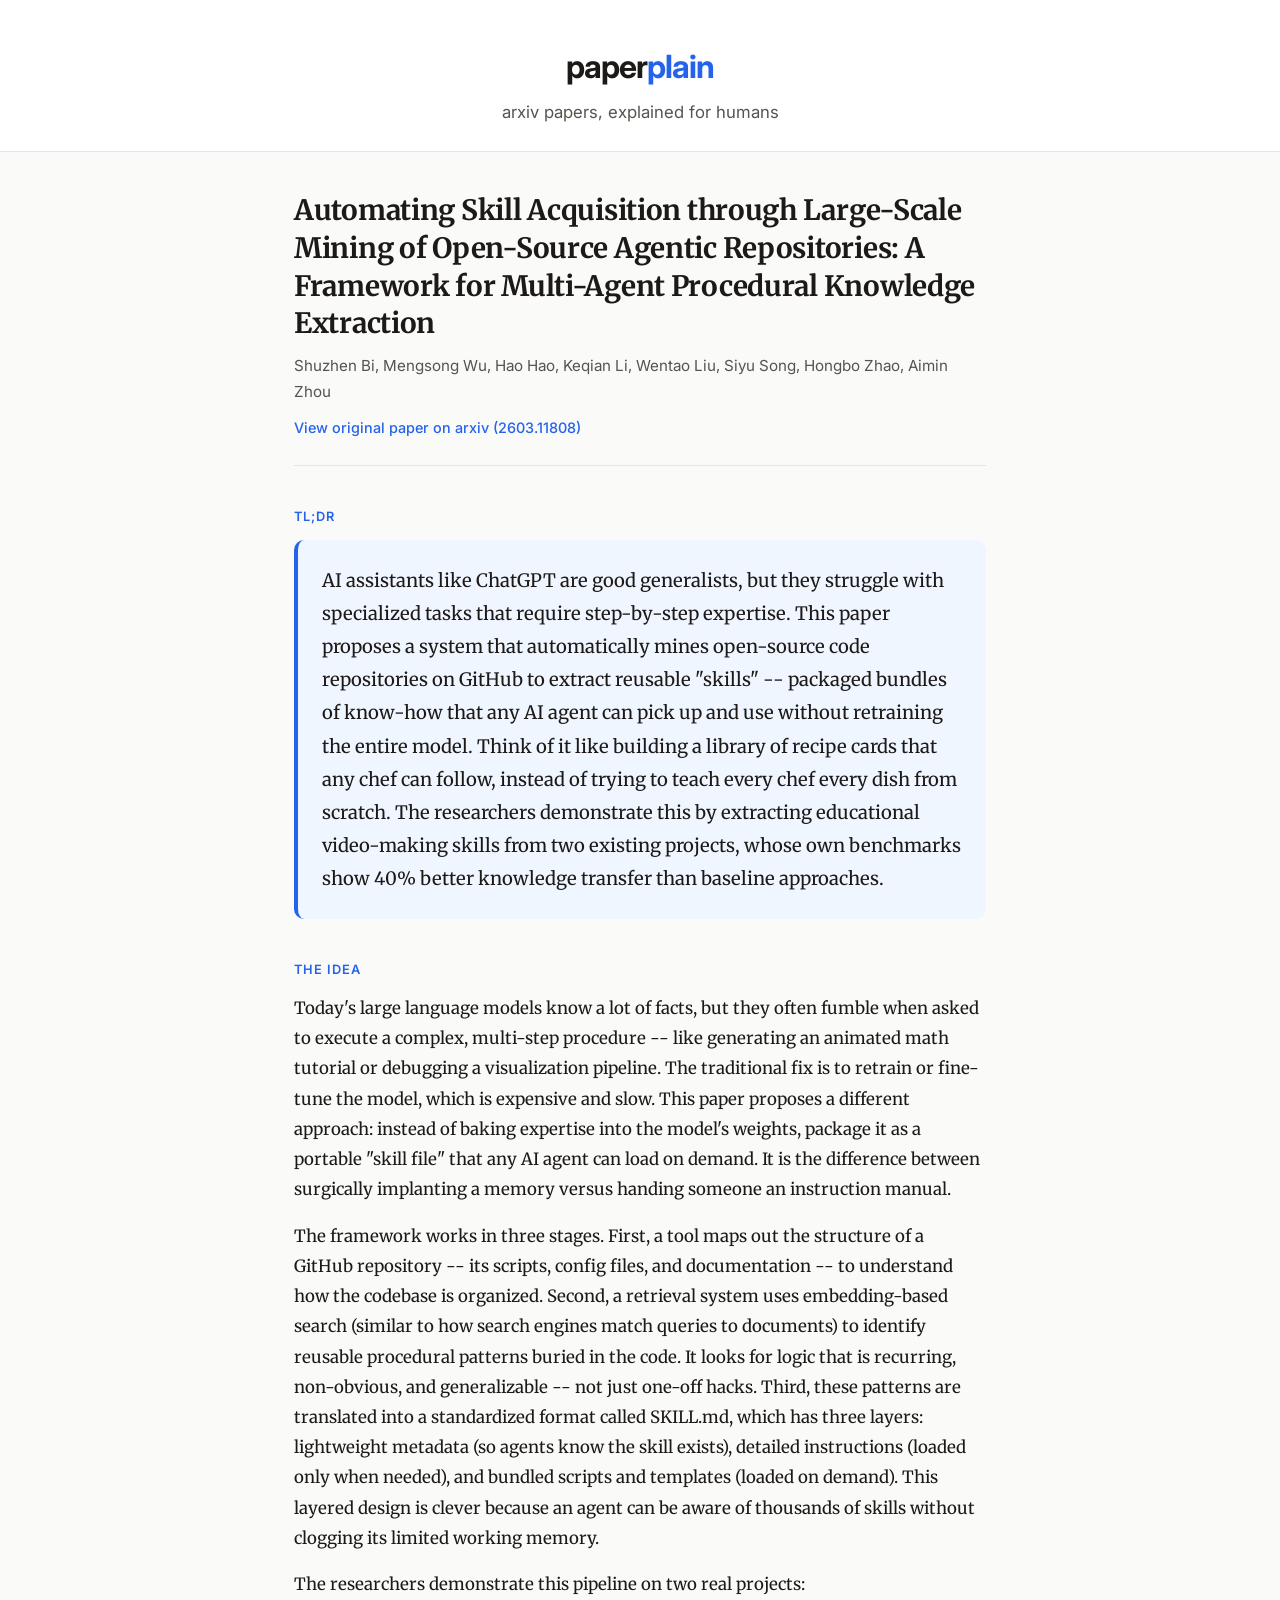
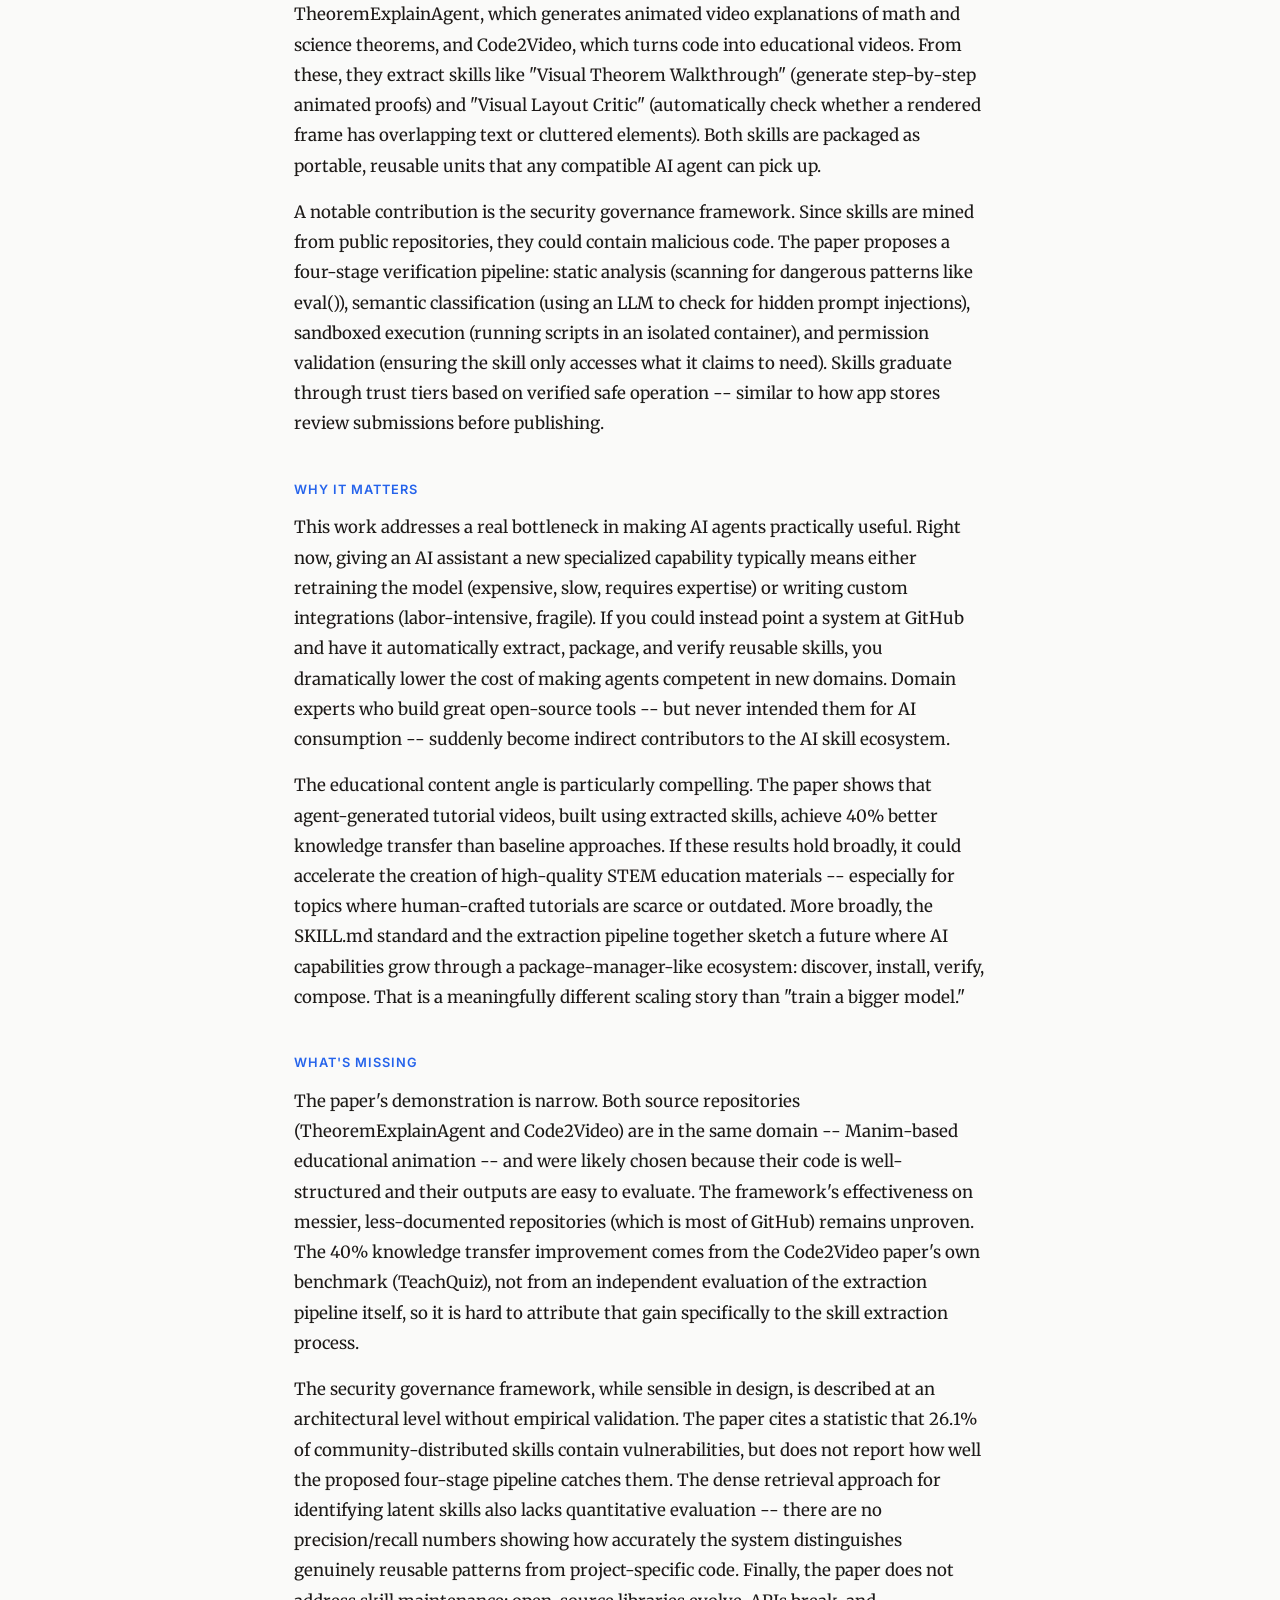
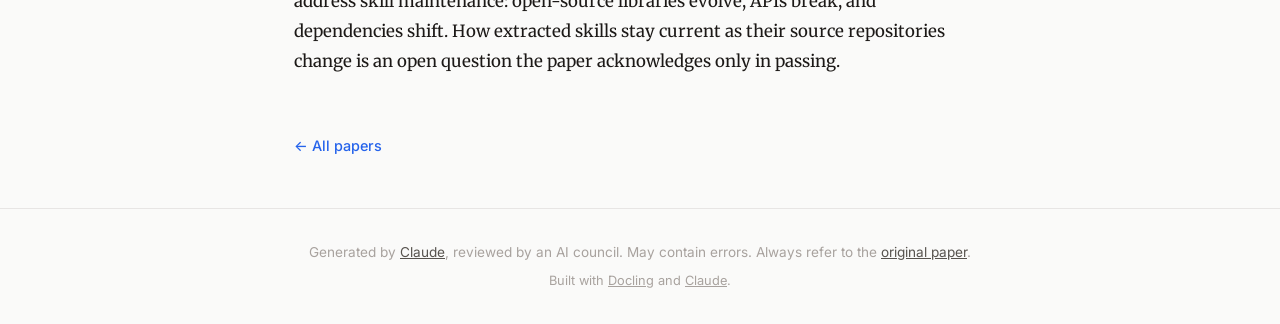
<file: site/papers/2603.11808.html>
<!DOCTYPE html>
<html lang="en">
<head>
    <meta charset="UTF-8">
    <meta name="viewport" content="width=device-width, initial-scale=1.0">
    <title>Automating Skill Acquisition through Large-Scale Mining of Open-Source Agentic Repositories: A Framework for Multi-Agent Procedural Knowledge Extraction — paperplain</title>
    <link rel="stylesheet" href="../style.css">
    <link rel="preconnect" href="https://fonts.googleapis.com">
    <link rel="preconnect" href="https://fonts.gstatic.com" crossorigin>
    <link href="https://fonts.googleapis.com/css2?family=Inter:wght@400;500;600;700&family=Merriweather:wght@400;700&display=swap" rel="stylesheet">
</head>
<body>
    <header>
        <div class="container">
            <a href="../index.html" class="logo-link">
                <h1 class="logo">paper<span class="logo-accent">plain</span></h1>
            </a>
            <p class="tagline">arxiv papers, explained for humans</p>
        </div>
    </header>

    <main class="container">
        <article class="result-section">
            <div class="paper-header">
                <h2 class="paper-title">Automating Skill Acquisition through Large-Scale Mining of Open-Source Agentic Repositories: A Framework for Multi-Agent Procedural Knowledge Extraction</h2>
                <p class="paper-authors">Shuzhen Bi, Mengsong Wu, Hao Hao, Keqian Li, Wentao Liu, Siyu Song, Hongbo Zhao, Aimin Zhou</p>
                <a href="https://arxiv.org/abs/2603.11808" target="_blank" class="paper-link">
                    View original paper on arxiv (2603.11808)
                </a>
            </div>

            <div class="explanation">
                <section class="explanation-block">
                    <h3 class="section-label">TL;DR</h3>
                    <div class="section-content tldr-content">
                    <p>AI assistants like ChatGPT are good generalists, but they struggle with specialized tasks that require step-by-step expertise. This paper proposes a system that automatically mines open-source code repositories on GitHub to extract reusable &quot;skills&quot; -- packaged bundles of know-how that any AI agent can pick up and use without retraining the entire model. Think of it like building a library of recipe cards that any chef can follow, instead of trying to teach every chef every dish from scratch. The researchers demonstrate this by extracting educational video-making skills from two existing projects, whose own benchmarks show 40% better knowledge transfer than baseline approaches.</p>
                    </div>
                </section>

                <section class="explanation-block">
                    <h3 class="section-label">The Idea</h3>
                    <div class="section-content">
                    <p>Today&#x27;s large language models know a lot of facts, but they often fumble when asked to execute a complex, multi-step procedure -- like generating an animated math tutorial or debugging a visualization pipeline. The traditional fix is to retrain or fine-tune the model, which is expensive and slow. This paper proposes a different approach: instead of baking expertise into the model&#x27;s weights, package it as a portable &quot;skill file&quot; that any AI agent can load on demand. It is the difference between surgically implanting a memory versus handing someone an instruction manual.</p>
                    <p>The framework works in three stages. First, a tool maps out the structure of a GitHub repository -- its scripts, config files, and documentation -- to understand how the codebase is organized. Second, a retrieval system uses embedding-based search (similar to how search engines match queries to documents) to identify reusable procedural patterns buried in the code. It looks for logic that is recurring, non-obvious, and generalizable -- not just one-off hacks. Third, these patterns are translated into a standardized format called SKILL.md, which has three layers: lightweight metadata (so agents know the skill exists), detailed instructions (loaded only when needed), and bundled scripts and templates (loaded on demand). This layered design is clever because an agent can be aware of thousands of skills without clogging its limited working memory.</p>
                    <p>The researchers demonstrate this pipeline on two real projects: TheoremExplainAgent, which generates animated video explanations of math and science theorems, and Code2Video, which turns code into educational videos. From these, they extract skills like &quot;Visual Theorem Walkthrough&quot; (generate step-by-step animated proofs) and &quot;Visual Layout Critic&quot; (automatically check whether a rendered frame has overlapping text or cluttered elements). Both skills are packaged as portable, reusable units that any compatible AI agent can pick up.</p>
                    <p>A notable contribution is the security governance framework. Since skills are mined from public repositories, they could contain malicious code. The paper proposes a four-stage verification pipeline: static analysis (scanning for dangerous patterns like eval()), semantic classification (using an LLM to check for hidden prompt injections), sandboxed execution (running scripts in an isolated container), and permission validation (ensuring the skill only accesses what it claims to need). Skills graduate through trust tiers based on verified safe operation -- similar to how app stores review submissions before publishing.</p>
                    </div>
                </section>

                <section class="explanation-block">
                    <h3 class="section-label">Why It Matters</h3>
                    <div class="section-content">
                    <p>This work addresses a real bottleneck in making AI agents practically useful. Right now, giving an AI assistant a new specialized capability typically means either retraining the model (expensive, slow, requires expertise) or writing custom integrations (labor-intensive, fragile). If you could instead point a system at GitHub and have it automatically extract, package, and verify reusable skills, you dramatically lower the cost of making agents competent in new domains. Domain experts who build great open-source tools -- but never intended them for AI consumption -- suddenly become indirect contributors to the AI skill ecosystem.</p>
                    <p>The educational content angle is particularly compelling. The paper shows that agent-generated tutorial videos, built using extracted skills, achieve 40% better knowledge transfer than baseline approaches. If these results hold broadly, it could accelerate the creation of high-quality STEM education materials -- especially for topics where human-crafted tutorials are scarce or outdated. More broadly, the SKILL.md standard and the extraction pipeline together sketch a future where AI capabilities grow through a package-manager-like ecosystem: discover, install, verify, compose. That is a meaningfully different scaling story than &quot;train a bigger model.&quot;</p>
                    </div>
                </section>

                <section class="explanation-block">
                    <h3 class="section-label">What's Missing</h3>
                    <div class="section-content">
                    <p>The paper&#x27;s demonstration is narrow. Both source repositories (TheoremExplainAgent and Code2Video) are in the same domain -- Manim-based educational animation -- and were likely chosen because their code is well-structured and their outputs are easy to evaluate. The framework&#x27;s effectiveness on messier, less-documented repositories (which is most of GitHub) remains unproven. The 40% knowledge transfer improvement comes from the Code2Video paper&#x27;s own benchmark (TeachQuiz), not from an independent evaluation of the extraction pipeline itself, so it is hard to attribute that gain specifically to the skill extraction process.</p>
                    <p>The security governance framework, while sensible in design, is described at an architectural level without empirical validation. The paper cites a statistic that 26.1% of community-distributed skills contain vulnerabilities, but does not report how well the proposed four-stage pipeline catches them. The dense retrieval approach for identifying latent skills also lacks quantitative evaluation -- there are no precision/recall numbers showing how accurately the system distinguishes genuinely reusable patterns from project-specific code. Finally, the paper does not address skill maintenance: open-source libraries evolve, APIs break, and dependencies shift. How extracted skills stay current as their source repositories change is an open question the paper acknowledges only in passing.</p>
                    </div>
                </section>
            </div>
        </article>

        <div class="back-link">
            <a href="../index.html">&larr; All papers</a>
        </div>
    </main>

    <footer>
        <div class="container">
            <p class="disclaimer">
                Generated by <a href="https://www.anthropic.com" target="_blank">Claude</a>, reviewed by an AI council. May contain errors.
                Always refer to the <a href="https://arxiv.org/abs/2603.11808" target="_blank">original paper</a>.
            </p>
            <p class="credits">
                Built with <a href="https://ds4sd.github.io/docling/" target="_blank">Docling</a>
                and <a href="https://www.anthropic.com" target="_blank">Claude</a>.
            </p>
        </div>
    </footer>
</body>
</html>
</file>
<file: docs/style.css>
/* === Reset & Base === */
*, *::before, *::after {
    box-sizing: border-box;
    margin: 0;
    padding: 0;
}

:root {
    --color-bg: #fafaf9;
    --color-surface: #ffffff;
    --color-text: #1c1917;
    --color-text-secondary: #57534e;
    --color-text-muted: #78716c;
    --color-accent: #2563eb;
    --color-accent-hover: #1d4ed8;
    --color-accent-light: #dbeafe;
    --color-border: #e7e5e4;
    --color-footer-bg: #1c1917;
    --color-footer-text: #d6d3d1;
    --color-footer-link: #93c5fd;
    --color-focus: #2563eb;
    --font-sans: 'Inter', -apple-system, BlinkMacSystemFont, 'Segoe UI', sans-serif;
    --font-serif: 'Merriweather', Georgia, serif;
    --max-width: 740px;
}

html {
    font-size: 16px;
    -webkit-font-smoothing: antialiased;
    -moz-osx-font-smoothing: grayscale;
    scroll-behavior: smooth;
}

body {
    font-family: var(--font-sans);
    color: var(--color-text);
    background: var(--color-bg);
    line-height: 1.7;
    min-height: 100vh;
    display: flex;
    flex-direction: column;
}

.container {
    max-width: var(--max-width);
    margin: 0 auto;
    padding: 0 1.5rem;
}

/* === Focus Styles === */
:focus-visible {
    outline: 2px solid var(--color-focus);
    outline-offset: 2px;
    border-radius: 3px;
}

a:focus:not(:focus-visible) {
    outline: none;
}

/* === Header === */
header {
    padding: 2.5rem 0 1.5rem;
    text-align: center;
    border-bottom: 1px solid var(--color-border);
    background: var(--color-surface);
}

.logo {
    font-size: 2rem;
    font-weight: 700;
    letter-spacing: -0.03em;
    color: var(--color-text);
}

.logo-accent {
    color: var(--color-accent);
}

.logo-link {
    text-decoration: none;
    color: inherit;
}

.tagline {
    color: var(--color-text-secondary);
    font-size: 1.05rem;
    margin-top: 0.25rem;
}

/* === How It Works (index page) === */
.how-it-works {
    padding: 2rem 0 1.25rem;
    text-align: center;
}

.how-it-works h2 {
    font-family: var(--font-serif);
    font-size: 1.35rem;
    font-weight: 700;
    color: var(--color-text);
    margin-bottom: 0.5rem;
}

.how-it-works p {
    color: var(--color-text-secondary);
    font-size: 0.95rem;
    max-width: 560px;
    margin: 0 auto;
    line-height: 1.7;
}

.how-it-works a {
    color: var(--color-accent);
    text-decoration: none;
    font-weight: 500;
}

.how-it-works a:hover {
    text-decoration: underline;
}

/* === Paper Cards (index page) === */
.papers-grid {
    display: flex;
    flex-direction: column;
    gap: 1.25rem;
    padding: 1rem 0 3rem;
}

.paper-card {
    display: block;
    background: var(--color-surface);
    border: 1px solid var(--color-border);
    border-radius: 12px;
    padding: 1.5rem;
    text-decoration: none;
    color: var(--color-text);
    transition: border-color 0.2s, box-shadow 0.2s, transform 0.2s;
}

.paper-card:hover {
    border-color: var(--color-accent);
    box-shadow: 0 4px 12px rgba(37, 99, 235, 0.1);
    transform: translateY(-1px);
}

.card-meta {
    display: flex;
    align-items: center;
    gap: 0.6rem;
    margin-bottom: 0.5rem;
}

.category-tag {
    display: inline-block;
    font-size: 0.7rem;
    font-weight: 600;
    text-transform: uppercase;
    letter-spacing: 0.05em;
    color: var(--color-accent);
    background: var(--color-accent-light);
    padding: 0.2rem 0.55rem;
    border-radius: 4px;
    line-height: 1.4;
}

.card-date {
    font-size: 0.75rem;
    color: var(--color-text-muted);
}

.card-title {
    font-family: var(--font-serif);
    font-size: 1.15rem;
    font-weight: 700;
    line-height: 1.4;
    margin-bottom: 0.3rem;
}

.card-authors {
    font-size: 0.85rem;
    color: var(--color-text-secondary);
    margin-bottom: 0.6rem;
}

.card-tldr {
    font-size: 0.9rem;
    color: var(--color-text-secondary);
    line-height: 1.6;
}

/* === Paper Page — Top Nav === */
.top-nav {
    padding: 1.25rem 0 0;
}

.top-nav a {
    color: var(--color-accent);
    text-decoration: none;
    font-size: 0.9rem;
    font-weight: 500;
}

.top-nav a:hover {
    text-decoration: underline;
}

/* === Paper Page === */
.result-section {
    padding: 2rem 0 2rem;
}

.paper-header {
    margin-bottom: 2rem;
    padding-bottom: 1.5rem;
    border-bottom: 1px solid var(--color-border);
}

.paper-meta {
    display: flex;
    align-items: center;
    gap: 0.6rem;
    margin-bottom: 0.75rem;
}

.paper-date {
    font-size: 0.8rem;
    color: var(--color-text-muted);
}

.paper-title {
    font-family: var(--font-serif);
    font-size: 1.75rem;
    font-weight: 700;
    line-height: 1.35;
    letter-spacing: -0.01em;
    margin-bottom: 0.6rem;
}

.paper-authors {
    color: var(--color-text-secondary);
    font-size: 0.95rem;
    margin-bottom: 0.75rem;
}

.paper-link {
    color: var(--color-accent);
    font-size: 0.9rem;
    text-decoration: none;
    font-weight: 500;
}

.paper-link:hover {
    text-decoration: underline;
}

/* === Section TOC (paper page) === */
.section-toc {
    display: flex;
    flex-wrap: wrap;
    gap: 0.5rem;
    padding: 1rem 0 1.5rem;
    border-bottom: 1px solid var(--color-border);
    margin-bottom: 2rem;
}

.section-toc a {
    font-size: 0.8rem;
    font-weight: 500;
    color: var(--color-text-secondary);
    text-decoration: none;
    padding: 0.35rem 0.75rem;
    border: 1px solid var(--color-border);
    border-radius: 6px;
    transition: color 0.15s, border-color 0.15s, background 0.15s;
}

.section-toc a:hover {
    color: var(--color-accent);
    border-color: var(--color-accent);
    background: var(--color-accent-light);
}

/* === Explanation Sections === */
.explanation {
    display: flex;
    flex-direction: column;
    gap: 2.5rem;
}

.explanation-block {
    scroll-margin-top: 1.5rem;
}

.section-label {
    font-size: 0.8rem;
    font-weight: 600;
    text-transform: uppercase;
    letter-spacing: 0.08em;
    color: var(--color-accent);
    margin-bottom: 0.75rem;
}

.section-content {
    font-family: var(--font-serif);
    font-size: 1.05rem;
    line-height: 1.8;
    color: var(--color-text);
}

.section-content p {
    margin-bottom: 1.25rem;
}

.section-content p:last-child {
    margin-bottom: 0;
}

.tldr-content {
    font-size: 1.1rem;
    background: var(--color-accent-light);
    padding: 1.5rem;
    border-radius: 10px;
    border-left: 4px solid var(--color-accent);
}

/* === Paper Footer Meta === */
.paper-footer-meta {
    padding: 1.5rem 0;
    border-top: 1px solid var(--color-border);
    margin-top: 1rem;
}

.paper-footer-meta p {
    font-size: 0.85rem;
    color: var(--color-text-muted);
}

.paper-footer-meta a {
    color: var(--color-accent);
    text-decoration: none;
    font-weight: 500;
}

.paper-footer-meta a:hover {
    text-decoration: underline;
}

/* === Prev/Next Navigation === */
.prev-next-nav {
    display: flex;
    justify-content: space-between;
    align-items: center;
    padding: 1.5rem 0 3rem;
    gap: 1rem;
}

.nav-prev,
.nav-next {
    font-size: 0.9rem;
    font-weight: 500;
    color: var(--color-accent);
    text-decoration: none;
    padding: 0.5rem 0;
    min-height: 44px;
    display: inline-flex;
    align-items: center;
}

a.nav-prev:hover,
a.nav-next:hover {
    text-decoration: underline;
}

.nav-next {
    margin-left: auto;
    text-align: right;
}

span.nav-prev,
span.nav-next {
    visibility: hidden;
}

/* === Footer === */
footer {
    margin-top: auto;
    padding: 2rem 0;
    border-top: none;
    background: var(--color-footer-bg);
    color: var(--color-footer-text);
    text-align: center;
}

.disclaimer {
    font-size: 0.85rem;
    color: var(--color-footer-text);
    margin-bottom: 0.5rem;
}

.disclaimer a {
    color: var(--color-footer-link);
    text-decoration: none;
}

.disclaimer a:hover {
    text-decoration: underline;
}

.credits {
    font-size: 0.8rem;
    color: var(--color-footer-text);
    opacity: 0.75;
}

.credits a {
    color: var(--color-footer-link);
    text-decoration: none;
}

.credits a:hover {
    text-decoration: underline;
}

/* === Responsive === */
@media (max-width: 640px) {
    header {
        padding: 1.75rem 0 1.25rem;
    }

    .logo {
        font-size: 1.6rem;
    }

    .container {
        padding: 0 1.25rem;
    }

    .paper-title {
        font-size: 1.4rem;
    }

    .card-title {
        font-size: 1.05rem;
    }

    .how-it-works h2 {
        font-size: 1.2rem;
    }

    .section-content {
        font-size: 1rem;
        line-height: 1.75;
    }

    .tldr-content {
        padding: 1.25rem;
        font-size: 1.02rem;
    }

    .section-toc {
        gap: 0.4rem;
    }

    .section-toc a {
        font-size: 0.75rem;
        padding: 0.3rem 0.6rem;
    }

    .prev-next-nav {
        padding: 1.25rem 0 2.5rem;
    }

    .paper-card {
        padding: 1.25rem;
    }

    a.nav-prev,
    a.nav-next {
        min-height: 44px;
        padding: 0.5rem 0;
    }
}

/* === Dark Mode === */
@media (prefers-color-scheme: dark) {
    :root {
        --color-bg: #0c0a09;
        --color-surface: #1c1917;
        --color-text: #f5f5f4;
        --color-text-secondary: #a8a29e;
        --color-text-muted: #78716c;
        --color-accent: #60a5fa;
        --color-accent-hover: #93c5fd;
        --color-accent-light: #172554;
        --color-border: #292524;
        --color-footer-bg: #0c0a09;
        --color-footer-text: #a8a29e;
        --color-footer-link: #93c5fd;
        --color-focus: #60a5fa;
    }

    .paper-card:hover {
        box-shadow: 0 4px 12px rgba(96, 165, 250, 0.1);
    }

    .tldr-content {
        border-left-color: var(--color-accent);
    }

    footer {
        border-top: 1px solid var(--color-border);
    }
}

/* === Print === */
@media print {
    header, footer, .top-nav, .prev-next-nav, .section-toc {
        display: none;
    }

    body {
        background: white;
        color: black;
        font-size: 12pt;
    }

    .section-content {
        font-size: 11pt;
    }
}
</file>
<file: site/style.css>
/* === Reset & Base === */
*, *::before, *::after {
    box-sizing: border-box;
    margin: 0;
    padding: 0;
}

:root {
    --color-bg: #fafaf9;
    --color-surface: #ffffff;
    --color-text: #1c1917;
    --color-text-secondary: #57534e;
    --color-text-muted: #a8a29e;
    --color-accent: #2563eb;
    --color-accent-hover: #1d4ed8;
    --color-accent-light: #eff6ff;
    --color-border: #e7e5e4;
    --font-sans: 'Inter', -apple-system, BlinkMacSystemFont, 'Segoe UI', sans-serif;
    --font-serif: 'Merriweather', Georgia, serif;
    --max-width: 740px;
}

html {
    font-size: 16px;
    -webkit-font-smoothing: antialiased;
    -moz-osx-font-smoothing: grayscale;
}

body {
    font-family: var(--font-sans);
    color: var(--color-text);
    background: var(--color-bg);
    line-height: 1.7;
    min-height: 100vh;
    display: flex;
    flex-direction: column;
}

.container {
    max-width: var(--max-width);
    margin: 0 auto;
    padding: 0 1.5rem;
}

/* === Header === */
header {
    padding: 2.5rem 0 1.5rem;
    text-align: center;
    border-bottom: 1px solid var(--color-border);
    background: var(--color-surface);
}

.logo {
    font-size: 2rem;
    font-weight: 700;
    letter-spacing: -0.03em;
    color: var(--color-text);
}

.logo-accent {
    color: var(--color-accent);
}

.logo-link {
    text-decoration: none;
    color: inherit;
}

.tagline {
    color: var(--color-text-secondary);
    font-size: 1.05rem;
    margin-top: 0.25rem;
}

/* === Hero (index page) === */
.hero {
    padding: 2.5rem 0 1.5rem;
    text-align: center;
}

.hero h2 {
    font-family: var(--font-serif);
    font-size: 1.5rem;
    font-weight: 700;
    color: var(--color-text);
    margin-bottom: 0.5rem;
}

.hero p {
    color: var(--color-text-secondary);
    font-size: 0.95rem;
    max-width: 520px;
    margin: 0 auto;
}

/* === Paper Cards (index page) === */
.papers-grid {
    display: flex;
    flex-direction: column;
    gap: 1rem;
    padding: 1rem 0 3rem;
}

.paper-card {
    display: block;
    background: var(--color-surface);
    border: 1px solid var(--color-border);
    border-radius: 12px;
    padding: 1.5rem;
    text-decoration: none;
    color: var(--color-text);
    transition: border-color 0.2s, box-shadow 0.2s;
}

.paper-card:hover {
    border-color: var(--color-accent);
    box-shadow: 0 2px 8px rgba(37, 99, 235, 0.08);
}

.card-id {
    font-size: 0.75rem;
    font-family: monospace;
    color: var(--color-text-muted);
    margin-bottom: 0.4rem;
}

.card-title {
    font-family: var(--font-serif);
    font-size: 1.15rem;
    font-weight: 700;
    line-height: 1.4;
    margin-bottom: 0.3rem;
}

.card-authors {
    font-size: 0.85rem;
    color: var(--color-text-secondary);
    margin-bottom: 0.6rem;
}

.card-tldr {
    font-size: 0.9rem;
    color: var(--color-text-secondary);
    line-height: 1.6;
}

/* === Paper Page === */
.result-section {
    padding: 2.5rem 0 2rem;
}

.paper-header {
    margin-bottom: 2.5rem;
    padding-bottom: 1.5rem;
    border-bottom: 1px solid var(--color-border);
}

.paper-title {
    font-family: var(--font-serif);
    font-size: 1.75rem;
    font-weight: 700;
    line-height: 1.35;
    letter-spacing: -0.01em;
    margin-bottom: 0.6rem;
}

.paper-authors {
    color: var(--color-text-secondary);
    font-size: 0.95rem;
    margin-bottom: 0.6rem;
}

.paper-link {
    color: var(--color-accent);
    font-size: 0.9rem;
    text-decoration: none;
    font-weight: 500;
}

.paper-link:hover {
    text-decoration: underline;
}

/* === Explanation Sections === */
.explanation {
    display: flex;
    flex-direction: column;
    gap: 2.5rem;
}

.section-label {
    font-size: 0.8rem;
    font-weight: 600;
    text-transform: uppercase;
    letter-spacing: 0.08em;
    color: var(--color-accent);
    margin-bottom: 0.75rem;
}

.section-content {
    font-family: var(--font-serif);
    font-size: 1.05rem;
    line-height: 1.8;
    color: var(--color-text);
}

.section-content p {
    margin-bottom: 1rem;
}

.section-content p:last-child {
    margin-bottom: 0;
}

.tldr-content {
    font-size: 1.15rem;
    background: var(--color-accent-light);
    padding: 1.5rem;
    border-radius: 10px;
    border-left: 4px solid var(--color-accent);
}

/* === Back Link === */
.back-link {
    padding: 1.5rem 0 3rem;
}

.back-link a {
    color: var(--color-accent);
    text-decoration: none;
    font-size: 0.9rem;
    font-weight: 500;
}

.back-link a:hover {
    text-decoration: underline;
}

/* === Footer === */
footer {
    margin-top: auto;
    padding: 2rem 0;
    border-top: 1px solid var(--color-border);
    text-align: center;
}

.disclaimer {
    font-size: 0.85rem;
    color: var(--color-text-muted);
    margin-bottom: 0.4rem;
}

.disclaimer a {
    color: var(--color-text-secondary);
}

.credits {
    font-size: 0.8rem;
    color: var(--color-text-muted);
}

.credits a {
    color: var(--color-text-muted);
    text-decoration: underline;
}

/* === Responsive === */
@media (max-width: 640px) {
    .paper-title {
        font-size: 1.4rem;
    }

    .card-title {
        font-size: 1.05rem;
    }

    .hero h2 {
        font-size: 1.3rem;
    }
}
</file>
